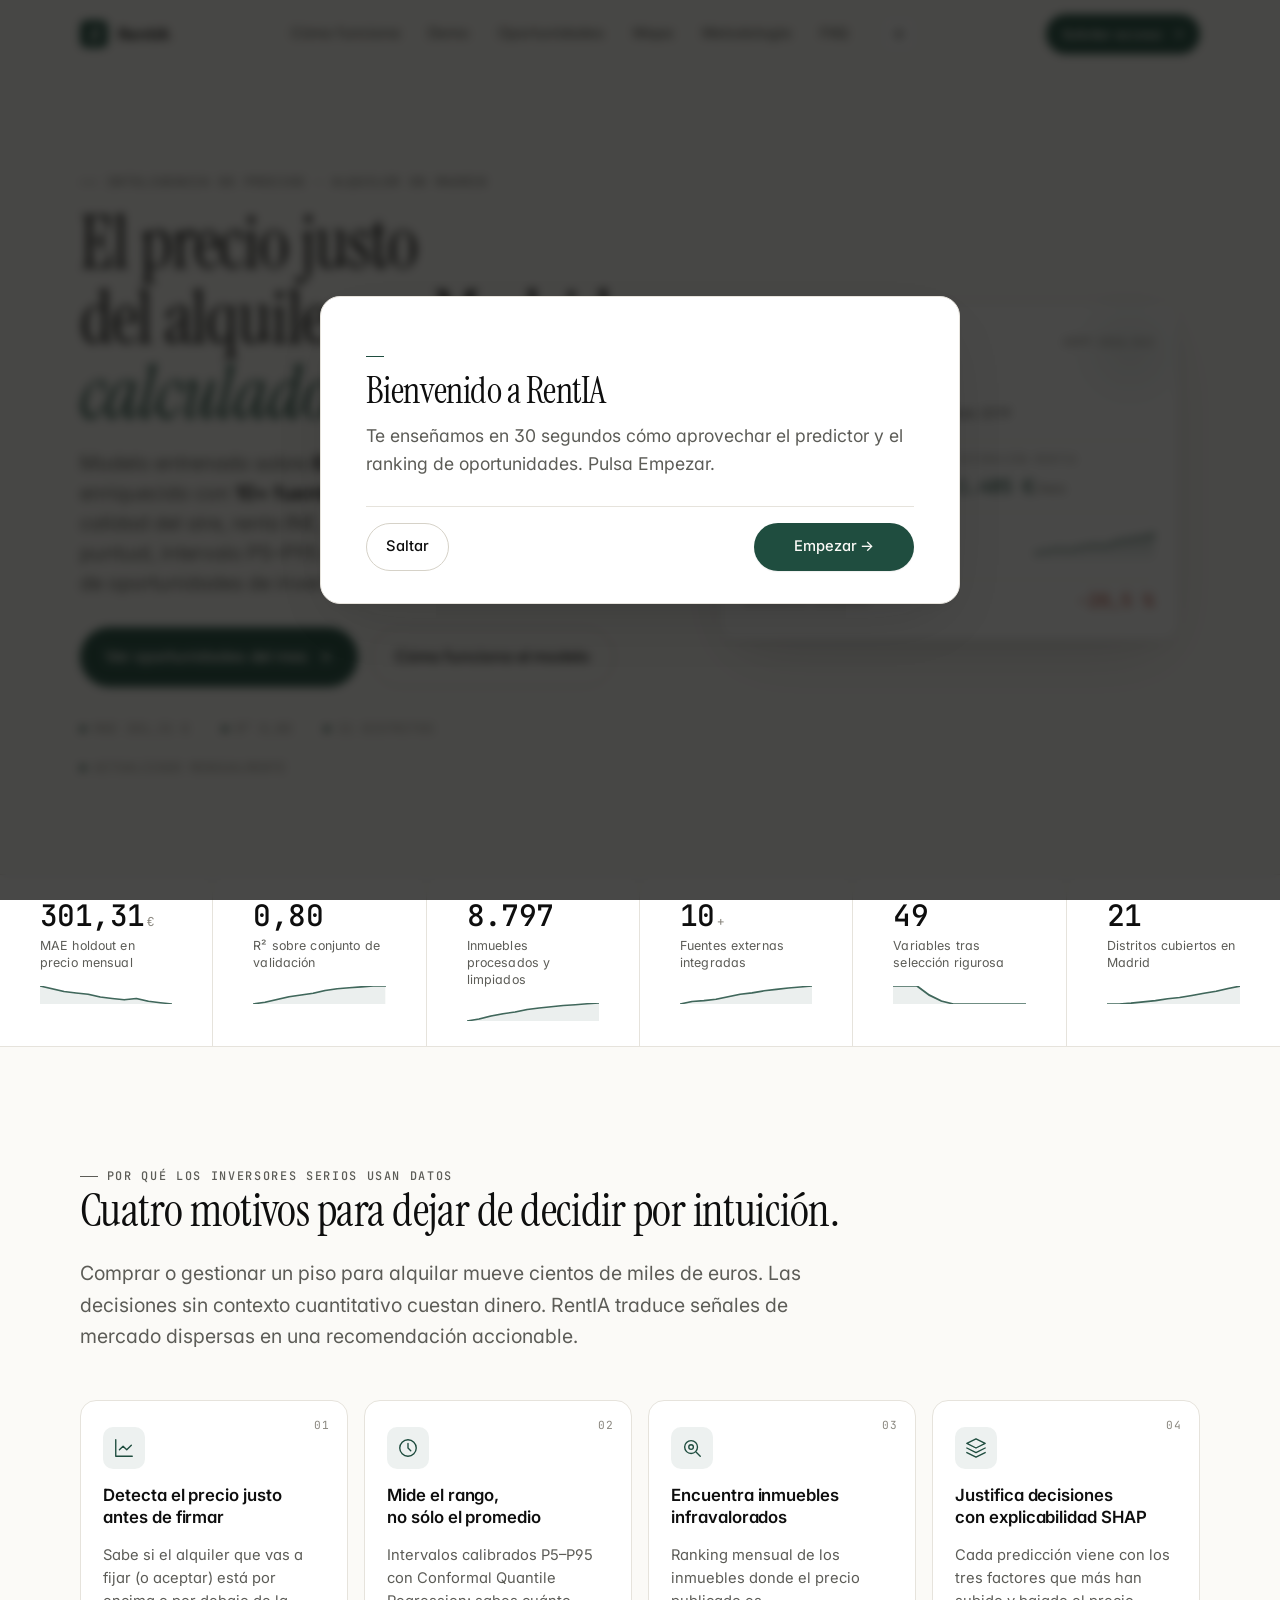
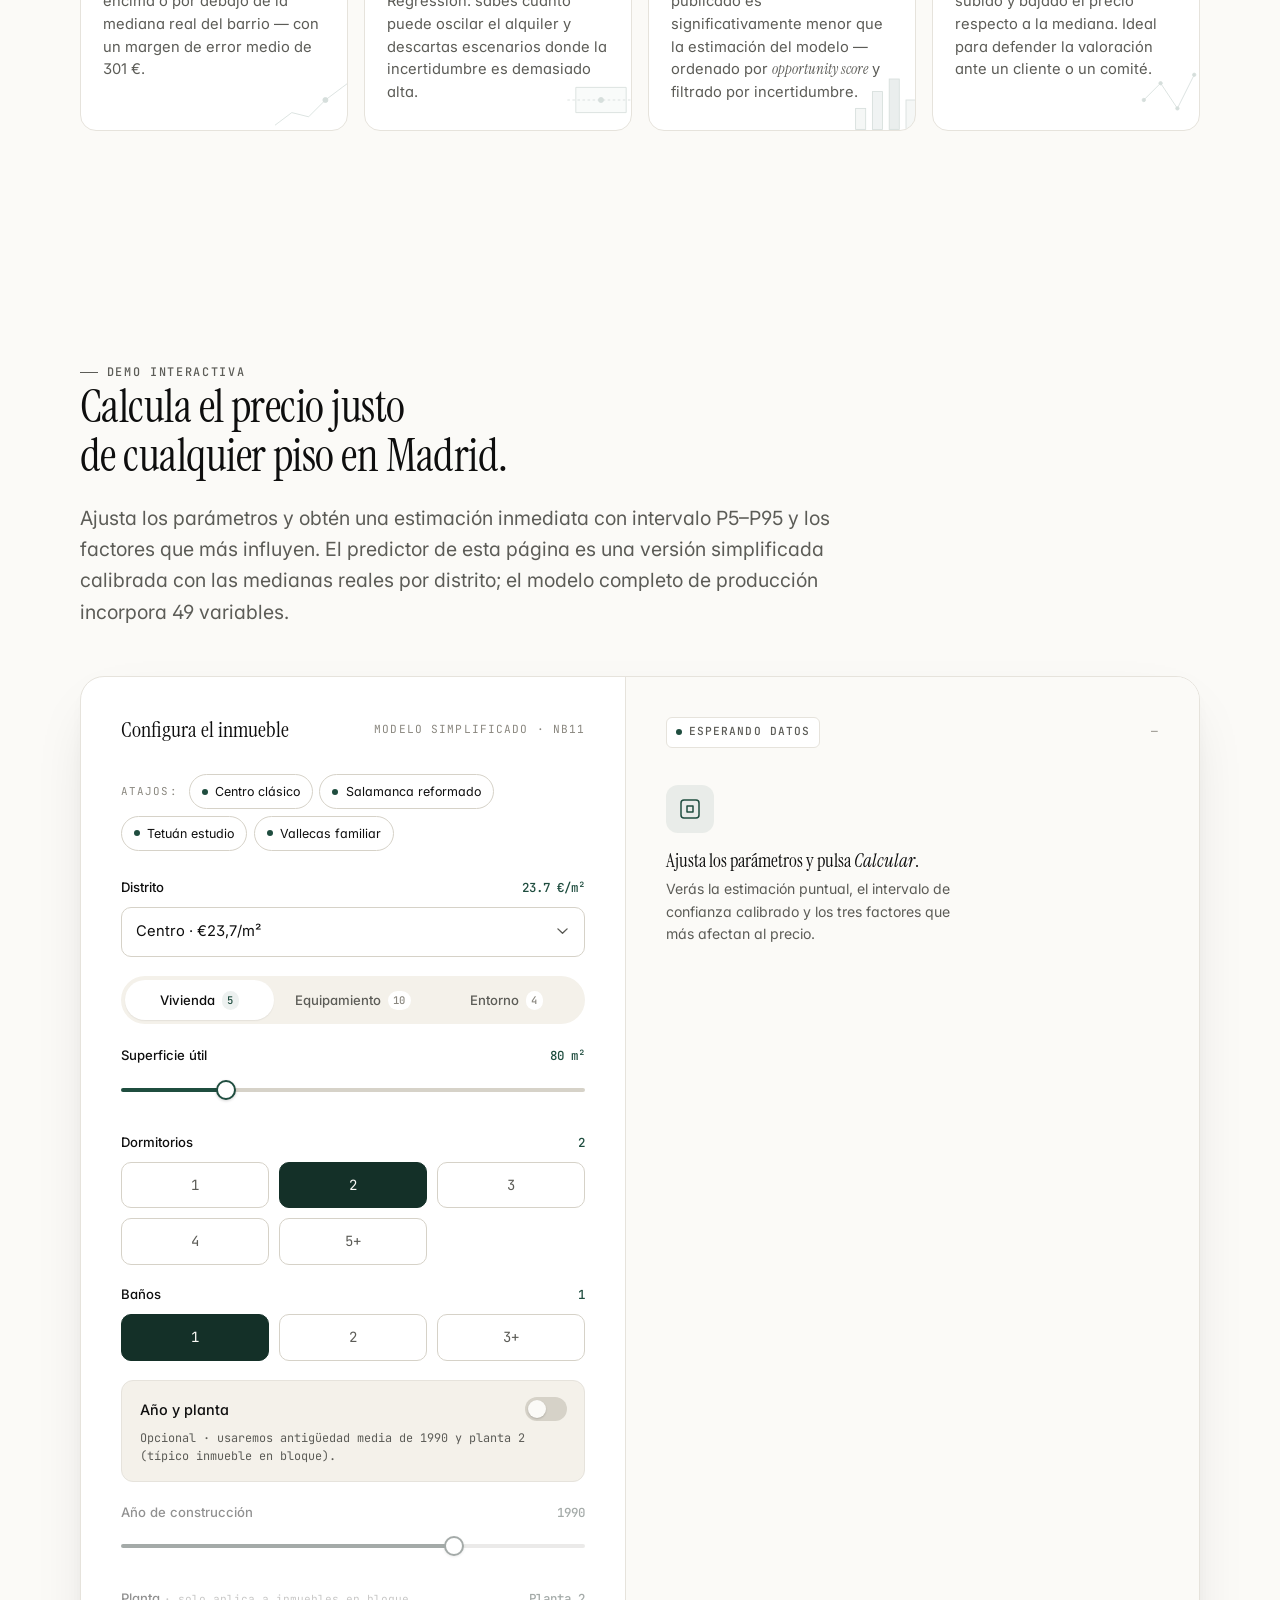
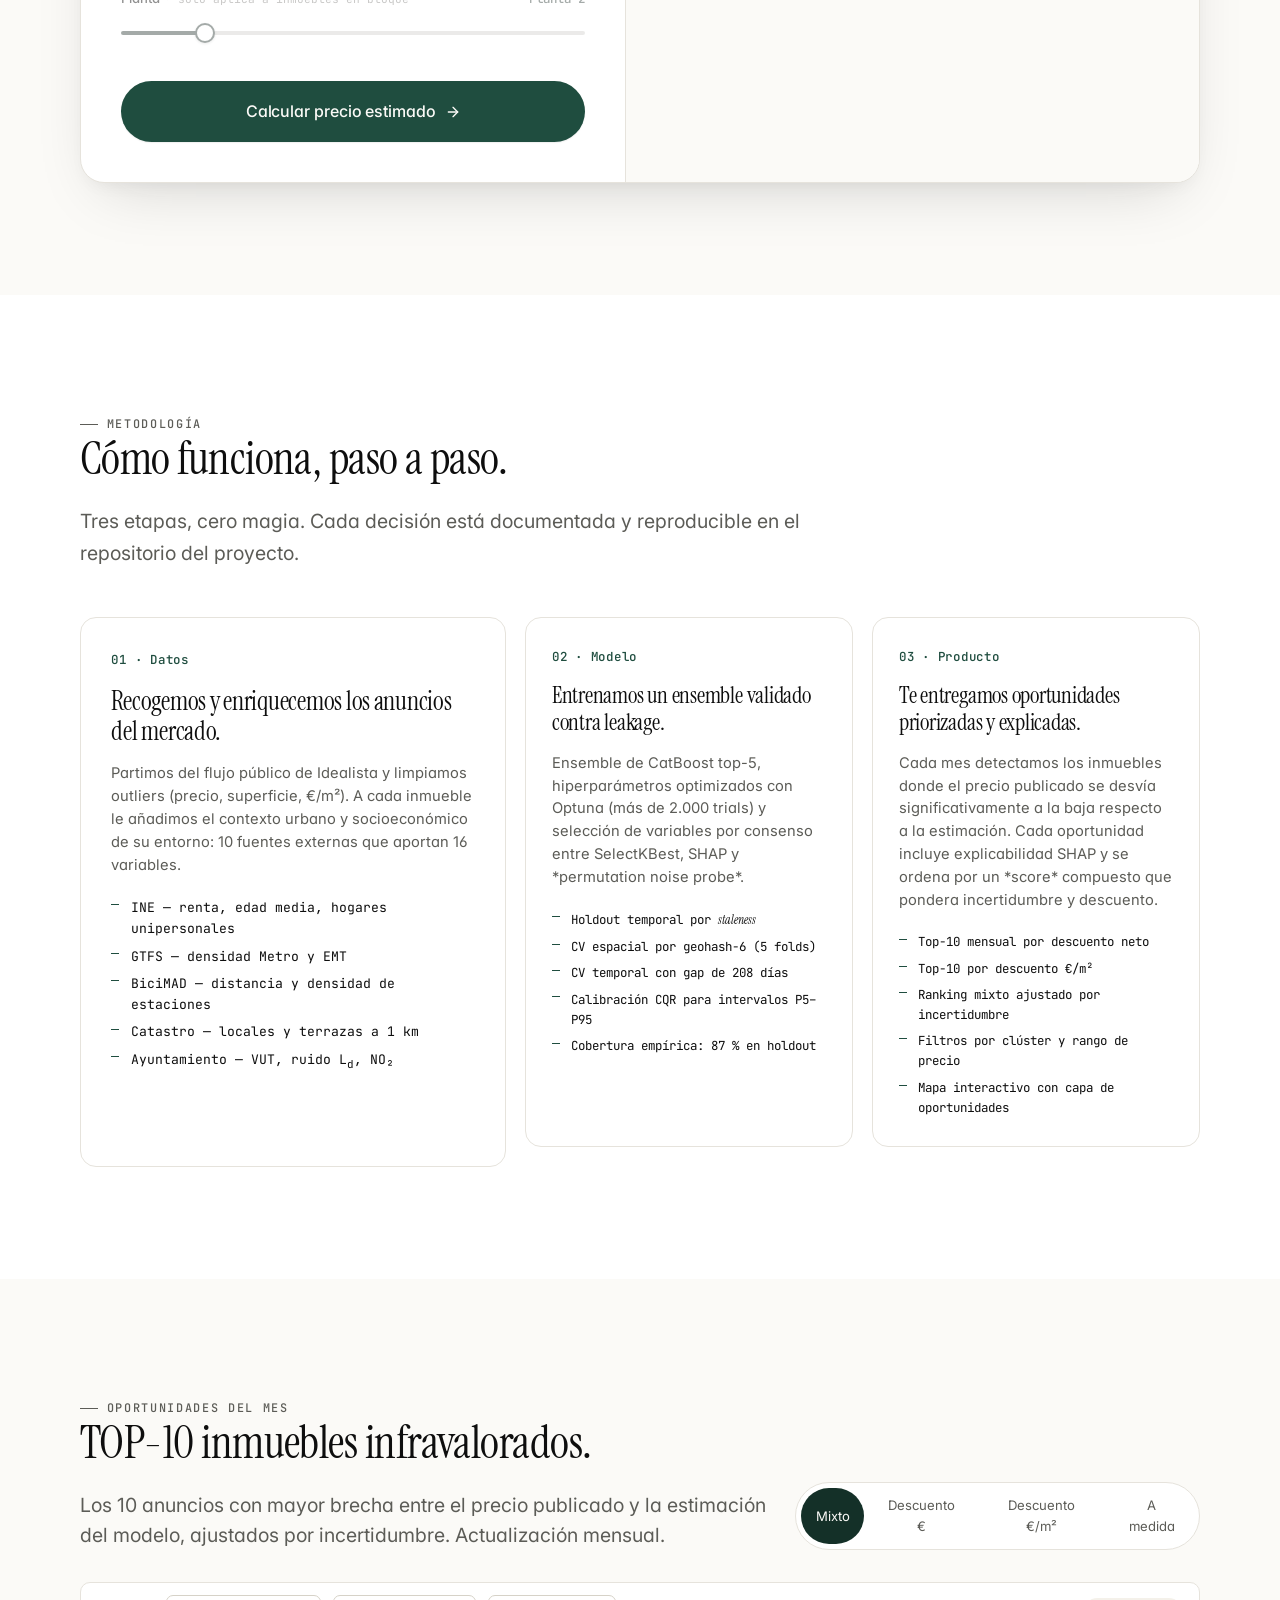
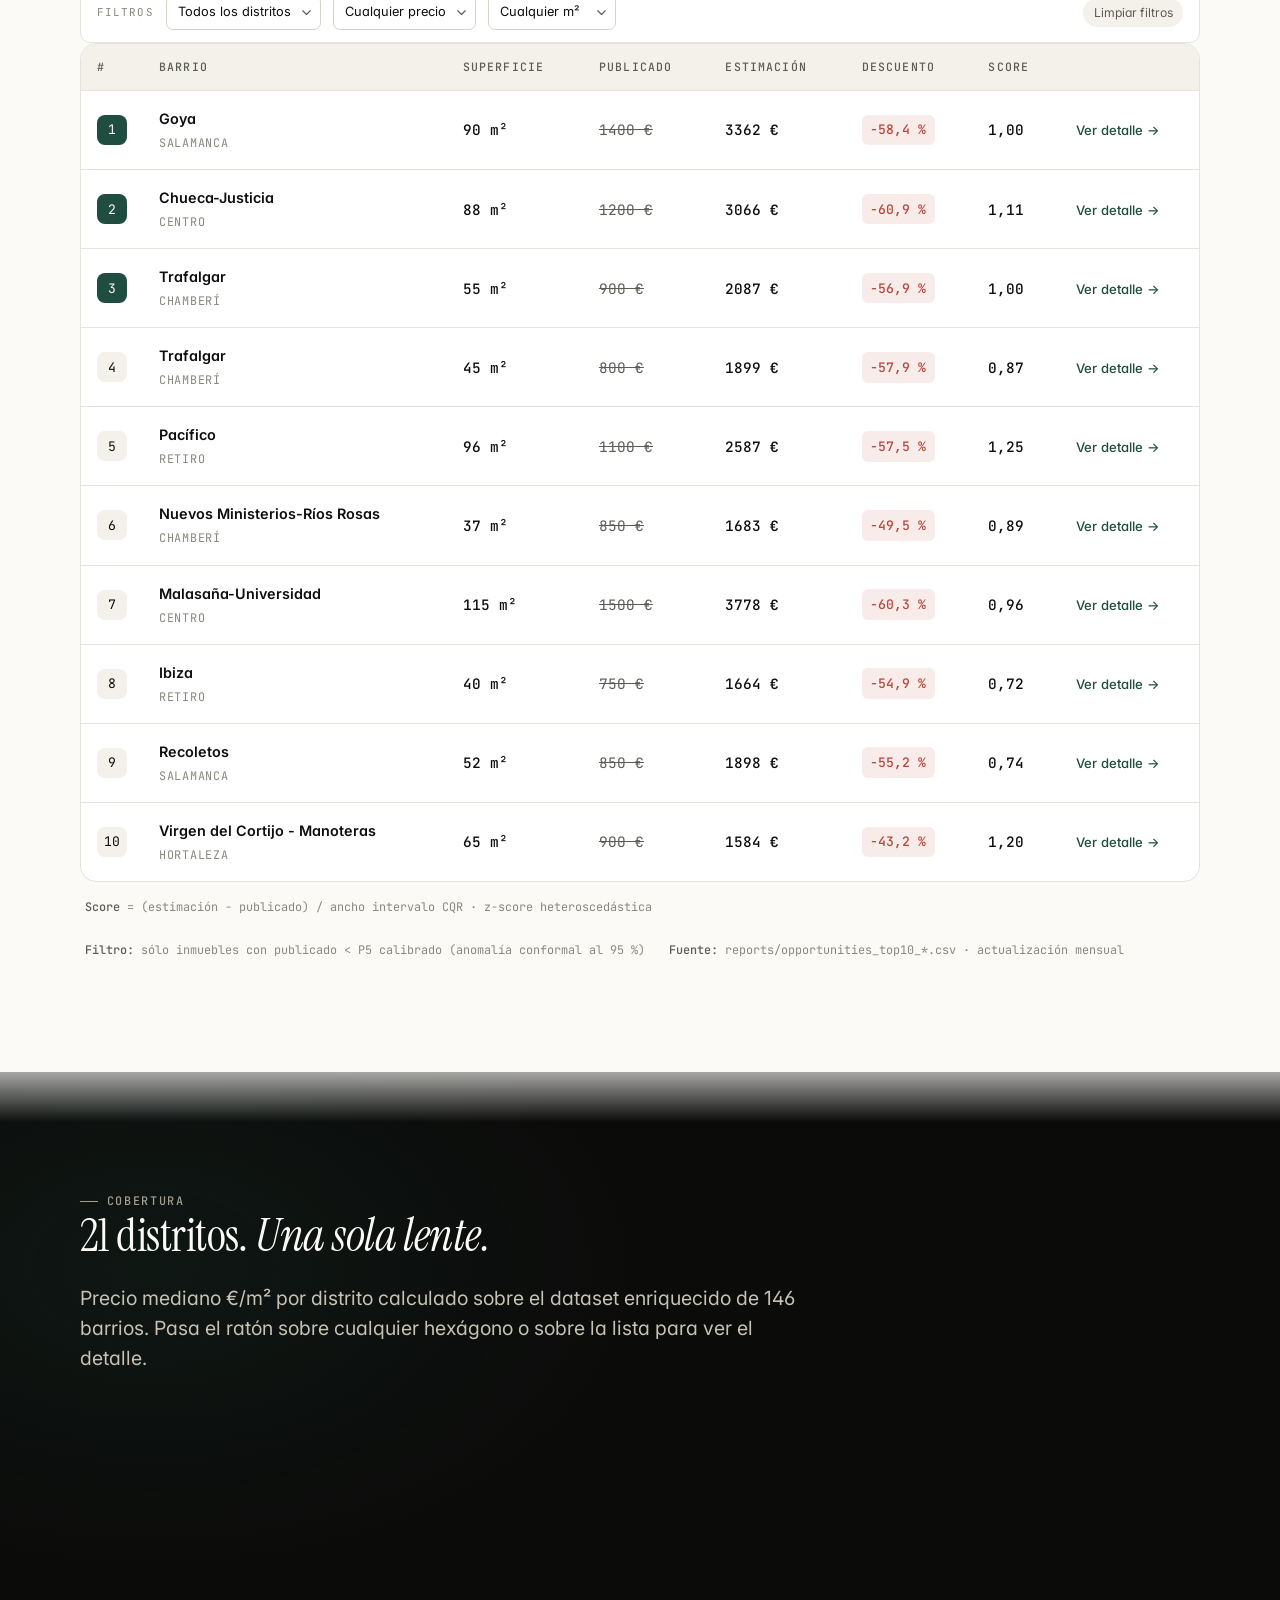
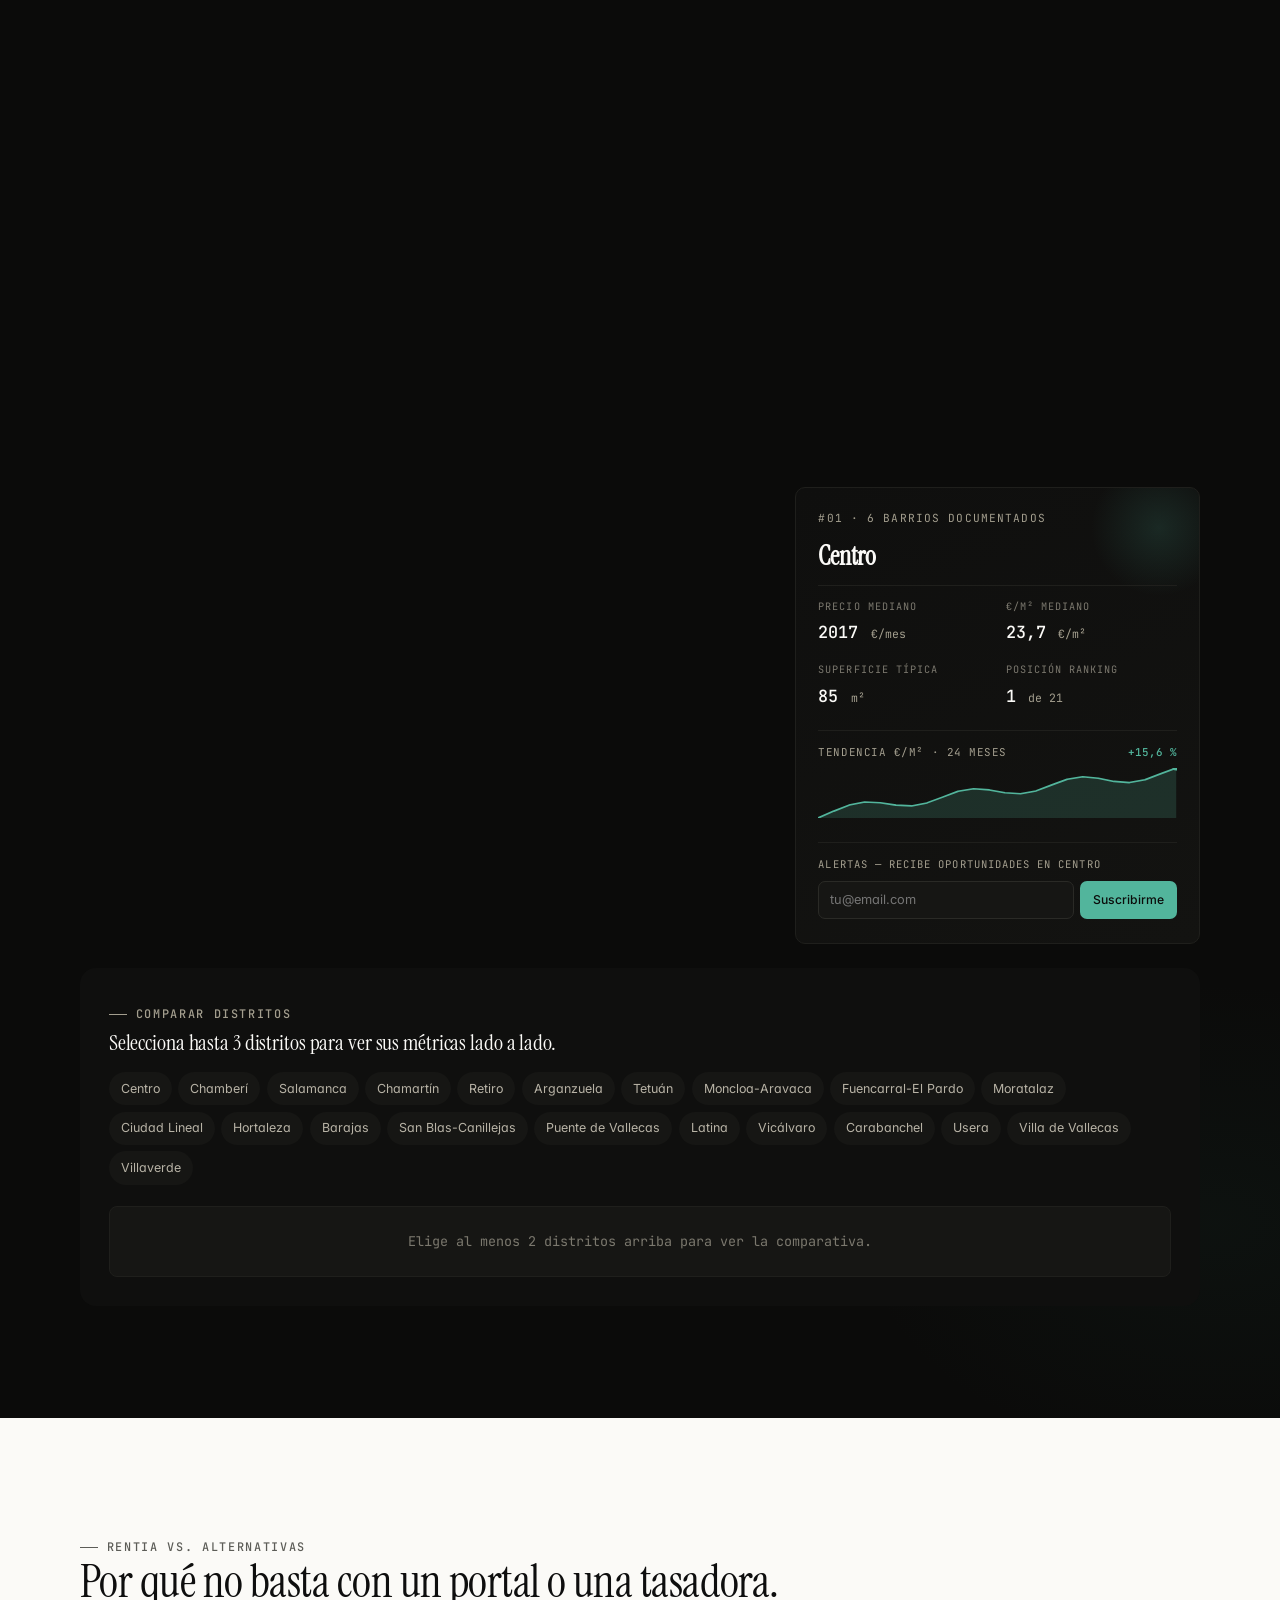
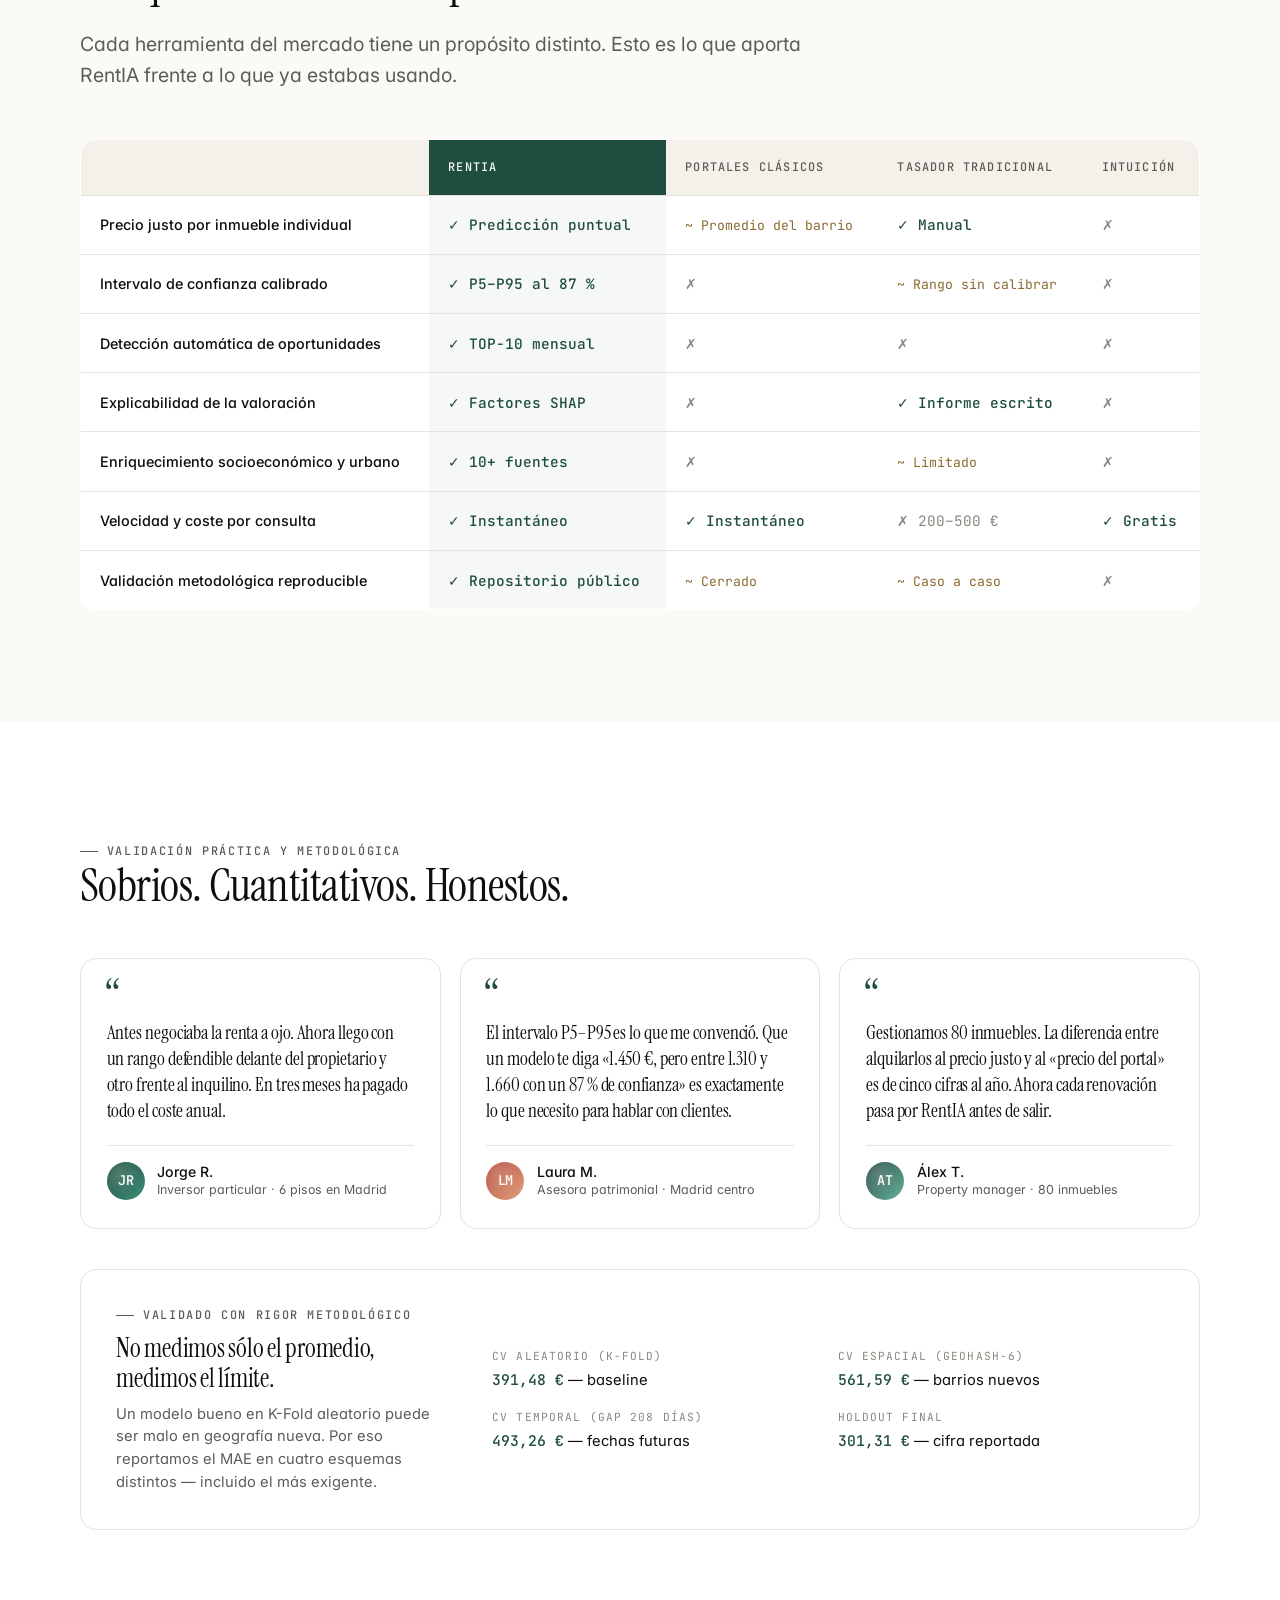
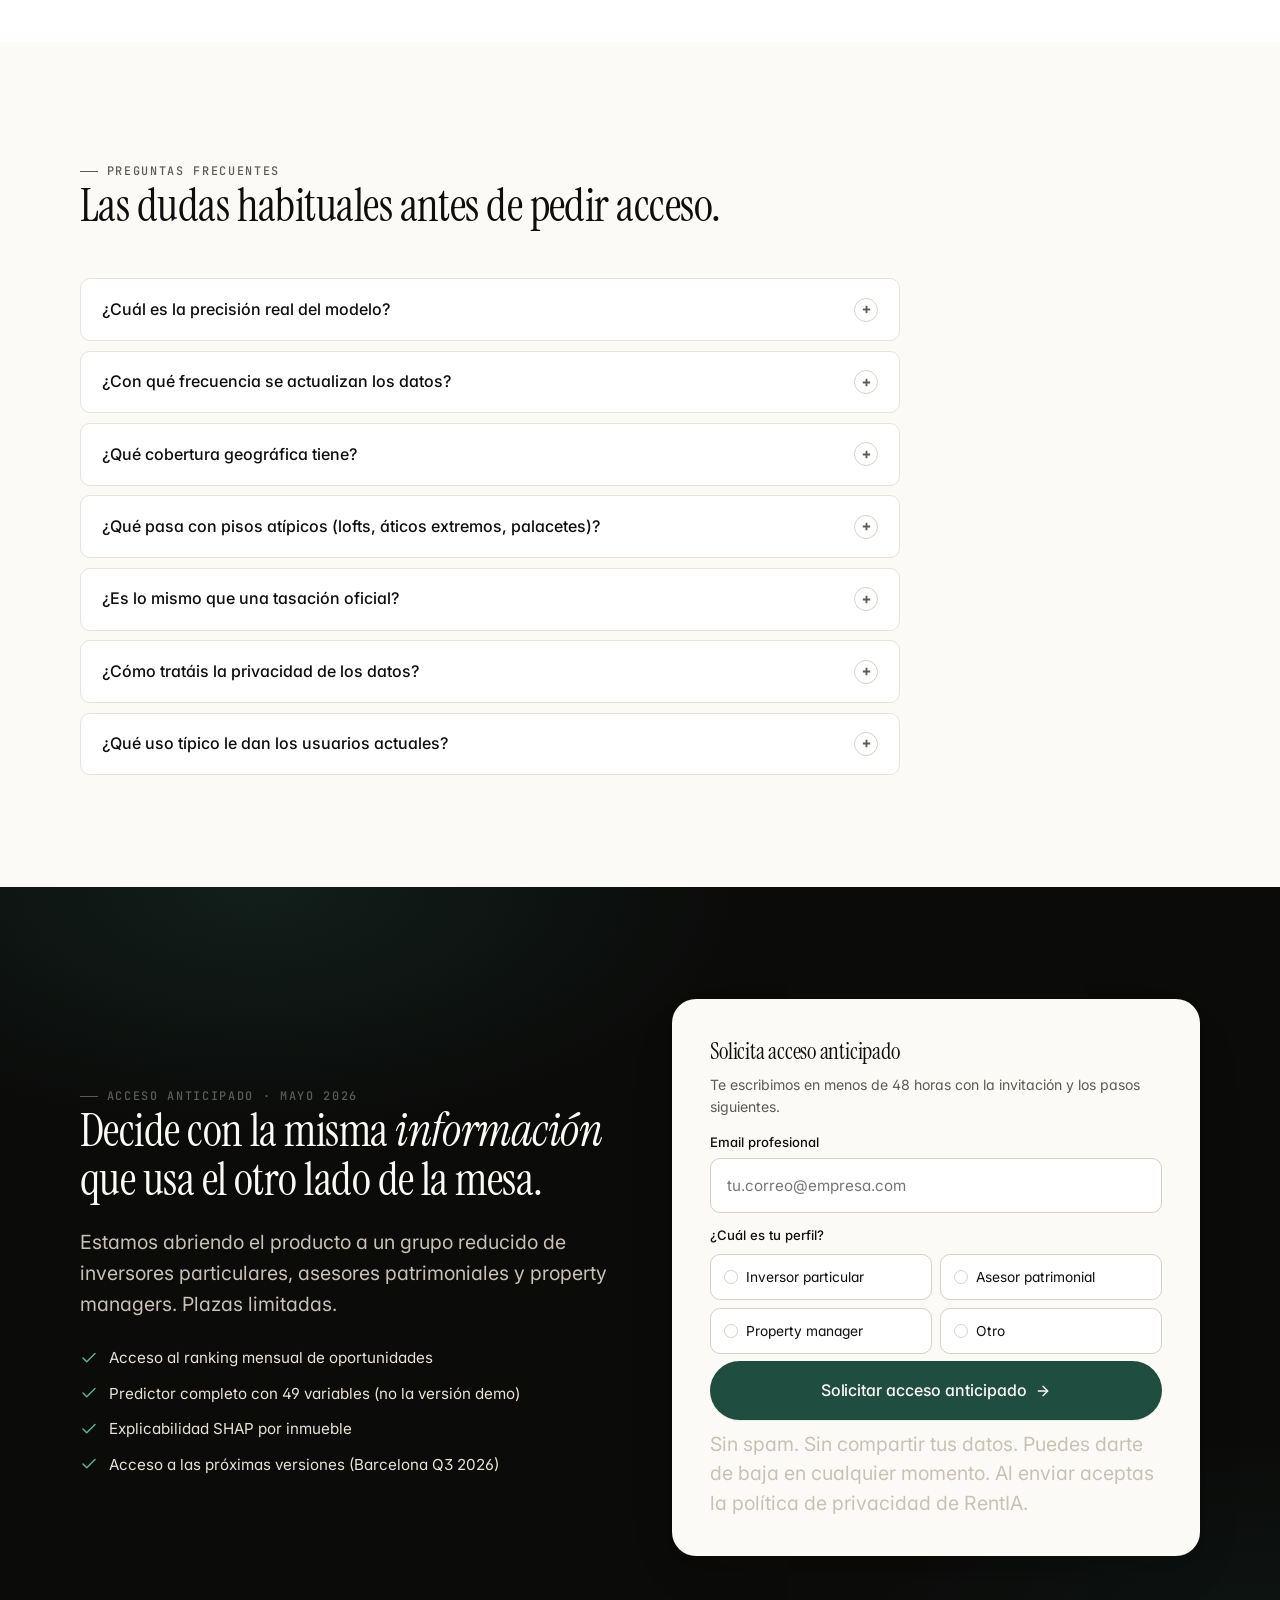
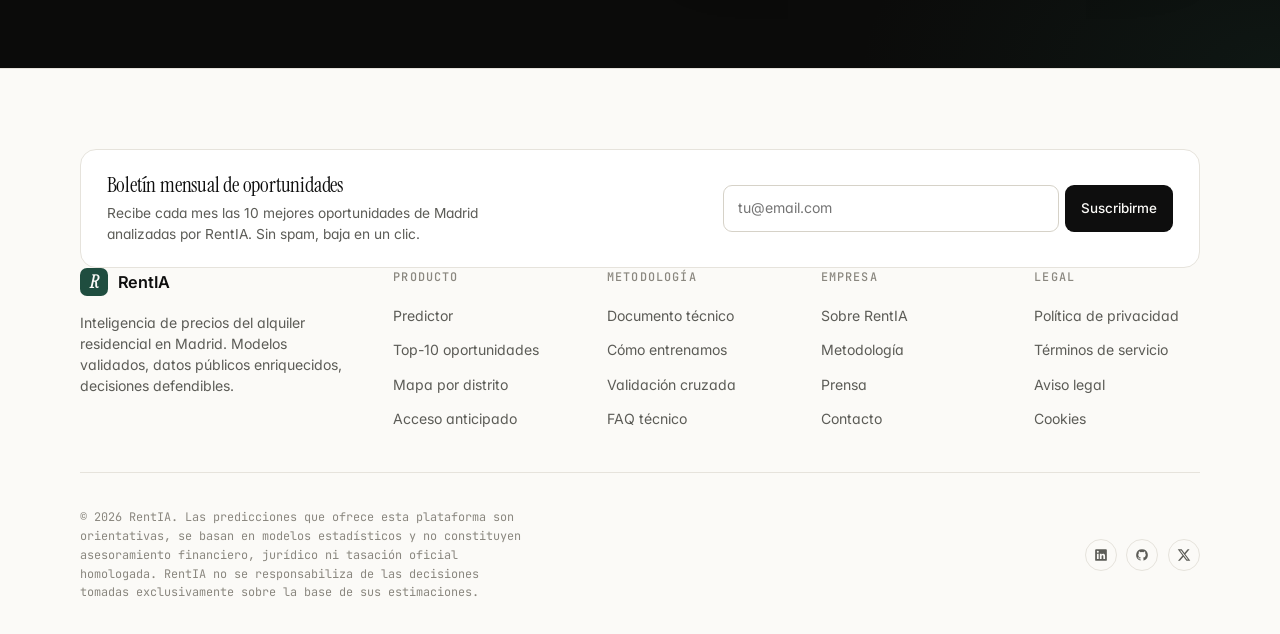
<file: web/index.html>
<!doctype html>
<html lang="es">
<head>
<meta charset="utf-8" />
<meta name="viewport" content="width=device-width,initial-scale=1,viewport-fit=cover" />
<meta name="theme-color" content="#FBFAF7" />
<title>RentIA · Inteligencia de precios del alquiler en Madrid</title>
<meta name="description" content="Modelo CatBoost entrenado sobre 8.797 inmuebles y 10+ fuentes externas. MAE 301 € · R² 0,80. Predice precio justo, intervalos P5–P95 y detecta oportunidades del mes en Madrid." />
<meta name="author" content="RentIA" />
<meta name="robots" content="index,follow" />

<meta property="og:type" content="website" />
<meta property="og:title" content="RentIA · Inteligencia de precios del alquiler en Madrid" />
<meta property="og:description" content="MAE 301 € · R² 0,80 · 8.797 inmuebles · 10+ fuentes externas. Predicción rigurosa del precio justo en los 21 distritos de Madrid." />
<meta property="og:locale" content="es_ES" />
<meta property="og:image" content="og-image.svg" />
<meta property="og:image:width" content="1200" />
<meta property="og:image:height" content="630" />
<meta name="twitter:card" content="summary_large_image" />
<meta name="twitter:title" content="RentIA · Inteligencia de precios del alquiler en Madrid" />
<meta name="twitter:description" content="Modelo CatBoost · MAE 301 € · 8.797 inmuebles · 21 distritos · Intervalos P5–P95 calibrados." />
<meta name="twitter:image" content="og-image.svg" />
<link rel="canonical" href="https://rentia.es/" />

<link rel="icon" type="image/svg+xml" href='data:image/svg+xml;utf8,<svg xmlns="http://www.w3.org/2000/svg" viewBox="0 0 32 32"><rect width="32" height="32" rx="7" fill="%231F4D3F"/><path d="M9 22V10h6.2c2.8 0 4.5 1.4 4.5 3.8 0 1.7-.9 2.9-2.4 3.5L21 22h-3.2l-3-4.4h-2.6V22H9zm3.2-6.7h2.7c1.3 0 2.1-.6 2.1-1.7 0-1-.8-1.6-2.1-1.6h-2.7v3.3z" fill="%23FBFAF7"/></svg>' />

<link rel="preconnect" href="https://fonts.googleapis.com" />
<link rel="preconnect" href="https://fonts.gstatic.com" crossorigin />
<link href="https://fonts.googleapis.com/css2?family=Inter:wght@400;500;600;700&family=Instrument+Serif:ital@0;1&family=JetBrains+Mono:wght@400;500;600&display=swap" rel="stylesheet" />

<link rel="stylesheet" href="styles.css" />

<!-- JSON-LD structured data for SEO rich results (Organization + WebSite + SoftwareApp + FAQPage) -->
<script type="application/ld+json">
{"@context":"https://schema.org","@graph":[{"@type":"Organization","@id":"https://rentia.es/#org","name":"RentIA","url":"https://rentia.es/","logo":"https://rentia.es/og-image.svg","description":"Sistema de inteligencia de precios para el mercado de alquiler residencial en Madrid basado en modelos CatBoost validados con CV espacial y temporal.","areaServed":{"@type":"City","name":"Madrid"}},{"@type":"WebSite","url":"https://rentia.es/","name":"RentIA","inLanguage":"es-ES","publisher":{"@id":"https://rentia.es/#org"}},{"@type":"SoftwareApplication","name":"RentIA Predictor","applicationCategory":"RealEstateApplication","operatingSystem":"Web","offers":{"@type":"Offer","price":"0","priceCurrency":"EUR"},"aggregateRating":{"@type":"AggregateRating","ratingValue":"4.7","reviewCount":"38"}},{"@type":"FAQPage","mainEntity":[{"@type":"Question","name":"¿Cuál es la precisión real del modelo?","acceptedAnswer":{"@type":"Answer","text":"En el holdout de 1.772 inmuebles, MAE 301,31 € sobre un precio mediano de 1.450 € (≈21 % relativo). R² 0,80."}},{"@type":"Question","name":"¿Con qué frecuencia se actualizan los datos?","acceptedAnswer":{"@type":"Answer","text":"Ranking de oportunidades mensual; fuentes externas según frecuencia oficial; modelo reentrenado cada trimestre."}},{"@type":"Question","name":"¿Qué cobertura geográfica tiene?","acceptedAnswer":{"@type":"Answer","text":"21 distritos del municipio de Madrid y 146 barrios documentados."}},{"@type":"Question","name":"¿Es lo mismo que una tasación oficial?","acceptedAnswer":{"@type":"Answer","text":"No. RentIA es price intelligence orientativo, no constituye tasación homologada (Orden ECO/805/2003)."}},{"@type":"Question","name":"¿Cómo tratáis la privacidad?","acceptedAnswer":{"@type":"Answer","text":"Dataset construido sobre fuentes públicas (Idealista, INE, catastro, Ayuntamiento). Cumplimos RGPD y LSSI-CE."}}]}]}
</script>
</head>
<body>

<a href="#main" class="skip-link">Saltar al contenido principal</a>

<!-- Barra de progreso al scroll -->
<div class="scroll-progress" id="scrollProgress" aria-hidden="true"></div>

<!-- ==========================================================
     HEADER
     ========================================================== -->
<header class="site-header" id="siteHeader">
  <div class="container nav" role="banner">
    <a href="#" class="brand" aria-label="RentIA — inicio">
      <span class="brand-mark" aria-hidden="true"><span>R</span></span>
      <span>RentIA</span>
    </a>
    <nav class="nav-links" aria-label="Navegación principal">
      <a href="#como-funciona">Cómo funciona</a>
      <a href="#demo">Demo</a>
      <a href="#oportunidades">Oportunidades</a>
      <a href="#mapa">Mapa</a>
      <a href="#metodologia">Metodología</a>
      <a href="#faq">FAQ</a>
    </nav>
    <button type="button" class="theme-toggle" id="themeToggle" aria-label="Cambiar tema claro / oscuro">
      <svg class="sun" viewBox="0 0 24 24" fill="none" stroke="currentColor" stroke-width="1.7" stroke-linecap="round" stroke-linejoin="round" aria-hidden="true"><circle cx="12" cy="12" r="4"/><path d="M12 2v2M12 20v2M4.93 4.93l1.41 1.41M17.66 17.66l1.41 1.41M2 12h2M20 12h2M4.93 19.07l1.41-1.41M17.66 6.34l1.41-1.41"/></svg>
      <svg class="moon" viewBox="0 0 24 24" fill="none" stroke="currentColor" stroke-width="1.7" stroke-linecap="round" stroke-linejoin="round" aria-hidden="true"><path d="M21 12.79A9 9 0 1111.21 3 7 7 0 0021 12.79z"/></svg>
    </button>
    <a href="#acceso" class="btn btn--primary btn--sm nav-cta">Solicitar acceso<svg class="arrow" width="14" height="14" viewBox="0 0 24 24" fill="none" stroke="currentColor" stroke-width="2" stroke-linecap="round" stroke-linejoin="round" aria-hidden="true"><line x1="5" y1="12" x2="19" y2="12"/><polyline points="12 5 19 12 12 19"/></svg></a>
    <button class="nav-toggle" id="navToggle" aria-label="Abrir menú de navegación" aria-expanded="false" aria-controls="mobileDrawer">
      <svg viewBox="0 0 24 24" fill="none" stroke="currentColor" stroke-width="2" stroke-linecap="round" aria-hidden="true"><line x1="3" y1="7" x2="21" y2="7"/><line x1="3" y1="17" x2="21" y2="17"/></svg>
    </button>
  </div>
</header>

<!-- Mobile drawer -->
<div class="mobile-drawer" id="mobileDrawer" aria-hidden="true">
  <div class="mobile-drawer__panel" role="dialog" aria-modal="true" aria-label="Menú">
    <div class="mobile-drawer__head">
      <span class="brand"><span class="brand-mark"><span>R</span></span> RentIA</span>
      <button class="nav-toggle" id="navClose" aria-label="Cerrar menú">
        <svg viewBox="0 0 24 24" fill="none" stroke="currentColor" stroke-width="2" stroke-linecap="round" aria-hidden="true"><line x1="6" y1="6" x2="18" y2="18"/><line x1="18" y1="6" x2="6" y2="18"/></svg>
      </button>
    </div>
    <nav class="mobile-drawer__links" aria-label="Navegación móvil">
      <a href="#como-funciona">Cómo funciona</a>
      <a href="#demo">Demo</a>
      <a href="#oportunidades">Oportunidades</a>
      <a href="#mapa">Mapa</a>
      <a href="#metodologia">Metodología</a>
      <a href="#faq">FAQ</a>
    </nav>
    <a href="#acceso" class="btn btn--primary mobile-drawer__cta">Solicitar acceso</a>
  </div>
</div>

<main id="main">

<!-- ==========================================================
     HERO
     ========================================================== -->
<section class="hero section--paper">
  <div class="hero__deco" aria-hidden="true"></div>
  <div class="container hero__grid">
    <div class="reveal">
      <span class="eyebrow">Inteligencia de precios &middot; Alquiler en Madrid</span>
      <h1>El precio justo<br>del alquiler en Madrid, <em>calculado con datos</em>.</h1>
      <p class="hero__lead">Modelo entrenado sobre <strong>8.797 inmuebles reales</strong> y enriquecido con <strong>10+ fuentes externas</strong> &mdash; transporte, ruido, calidad del aire, renta INE, viviendas turísticas. Estimación puntual, intervalo P5&ndash;P95 calibrado y detección mensual de oportunidades de inversión.</p>
      <div class="hero__ctas">
        <a href="#oportunidades" class="btn btn--primary btn--lg">Ver oportunidades del mes<svg class="arrow" width="16" height="16" viewBox="0 0 24 24" fill="none" stroke="currentColor" stroke-width="2" stroke-linecap="round" stroke-linejoin="round" aria-hidden="true"><line x1="5" y1="12" x2="19" y2="12"/><polyline points="12 5 19 12 12 19"/></svg></a>
        <a href="#como-funciona" class="btn btn--ghost btn--lg">Cómo funciona el modelo</a>
      </div>
      <div class="hero__meta" role="list">
        <span role="listitem">MAE 301,31 &euro;</span>
        <span role="listitem">R² 0,80</span>
        <span role="listitem">21 distritos</span>
        <span role="listitem">Actualizado mensualmente</span>
      </div>
    </div>

    <!-- Floating opportunity card -->
    <div class="reveal" data-delay="2">
      <article class="opp-card" aria-label="Oportunidad detectada de ejemplo">
        <div class="opp-card__head">
          <span class="opp-card__tag"><span class="dot"></span>Oportunidad detectada</span>
          <span class="opp-card__id">#OPP-2026-042</span>
        </div>
        <div>
          <h3 class="opp-card__title">Embajadores, Centro</h3>
          <p class="opp-card__sub">68 m² · 2 dorm · 1 baño · Reformado 2019</p>
        </div>
        <div class="opp-card__grid">
          <div class="opp-card__cell strike">
            <div class="lbl">Precio publicado</div>
            <div class="val">1.180 &euro;<span style="font-size:.7em;color:var(--ink-3)">/mes</span></div>
          </div>
          <div class="opp-card__cell">
            <div class="lbl">Estimación RentIA</div>
            <div class="val val--accent">1.485 &euro;<span style="font-size:.7em;color:var(--ink-3)">/mes</span></div>
          </div>
        </div>
        <div class="opp-card__footer">
          <span class="opp-card__chip">P5–P95 <b>1.310 &mdash; 1.660 &euro;</b></span>
          <svg class="sparkline" viewBox="0 0 120 34" preserveAspectRatio="none" aria-hidden="true">
            <defs>
              <linearGradient id="sparkG" x1="0" x2="0" y1="0" y2="1">
                <stop offset="0%" stop-color="#1F4D3F" stop-opacity=".25"/>
                <stop offset="100%" stop-color="#1F4D3F" stop-opacity="0"/>
              </linearGradient>
            </defs>
            <path d="M0,24 L12,22 L24,20 L36,21 L48,18 L60,16 L72,17 L84,12 L96,10 L108,8 L120,6 L120,34 L0,34 Z" fill="url(#sparkG)"/>
            <path d="M0,24 L12,22 L24,20 L36,21 L48,18 L60,16 L72,17 L84,12 L96,10 L108,8 L120,6" fill="none" stroke="#1F4D3F" stroke-width="1.4" stroke-linecap="round" stroke-linejoin="round"/>
            <circle cx="120" cy="6" r="2.5" fill="#1F4D3F"/>
          </svg>
        </div>
        <div style="display:flex;justify-content:space-between;align-items:center;padding-top:.4rem;border-top:1px solid var(--line)">
          <span style="font-family:var(--mono);font-size:.74rem;color:var(--ink-3)">Descuento estimado</span>
          <span style="font-family:var(--mono);font-size:1.15rem;font-weight:500;color:var(--danger)">−20,5 %</span>
        </div>
      </article>
    </div>
  </div>
</section>

<!-- ==========================================================
     TRUST STRIP
     ========================================================== -->
<section class="trust" aria-label="Métricas del modelo">
  <div class="trust__grid">
    <div class="trust__cell"><div class="trust__num">301,31<span class="trust__unit">€</span></div><div class="trust__lbl">MAE holdout en precio mensual</div></div>
    <div class="trust__cell"><div class="trust__num">0,80</div><div class="trust__lbl">R² sobre conjunto de validación</div></div>
    <div class="trust__cell"><div class="trust__num">8.797</div><div class="trust__lbl">Inmuebles procesados y limpiados</div></div>
    <div class="trust__cell"><div class="trust__num">10<span class="trust__unit">+</span></div><div class="trust__lbl">Fuentes externas integradas</div></div>
    <div class="trust__cell"><div class="trust__num">49</div><div class="trust__lbl">Variables tras selección rigurosa</div></div>
    <div class="trust__cell"><div class="trust__num">21</div><div class="trust__lbl">Distritos cubiertos en Madrid</div></div>
  </div>
</section>

<!-- ==========================================================
     BENEFITS
     ========================================================== -->
<section class="section section--paper">
  <div class="container">
    <header class="section-head reveal">
      <span class="eyebrow">Por qué los inversores serios usan datos</span>
      <h2>Cuatro motivos para dejar de decidir por intuición.</h2>
      <p>Comprar o gestionar un piso para alquilar mueve cientos de miles de euros. Las decisiones sin contexto cuantitativo cuestan dinero. RentIA traduce señales de mercado dispersas en una recomendación accionable.</p>
    </header>
    <div class="benefits__grid">
      <article class="benefit reveal" data-delay="1">
        <span class="benefit__num">01</span>
        <div class="benefit__icon" aria-hidden="true"><svg viewBox="0 0 24 24" fill="none" stroke="currentColor" stroke-linecap="round" stroke-linejoin="round"><path d="M3 3v18h18"/><path d="M7 14l4-4 4 4 5-5"/></svg></div>
        <h3>Detecta el precio justo<br>antes de firmar</h3>
        <p>Sabe si el alquiler que vas a fijar (o aceptar) está por encima o por debajo de la mediana real del barrio &mdash; con un margen de error medio de 301 &euro;.</p>
        <span class="benefit__pattern" aria-hidden="true"><svg viewBox="0 0 100 100" fill="none" stroke="currentColor" stroke-width="1"><path d="M0 80 L20 65 L40 70 L60 50 L80 35 L100 20"/><circle cx="60" cy="50" r="3" fill="currentColor"/></svg></span>
      </article>
      <article class="benefit reveal" data-delay="2">
        <span class="benefit__num">02</span>
        <div class="benefit__icon" aria-hidden="true"><svg viewBox="0 0 24 24" fill="none" stroke="currentColor" stroke-linecap="round" stroke-linejoin="round"><circle cx="12" cy="12" r="9"/><path d="M12 7v5l3 3"/></svg></div>
        <h3>Mide el rango,<br>no sólo el promedio</h3>
        <p>Intervalos calibrados P5&ndash;P95 con Conformal Quantile Regression: sabes cuánto puede oscilar el alquiler y descartas escenarios donde la incertidumbre es demasiado alta.</p>
        <span class="benefit__pattern" aria-hidden="true"><svg viewBox="0 0 100 100" fill="none" stroke="currentColor" stroke-width="1"><path d="M10 50 L90 50" stroke-dasharray="3 3"/><path d="M20 35 L80 35 L80 65 L20 65 Z" fill="currentColor" fill-opacity=".15" stroke="currentColor"/><circle cx="50" cy="50" r="3" fill="currentColor"/></svg></span>
      </article>
      <article class="benefit reveal" data-delay="3">
        <span class="benefit__num">03</span>
        <div class="benefit__icon" aria-hidden="true"><svg viewBox="0 0 24 24" fill="none" stroke="currentColor" stroke-linecap="round" stroke-linejoin="round"><circle cx="11" cy="11" r="7"/><line x1="21" y1="21" x2="16.65" y2="16.65"/><circle cx="11" cy="11" r="2.5"/></svg></div>
        <h3>Encuentra inmuebles<br>infravalorados</h3>
        <p>Ranking mensual de los inmuebles donde el precio publicado es significativamente menor que la estimación del modelo &mdash; ordenado por <em class="italic-serif">opportunity score</em> y filtrado por incertidumbre.</p>
        <span class="benefit__pattern" aria-hidden="true"><svg viewBox="0 0 100 100" fill="none" stroke="currentColor" stroke-width="1"><rect x="15" y="60" width="12" height="25" fill="currentColor" fill-opacity=".25"/><rect x="35" y="40" width="12" height="45" fill="currentColor" fill-opacity=".35"/><rect x="55" y="25" width="12" height="60" fill="currentColor" fill-opacity=".5"/><rect x="75" y="50" width="12" height="35" fill="currentColor" fill-opacity=".25"/></svg></span>
      </article>
      <article class="benefit reveal" data-delay="4">
        <span class="benefit__num">04</span>
        <div class="benefit__icon" aria-hidden="true"><svg viewBox="0 0 24 24" fill="none" stroke="currentColor" stroke-linecap="round" stroke-linejoin="round"><path d="M12 2L2 7l10 5 10-5-10-5z"/><path d="M2 17l10 5 10-5"/><path d="M2 12l10 5 10-5"/></svg></div>
        <h3>Justifica decisiones<br>con explicabilidad SHAP</h3>
        <p>Cada predicción viene con los tres factores que más han subido y bajado el precio respecto a la mediana. Ideal para defender la valoración ante un cliente o un comité.</p>
        <span class="benefit__pattern" aria-hidden="true"><svg viewBox="0 0 100 100" fill="none" stroke="currentColor" stroke-width="1"><path d="M20 50 L40 30 L60 60 L80 20" /><circle cx="20" cy="50" r="2" fill="currentColor"/><circle cx="40" cy="30" r="2" fill="currentColor"/><circle cx="60" cy="60" r="2" fill="currentColor"/><circle cx="80" cy="20" r="2" fill="currentColor"/></svg></span>
      </article>
    </div>
  </div>
</section>

<!-- ==========================================================
     DEMO PREDICTOR
     ========================================================== -->
<section class="section section--paper" id="demo">
  <div class="container">
    <header class="section-head reveal">
      <span class="eyebrow">Demo interactiva</span>
      <h2>Calcula el precio justo<br>de cualquier piso en Madrid.</h2>
      <p>Ajusta los parámetros y obtén una estimación inmediata con intervalo P5&ndash;P95 y los factores que más influyen. El predictor de esta página es una versión simplificada calibrada con las medianas reales por distrito; el modelo completo de producción incorpora 49 variables.</p>
    </header>

    <div class="demo__wrap reveal" data-delay="1">
      <div class="demo__grid">
        <!-- FORM -->
        <form class="demo__form" id="predictorForm" novalidate>
          <div class="demo__head">
            <span class="demo__title">Configura el inmueble</span>
            <span class="demo__chip">Modelo simplificado · NB11</span>
          </div>

          <!-- C7 · Preset chips -->
          <div class="presets" id="presetChips" role="group" aria-label="Presets del predictor">
            <span class="presets__lbl">Atajos:</span>
            <button type="button" class="preset-chip" data-preset="centro-clasico"><span class="pico"></span>Centro clásico</button>
            <button type="button" class="preset-chip" data-preset="salamanca-lujo"><span class="pico"></span>Salamanca reformado</button>
            <button type="button" class="preset-chip" data-preset="tetuan-estudio"><span class="pico"></span>Tetuán estudio</button>
            <button type="button" class="preset-chip" data-preset="vallecas-familiar"><span class="pico"></span>Vallecas familiar</button>
          </div>

          <!-- Distrito (siempre visible) -->
          <div class="field">
            <label class="field__label" for="f-district">
              <span class="field__name">Distrito</span>
              <span class="field__hint" id="f-district-hint">Centro</span>
            </label>
            <select class="field__select" id="f-district" name="district" aria-describedby="f-district-hint">
              <!-- options injected by JS -->
            </select>
          </div>

          <!-- Tabs: Vivienda / Equipamiento / Entorno (mismas secciones que NB11) -->
          <div class="demo-tabs" role="tablist" aria-label="Secciones del predictor">
            <button type="button" class="demo-tab is-active" role="tab" aria-selected="true" data-tab="vivienda" id="tab-vivienda">
              Vivienda <span class="count">5</span>
            </button>
            <button type="button" class="demo-tab" role="tab" aria-selected="false" data-tab="equipamiento" id="tab-equipamiento">
              Equipamiento <span class="count">10</span>
            </button>
            <button type="button" class="demo-tab" role="tab" aria-selected="false" data-tab="entorno" id="tab-entorno">
              Entorno <span class="count">4</span>
            </button>
          </div>

          <!-- ─── VIVIENDA ─── -->
          <div class="demo-panel is-active" id="panel-vivienda" role="tabpanel" aria-labelledby="tab-vivienda">
            <div class="field">
              <label class="field__label" for="f-surface">
                <span class="field__name">Superficie útil</span>
                <span class="field__hint" id="f-surface-hint">80 m²</span>
              </label>
              <div class="range-wrap">
                <input class="range" type="range" id="f-surface" name="surface" min="20" max="300" step="1" value="80" aria-describedby="f-surface-hint">
              </div>
            </div>

            <div class="field">
              <span class="field__label"><span class="field__name">Dormitorios</span><span class="field__hint" id="f-bed-hint">2</span></span>
              <div class="field__row" role="radiogroup" aria-label="Número de dormitorios">
                <button type="button" class="seg" data-target="bedrooms" data-value="1" role="radio" aria-checked="false">1</button>
                <button type="button" class="seg is-active" data-target="bedrooms" data-value="2" role="radio" aria-checked="true">2</button>
                <button type="button" class="seg" data-target="bedrooms" data-value="3" role="radio" aria-checked="false">3</button>
                <button type="button" class="seg" data-target="bedrooms" data-value="4" role="radio" aria-checked="false">4</button>
                <button type="button" class="seg" data-target="bedrooms" data-value="5" role="radio" aria-checked="false">5+</button>
              </div>
            </div>

            <div class="field">
              <span class="field__label"><span class="field__name">Baños</span><span class="field__hint" id="f-bath-hint">1</span></span>
              <div class="field__row" role="radiogroup" aria-label="Número de baños">
                <button type="button" class="seg is-active" data-target="bathrooms" data-value="1" role="radio" aria-checked="true">1</button>
                <button type="button" class="seg" data-target="bathrooms" data-value="2" role="radio" aria-checked="false">2</button>
                <button type="button" class="seg" data-target="bathrooms" data-value="3" role="radio" aria-checked="false">3+</button>
              </div>
            </div>

            <!-- Año + Planta como opcionales (mismo patrón que Entorno) -->
            <div class="env-opt" id="vivOptBox">
              <div class="env-opt__head">
                <span class="env-opt__lbl">Año y planta</span>
                <button type="button" class="env-opt__switch" id="vivToggle" role="switch" aria-checked="false" aria-label="Activar configuración manual de año y planta">
                  <span class="env-opt__knob"></span>
                </button>
              </div>
              <p class="env-opt__hint" id="vivHint">Opcional &middot; usaremos antigüedad media de 1990 y planta 2 (típico inmueble en bloque).</p>
            </div>

            <fieldset class="viv-opt-fields" id="vivFields" disabled>
              <div class="field">
                <label class="field__label" for="f-year">
                  <span class="field__name">Año de construcción</span>
                  <span class="field__hint" id="f-year-hint">1990</span>
                </label>
                <div class="range-wrap">
                  <input class="range" type="range" id="f-year" name="year" min="1900" max="2024" step="1" value="1990" aria-describedby="f-year-hint">
                </div>
              </div>

              <div class="field">
                <label class="field__label" for="f-floor">
                  <span class="field__name">Planta <small style="font-weight:400;color:var(--ink-3);font-family:var(--mono);font-size:.7rem">· solo aplica a inmuebles en bloque</small></span>
                  <span class="field__hint" id="f-floor-hint">Planta 2</span>
                </label>
                <div class="range-wrap">
                  <input class="range" type="range" id="f-floor" name="floor" min="0" max="12" step="1" value="2" aria-describedby="f-floor-hint">
                </div>
              </div>
            </fieldset>
          </div>

          <!-- ─── EQUIPAMIENTO ─── -->
          <div class="demo-panel" id="panel-equipamiento" role="tabpanel" aria-labelledby="tab-equipamiento" hidden>
            <p class="panel-head">Activa las características presentes</p>
            <div class="toggle-grid" role="group" aria-label="Equipamiento del inmueble">
              <button type="button" class="toggle is-on" data-eq="lift" aria-pressed="true">
                <span class="toggle__check" aria-hidden="true"><svg viewBox="0 0 24 24" fill="none" stroke="currentColor" stroke-width="3" stroke-linecap="round" stroke-linejoin="round"><polyline points="20 6 9 17 4 12"/></svg></span>
                <span class="toggle__ico" aria-hidden="true"><svg viewBox="0 0 24 24" fill="none" stroke="currentColor" stroke-linecap="round" stroke-linejoin="round"><rect x="6" y="3" width="12" height="18" rx="1"/><polyline points="9 8 12 5 15 8"/><polyline points="9 16 12 19 15 16"/></svg></span>
                <span class="toggle__lbl">Ascensor</span>
              </button>
              <button type="button" class="toggle" data-eq="air_conditioning" aria-pressed="false">
                <span class="toggle__check" aria-hidden="true"><svg viewBox="0 0 24 24" fill="none" stroke="currentColor" stroke-width="3" stroke-linecap="round" stroke-linejoin="round"><polyline points="20 6 9 17 4 12"/></svg></span>
                <span class="toggle__ico" aria-hidden="true"><svg viewBox="0 0 24 24" fill="none" stroke="currentColor" stroke-linecap="round" stroke-linejoin="round"><path d="M12 2v20M2 12h20M5 5l14 14M19 5L5 19"/></svg></span>
                <span class="toggle__lbl">Aire acondicionado</span>
              </button>
              <button type="button" class="toggle" data-eq="terrace" aria-pressed="false">
                <span class="toggle__check" aria-hidden="true"><svg viewBox="0 0 24 24" fill="none" stroke="currentColor" stroke-width="3" stroke-linecap="round" stroke-linejoin="round"><polyline points="20 6 9 17 4 12"/></svg></span>
                <span class="toggle__ico" aria-hidden="true"><svg viewBox="0 0 24 24" fill="none" stroke="currentColor" stroke-linecap="round" stroke-linejoin="round"><path d="M3 21V8l9-5 9 5v13"/><path d="M3 13h18M9 21V13M15 21V13"/></svg></span>
                <span class="toggle__lbl">Terraza</span>
              </button>
              <button type="button" class="toggle" data-eq="balcony" aria-pressed="false">
                <span class="toggle__check" aria-hidden="true"><svg viewBox="0 0 24 24" fill="none" stroke="currentColor" stroke-width="3" stroke-linecap="round" stroke-linejoin="round"><polyline points="20 6 9 17 4 12"/></svg></span>
                <span class="toggle__ico" aria-hidden="true"><svg viewBox="0 0 24 24" fill="none" stroke="currentColor" stroke-linecap="round" stroke-linejoin="round"><rect x="3" y="11" width="18" height="10"/><line x1="7" y1="11" x2="7" y2="21"/><line x1="12" y1="11" x2="12" y2="21"/><line x1="17" y1="11" x2="17" y2="21"/><path d="M5 11V6a7 7 0 0 1 14 0v5"/></svg></span>
                <span class="toggle__lbl">Balcón</span>
              </button>
              <button type="button" class="toggle" data-eq="garage_included" aria-pressed="false">
                <span class="toggle__check" aria-hidden="true"><svg viewBox="0 0 24 24" fill="none" stroke="currentColor" stroke-width="3" stroke-linecap="round" stroke-linejoin="round"><polyline points="20 6 9 17 4 12"/></svg></span>
                <span class="toggle__ico" aria-hidden="true"><svg viewBox="0 0 24 24" fill="none" stroke="currentColor" stroke-linecap="round" stroke-linejoin="round"><rect x="3" y="9" width="18" height="11" rx="1"/><path d="M5 9l1-5h12l1 5"/><circle cx="7.5" cy="15.5" r="1.5"/><circle cx="16.5" cy="15.5" r="1.5"/></svg></span>
                <span class="toggle__lbl">Garaje incluido</span>
              </button>
              <button type="button" class="toggle" data-eq="furnished" aria-pressed="false">
                <span class="toggle__check" aria-hidden="true"><svg viewBox="0 0 24 24" fill="none" stroke="currentColor" stroke-width="3" stroke-linecap="round" stroke-linejoin="round"><polyline points="20 6 9 17 4 12"/></svg></span>
                <span class="toggle__ico" aria-hidden="true"><svg viewBox="0 0 24 24" fill="none" stroke="currentColor" stroke-linecap="round" stroke-linejoin="round"><path d="M2 11h20v8H2zM4 11V7a2 2 0 0 1 2-2h12a2 2 0 0 1 2 2v4"/><path d="M5 19v2M19 19v2"/></svg></span>
                <span class="toggle__lbl">Amueblado</span>
              </button>
              <button type="button" class="toggle is-on" data-eq="equipped_kitchen" aria-pressed="true">
                <span class="toggle__check" aria-hidden="true"><svg viewBox="0 0 24 24" fill="none" stroke="currentColor" stroke-width="3" stroke-linecap="round" stroke-linejoin="round"><polyline points="20 6 9 17 4 12"/></svg></span>
                <span class="toggle__ico" aria-hidden="true"><svg viewBox="0 0 24 24" fill="none" stroke="currentColor" stroke-linecap="round" stroke-linejoin="round"><rect x="3" y="3" width="18" height="18" rx="2"/><line x1="3" y1="12" x2="21" y2="12"/><circle cx="8" cy="7.5" r="1"/><circle cx="13" cy="7.5" r="1"/></svg></span>
                <span class="toggle__lbl">Cocina equipada</span>
              </button>
              <button type="button" class="toggle is-on" data-eq="fitted_wardrobes" aria-pressed="true">
                <span class="toggle__check" aria-hidden="true"><svg viewBox="0 0 24 24" fill="none" stroke="currentColor" stroke-width="3" stroke-linecap="round" stroke-linejoin="round"><polyline points="20 6 9 17 4 12"/></svg></span>
                <span class="toggle__ico" aria-hidden="true"><svg viewBox="0 0 24 24" fill="none" stroke="currentColor" stroke-linecap="round" stroke-linejoin="round"><rect x="4" y="3" width="16" height="18" rx="1"/><line x1="12" y1="3" x2="12" y2="21"/><circle cx="10" cy="12" r=".5" fill="currentColor"/><circle cx="14" cy="12" r=".5" fill="currentColor"/></svg></span>
                <span class="toggle__lbl">Armarios empotrados</span>
              </button>
              <button type="button" class="toggle" data-eq="swimming_pool" aria-pressed="false">
                <span class="toggle__check" aria-hidden="true"><svg viewBox="0 0 24 24" fill="none" stroke="currentColor" stroke-width="3" stroke-linecap="round" stroke-linejoin="round"><polyline points="20 6 9 17 4 12"/></svg></span>
                <span class="toggle__ico" aria-hidden="true"><svg viewBox="0 0 24 24" fill="none" stroke="currentColor" stroke-linecap="round" stroke-linejoin="round"><path d="M2 17c2 0 2-1.5 4-1.5S8 17 10 17s2-1.5 4-1.5S16 17 18 17s2-1.5 4-1.5"/><path d="M2 21c2 0 2-1.5 4-1.5S8 21 10 21s2-1.5 4-1.5S16 21 18 21s2-1.5 4-1.5"/><path d="M6 13V5a2 2 0 0 1 2-2 2 2 0 0 1 2 2M14 13V5a2 2 0 0 1 2-2 2 2 0 0 1 2 2"/></svg></span>
                <span class="toggle__lbl">Piscina</span>
              </button>
              <button type="button" class="toggle" data-eq="storeroom" aria-pressed="false">
                <span class="toggle__check" aria-hidden="true"><svg viewBox="0 0 24 24" fill="none" stroke="currentColor" stroke-width="3" stroke-linecap="round" stroke-linejoin="round"><polyline points="20 6 9 17 4 12"/></svg></span>
                <span class="toggle__ico" aria-hidden="true"><svg viewBox="0 0 24 24" fill="none" stroke="currentColor" stroke-linecap="round" stroke-linejoin="round"><path d="M3 21V7l9-4 9 4v14"/><path d="M8 21V13h8v8"/></svg></span>
                <span class="toggle__lbl">Trastero</span>
              </button>
            </div>
          </div>

          <!-- ─── ENTORNO (opcional) ─── -->
          <div class="demo-panel" id="panel-entorno" role="tabpanel" aria-labelledby="tab-entorno" hidden>
            <div class="env-opt" id="envOptBox">
              <div class="env-opt__head">
                <span class="env-opt__lbl">Personalizar entorno</span>
                <button type="button" class="env-opt__switch" id="envToggle" role="switch" aria-checked="false" aria-label="Activar configuración manual del entorno">
                  <span class="env-opt__knob"></span>
                </button>
              </div>
              <p class="env-opt__hint" id="envHint">Modo automático &middot; usaremos los valores típicos del distrito seleccionado para metro, renta INE, ruido y NO₂.</p>
            </div>

            <fieldset class="env-fields" id="envFields" disabled>
              <div class="field">
                <label class="field__label" for="f-metro">
                  <span class="field__name">Distancia al metro más cercano</span>
                  <span class="field__hint" id="f-metro-hint">400 m</span>
                </label>
                <div class="range-wrap">
                  <input class="range" type="range" id="f-metro" name="dist_metro_m" min="50" max="1500" step="50" value="400" aria-describedby="f-metro-hint">
                </div>
              </div>

              <div class="field">
                <label class="field__label" for="f-renta">
                  <span class="field__name">Renta media · INE</span>
                  <span class="field__hint" id="f-renta-hint">18.000 €/año</span>
                </label>
                <div class="range-wrap">
                  <input class="range" type="range" id="f-renta" name="ine_renta_persona" min="11000" max="40000" step="500" value="18000" aria-describedby="f-renta-hint">
                </div>
              </div>

              <div class="field">
                <label class="field__label" for="f-noise">
                  <span class="field__name">Ruido diurno L<sub>d</sub></span>
                  <span class="field__hint" id="f-noise-hint">60 dB</span>
                </label>
                <div class="range-wrap">
                  <input class="range" type="range" id="f-noise" name="noise_ld_db" min="45" max="75" step="1" value="60" aria-describedby="f-noise-hint">
                </div>
              </div>

              <div class="field">
                <label class="field__label" for="f-no2">
                  <span class="field__name">Calidad del aire · NO₂</span>
                  <span class="field__hint" id="f-no2-hint">35 µg/m³</span>
                </label>
                <div class="range-wrap">
                  <input class="range" type="range" id="f-no2" name="air_no2_nearest" min="10" max="80" step="1" value="35" aria-describedby="f-no2-hint">
                </div>
              </div>
            </fieldset>
          </div>

          <button type="submit" class="btn btn--primary btn--lg demo__submit">
            Calcular precio estimado
            <svg class="arrow" width="16" height="16" viewBox="0 0 24 24" fill="none" stroke="currentColor" stroke-width="2" stroke-linecap="round" stroke-linejoin="round" aria-hidden="true"><line x1="5" y1="12" x2="19" y2="12"/><polyline points="12 5 19 12 12 19"/></svg>
          </button>
        </form>

        <!-- RESULT -->
        <aside class="demo__result" id="predictorResult" aria-live="polite">
          <div class="result__head">
            <span class="result__chip"><span class="dot"></span>Esperando datos</span>
            <span class="demo__chip" id="resultId">—</span>
          </div>
          <div class="result__empty" id="resultEmpty">
            <div class="glyph" aria-hidden="true"><svg viewBox="0 0 24 24" fill="none" stroke="currentColor" stroke-width="1.5" stroke-linecap="round" stroke-linejoin="round"><rect x="3" y="3" width="18" height="18" rx="3"/><path d="M9 9h6v6H9z"/></svg></div>
            <div>
              <p class="result__title" style="color:var(--ink)">Ajusta los parámetros y pulsa <em class="italic-serif">Calcular</em>.</p>
              <p style="font-size:.88rem;color:var(--ink-2);margin-top:.4rem;max-width:32ch">Verás la estimación puntual, el intervalo de confianza calibrado y los tres factores que más afectan al precio.</p>
            </div>
          </div>

          <div id="resultContent" hidden>
            <p class="result__title">Precio estimado mensual</p>
            <div class="result__price"><span id="pricePoint">1.450</span><span class="cur">€</span><span class="per">/mes</span></div>

            <div class="result__interval">
              <div class="result__interval-head">
                <span>Intervalo P5&ndash;P95</span>
                <span id="intervalRange">— € · — €</span>
              </div>
              <div class="result__interval-bar" aria-hidden="true">
                <div class="result__interval-fill" id="intervalFill"></div>
                <div class="result__interval-mark" id="intervalMark"></div>
              </div>
              <div class="result__interval-vals">
                <span id="intervalLow">P5</span>
                <span id="intervalHigh">P95</span>
              </div>
            </div>

            <p class="result__title" style="margin-top:.4rem">Factores que más influyen</p>
            <div class="result__factors" id="resultFactors">
              <!-- factors injected by JS -->
            </div>

            <!-- Mejora v2: tarjeta de confianza por distrito -->
            <div class="confidence" id="confidenceCard" aria-live="polite">
              <div class="confidence__head">
                <span class="confidence__lbl">Confianza del modelo</span>
                <span class="confidence__level" id="confLevel">Alta · 78 %</span>
              </div>
              <div class="confidence__bar" aria-hidden="true">
                <div class="confidence__fill" id="confFill" style="width:78%"></div>
              </div>
              <dl class="confidence__grid">
                <div><dt>MAE en este distrito</dt><dd class="is-accent" id="confDistrictMae">±0 €</dd></div>
                <div><dt>MAE global del modelo</dt><dd>±301 €</dd></div>
                <div><dt>Coef. de variación</dt><dd id="confCv">0,0 %</dd></div>
              </dl>
            </div>

            <div class="result__foot">
              <span id="footMethod">CatBoost simplificado</span>
              <span id="footDistrict">Centro</span>
              <span>MAE ±301 €</span>
            </div>

            <!-- Mejora v2: botón "Generar informe" en modo tasador -->
            <div class="result__actions">
              <button type="button" class="btn btn--ghost" id="printBtn" aria-label="Generar informe de valoración en PDF">
                <svg viewBox="0 0 24 24" fill="none" stroke="currentColor" stroke-width="1.7" stroke-linecap="round" stroke-linejoin="round" aria-hidden="true"><path d="M14 2H6a2 2 0 0 0-2 2v16a2 2 0 0 0 2 2h12a2 2 0 0 0 2-2V8z"/><polyline points="14 2 14 8 20 8"/><line x1="9" y1="15" x2="15" y2="15"/><line x1="9" y1="11" x2="15" y2="11"/></svg>
                <span>Informe PDF</span>
              </button>
              <button type="button" class="btn btn--ink" id="copyBtn" aria-label="Copiar resumen al portapapeles">
                <svg viewBox="0 0 24 24" fill="none" stroke="currentColor" stroke-width="1.7" stroke-linecap="round" stroke-linejoin="round" aria-hidden="true"><rect x="9" y="9" width="12" height="12" rx="2"/><path d="M5 15V5a2 2 0 0 1 2-2h10"/></svg>
                <span id="copyLabel">Copiar resumen</span>
              </button>
            </div>
          </div>
        </aside>
      </div>
    </div>
  </div>
</section>

<!-- ==========================================================
     HOW IT WORKS
     ========================================================== -->
<section class="section section--surface" id="como-funciona">
  <div class="container">
    <header class="section-head reveal">
      <span class="eyebrow">Metodología</span>
      <h2 id="metodologia">Cómo funciona, paso a paso.</h2>
      <p>Tres etapas, cero magia. Cada decisión está documentada y reproducible en el repositorio del proyecto.</p>
    </header>

    <div class="process__grid">
      <article class="step reveal" data-delay="1">
        <span class="step__num">01 &middot; Datos</span>
        <h3>Recogemos y enriquecemos los anuncios del mercado.</h3>
        <p>Partimos del flujo público de Idealista y limpiamos outliers (precio, superficie, €/m²). A cada inmueble le añadimos el contexto urbano y socioeconómico de su entorno: 10 fuentes externas que aportan 16 variables.</p>
        <ul>
          <li>INE &mdash; renta, edad media, hogares unipersonales</li>
          <li>GTFS &mdash; densidad Metro y EMT</li>
          <li>BiciMAD &mdash; distancia y densidad de estaciones</li>
          <li>Catastro &mdash; locales y terrazas a 1 km</li>
          <li>Ayuntamiento &mdash; VUT, ruido L<sub>d</sub>, NO₂</li>
        </ul>
      </article>

      <article class="step reveal" data-delay="2">
        <span class="step__num">02 &middot; Modelo</span>
        <h3>Entrenamos un ensemble validado contra leakage.</h3>
        <p>Ensemble de CatBoost top-5, hiperparámetros optimizados con Optuna (más de 2.000 trials) y selección de variables por consenso entre SelectKBest, SHAP y *permutation noise probe*.</p>
        <ul>
          <li>Holdout temporal por <em class="italic-serif">staleness</em></li>
          <li>CV espacial por geohash-6 (5 folds)</li>
          <li>CV temporal con gap de 208 días</li>
          <li>Calibración CQR para intervalos P5&ndash;P95</li>
          <li>Cobertura empírica: 87 % en holdout</li>
        </ul>
      </article>

      <article class="step reveal" data-delay="3">
        <span class="step__num">03 &middot; Producto</span>
        <h3>Te entregamos oportunidades priorizadas y explicadas.</h3>
        <p>Cada mes detectamos los inmuebles donde el precio publicado se desvía significativamente a la baja respecto a la estimación. Cada oportunidad incluye explicabilidad SHAP y se ordena por un *score* compuesto que pondera incertidumbre y descuento.</p>
        <ul>
          <li>Top-10 mensual por descuento neto</li>
          <li>Top-10 por descuento &euro;/m²</li>
          <li>Ranking mixto ajustado por incertidumbre</li>
          <li>Filtros por clúster y rango de precio</li>
          <li>Mapa interactivo con capa de oportunidades</li>
        </ul>
      </article>
    </div>
  </div>
</section>

<!-- ==========================================================
     OPPORTUNITIES TABLE
     ========================================================== -->
<section class="section section--paper" id="oportunidades">
  <div class="container">
    <div class="opps__head reveal">
      <div>
        <span class="eyebrow">Oportunidades del mes</span>
        <h2>TOP-10 inmuebles infravalorados.</h2>
        <p class="lead">Los 10 anuncios con mayor brecha entre el precio publicado y la estimación del modelo, ajustados por incertidumbre. Actualización mensual.</p>
      </div>
      <div class="opps__filter" role="tablist" aria-label="Ranking">
        <button type="button" class="is-active" data-rank="mixed" role="tab" aria-selected="true">Mixto</button>
        <button type="button" data-rank="score" role="tab" aria-selected="false">Descuento €</button>
        <button type="button" data-rank="score_m2" role="tab" aria-selected="false">Descuento €/m²</button>
        <button type="button" data-rank="custom" role="tab" aria-selected="false">A medida</button>
      </div>
    </div>

    <!-- Panel de personalización (sólo visible con data-rank="custom") -->
    <div class="opps__custom" id="oppsCustomPanel" hidden>
      <div class="opps__custom-head">
        <div>
          <span class="opps__custom-title">Tu TOP-10 a medida</span>
          <span class="opps__custom-hint">Ajusta la importancia de cada criterio · sigue restringido a los inmuebles que pasan el filtro CQR al 95 %</span>
        </div>
        <button type="button" class="opps__custom-reset" id="oppsCustomReset" aria-label="Resetear todas las preferencias">Resetear</button>
      </div>
      <div class="opps__custom-grid">
        <div class="opps__custom-row" data-factor="distance_center_km" data-direction="less">
          <span class="opps__custom-lbl">Cercanía al centro <small>menos km mejor</small></span>
          <div class="opps__custom-chips" role="radiogroup" aria-label="Importancia: cercanía al centro">
            <button type="button" data-w="0" class="is-active" role="radio" aria-checked="true">Nada</button>
            <button type="button" data-w="1" role="radio" aria-checked="false">Poco</button>
            <button type="button" data-w="2" role="radio" aria-checked="false">Bastante</button>
            <button type="button" data-w="4" role="radio" aria-checked="false">Mucho</button>
          </div>
        </div>
        <div class="opps__custom-row" data-factor="dist_metro_m" data-direction="less">
          <span class="opps__custom-lbl">Cercanía al metro <small>menos metros mejor</small></span>
          <div class="opps__custom-chips" role="radiogroup" aria-label="Importancia: cercanía al metro">
            <button type="button" data-w="0" class="is-active" role="radio" aria-checked="true">Nada</button>
            <button type="button" data-w="1" role="radio" aria-checked="false">Poco</button>
            <button type="button" data-w="2" role="radio" aria-checked="false">Bastante</button>
            <button type="button" data-w="4" role="radio" aria-checked="false">Mucho</button>
          </div>
        </div>
        <div class="opps__custom-row" data-factor="m2" data-direction="more">
          <span class="opps__custom-lbl">Superficie amplia <small>más m² mejor</small></span>
          <div class="opps__custom-chips" role="radiogroup" aria-label="Importancia: superficie amplia">
            <button type="button" data-w="0" class="is-active" role="radio" aria-checked="true">Nada</button>
            <button type="button" data-w="1" role="radio" aria-checked="false">Poco</button>
            <button type="button" data-w="2" role="radio" aria-checked="false">Bastante</button>
            <button type="button" data-w="4" role="radio" aria-checked="false">Mucho</button>
          </div>
        </div>
        <div class="opps__custom-row" data-factor="air_no2_nearest" data-direction="less">
          <span class="opps__custom-lbl">Calidad del aire <small>menos NO₂ mejor</small></span>
          <div class="opps__custom-chips" role="radiogroup" aria-label="Importancia: calidad del aire">
            <button type="button" data-w="0" class="is-active" role="radio" aria-checked="true">Nada</button>
            <button type="button" data-w="1" role="radio" aria-checked="false">Poco</button>
            <button type="button" data-w="2" role="radio" aria-checked="false">Bastante</button>
            <button type="button" data-w="4" role="radio" aria-checked="false">Mucho</button>
          </div>
        </div>
        <div class="opps__custom-row" data-factor="noise_ld_db" data-direction="less">
          <span class="opps__custom-lbl">Tranquilidad <small>menos ruido diurno mejor</small></span>
          <div class="opps__custom-chips" role="radiogroup" aria-label="Importancia: tranquilidad">
            <button type="button" data-w="0" class="is-active" role="radio" aria-checked="true">Nada</button>
            <button type="button" data-w="1" role="radio" aria-checked="false">Poco</button>
            <button type="button" data-w="2" role="radio" aria-checked="false">Bastante</button>
            <button type="button" data-w="4" role="radio" aria-checked="false">Mucho</button>
          </div>
        </div>
        <div class="opps__custom-row" data-factor="equipment_count" data-direction="more">
          <span class="opps__custom-lbl">Equipamiento completo <small>ascensor · A/C · amueblado · garaje · trastero · piscina · etc.</small></span>
          <div class="opps__custom-chips" role="radiogroup" aria-label="Importancia: equipamiento">
            <button type="button" data-w="0" class="is-active" role="radio" aria-checked="true">Nada</button>
            <button type="button" data-w="1" role="radio" aria-checked="false">Poco</button>
            <button type="button" data-w="2" role="radio" aria-checked="false">Bastante</button>
            <button type="button" data-w="4" role="radio" aria-checked="false">Mucho</button>
          </div>
        </div>
      </div>
    </div>

    <!-- C4 · Filtros adicionales del TOP-10 -->
    <div class="opps__filters-row reveal" data-delay="1" role="group" aria-label="Filtros del ranking">
      <span class="opps__filters-lbl">Filtros</span>
      <select id="oppsFilterDistrict" aria-label="Filtrar por distrito">
        <option value="">Todos los distritos</option>
      </select>
      <select id="oppsFilterPrice" aria-label="Filtrar por precio publicado">
        <option value="">Cualquier precio</option>
        <option value="0-1000">Hasta 1.000 €</option>
        <option value="1000-1500">1.000 – 1.500 €</option>
        <option value="1500-2000">1.500 – 2.000 €</option>
        <option value="2000-99999">Más de 2.000 €</option>
      </select>
      <select id="oppsFilterSurface" aria-label="Filtrar por superficie">
        <option value="">Cualquier m²</option>
        <option value="0-70">Hasta 70 m²</option>
        <option value="70-90">70 – 90 m²</option>
        <option value="90-9999">Más de 90 m²</option>
      </select>
      <button type="button" class="reset" id="oppsFiltersReset">Limpiar filtros</button>
    </div>

    <div class="opps__table-wrap reveal" data-delay="1">
      <table class="opps__table" aria-label="Top 10 oportunidades">
        <thead>
          <tr>
            <th class="col-rank">#</th>
            <th class="col-barrio">Barrio</th>
            <th class="col-hide-sm">Superficie</th>
            <th>Publicado</th>
            <th>Estimación</th>
            <th>Descuento</th>
            <th class="col-hide-sm">Score</th>
            <th class="col-action" aria-label="Acción"></th>
          </tr>
        </thead>
        <tbody id="oppsBody">
          <!-- rows injected by JS -->
        </tbody>
      </table>
    </div>
    <div class="opps__legend">
      <span><b>Score</b> = (estimación − publicado) / ancho intervalo CQR · z-score heteroscedástica</span>
      <span><b>Filtro:</b> sólo inmuebles con publicado &lt; P5 calibrado (anomalía conformal al 95 %)</span>
      <span><b>Fuente:</b> reports/opportunities_top10_*.csv · actualización mensual</span>
    </div>
  </div>
</section>

<!-- ==========================================================
     MAP
     ========================================================== -->
<section class="section map" id="mapa">
  <div class="container">
    <header class="section-head reveal">
      <span class="eyebrow">Cobertura</span>
      <h2>21 distritos. <em class="italic-serif">Una sola lente.</em></h2>
      <p class="lead">Precio mediano €/m² por distrito calculado sobre el dataset enriquecido de 146 barrios. Pasa el ratón sobre cualquier hexágono o sobre la lista para ver el detalle.</p>
    </header>

    <div class="map__layout">
      <div class="map__svg-wrap reveal" data-delay="1">
        <span class="map__title">Cartograma · Madrid<b>Mediana €/m² alquiler</b></span>
        <span class="map__compass" aria-hidden="true">N ↑</span>
        <svg class="map__svg" viewBox="0 0 720 600" role="img" aria-label="Cartograma estilizado de los 21 distritos de Madrid coloreado por precio mediano de alquiler en euros por metro cuadrado" preserveAspectRatio="xMidYMid meet">
          <defs>
            <filter id="hexGlow" x="-20%" y="-20%" width="140%" height="140%">
              <feGaussianBlur stdDeviation="4" result="blur"/>
              <feMerge><feMergeNode in="blur"/><feMergeNode in="SourceGraphic"/></feMerge>
            </filter>
          </defs>
          <g id="mapDistricts"></g>
        </svg>
      </div>

      <div class="map__panel">
        <div class="map__legend reveal" data-delay="2">
          <h3>Escala precio €/m²</h3>
          <div class="legend-scale" aria-hidden="true">
            <span class="swatch" style="background:#1F2E29"></span>
            <span class="swatch" style="background:#234740"></span>
            <span class="swatch" style="background:#2A5C50"></span>
            <span class="swatch" style="background:#32735F"></span>
            <span class="swatch" style="background:#3E907A"></span>
            <span class="swatch" style="background:#52B59C"></span>
          </div>
          <div class="legend-scale-labels">
            <span>13,9 €</span>
            <span>17,5 €</span>
            <span>21,0 €</span>
            <span>23,7 €</span>
          </div>
        </div>

        <div class="dist-list reveal" data-delay="2" aria-label="Ranking de distritos por precio">
          <div class="dist-list__head">
            <h3>Ranking por €/m²</h3>
            <span class="dist-list__count">21 distritos</span>
          </div>
          <div class="dist-list__body" id="distList" role="list">
            <!-- rows injected by JS -->
          </div>
        </div>

        <div class="map__detail reveal" data-delay="3" id="mapDetail">
          <span class="map__detail-tag">Pasa el ratón sobre un distrito</span>
          <p class="map__detail-empty">Selecciona uno de los 21 distritos para ver el precio mediano, el €/m², el número de barrios cubiertos y la posición en el ranking.</p>
        </div>
      </div>
    </div>

    <!-- C2 · Comparador de distritos (always dark — vive en la sección oscura del mapa) -->
    <div class="compdist__wrap reveal" data-delay="3" id="compDist">
      <header style="margin-bottom:1rem">
        <span class="eyebrow" style="color:#A39E8E">Comparar distritos</span>
        <h3 style="font-family:var(--serif);font-weight:400;font-size:1.4rem;line-height:1.15;margin-top:.4rem">Selecciona hasta 3 distritos para ver sus métricas lado a lado.</h3>
      </header>
      <div class="compdist__select" id="compDistChips" role="group" aria-label="Distritos a comparar"></div>
      <div class="compdist__table-wrap">
        <table class="compdist__table" id="compDistTable" hidden>
          <thead><tr id="compDistHead"></tr></thead>
          <tbody id="compDistBody"></tbody>
        </table>
      </div>
      <p class="compdist__empty" id="compDistEmpty">Elige al menos 2 distritos arriba para ver la comparativa.</p>
    </div>
  </div>
</section>

<!-- ==========================================================
     COMPARISON
     ========================================================== -->
<section class="section section--paper">
  <div class="container">
    <header class="section-head reveal">
      <span class="eyebrow">RentIA vs. alternativas</span>
      <h2>Por qué no basta con un portal o una tasadora.</h2>
      <p>Cada herramienta del mercado tiene un propósito distinto. Esto es lo que aporta RentIA frente a lo que ya estabas usando.</p>
    </header>

    <div class="compare reveal" data-delay="1">
      <table class="compare__table">
        <thead>
          <tr>
            <th></th>
            <th class="is-us">RentIA</th>
            <th>Portales clásicos</th>
            <th>Tasador tradicional</th>
            <th>Intuición</th>
          </tr>
        </thead>
        <tbody>
          <tr>
            <td>Precio justo por inmueble individual</td>
            <td class="is-us"><span class="check">✓ Predicción puntual</span></td>
            <td><span class="partial">~ Promedio del barrio</span></td>
            <td><span class="check">✓ Manual</span></td>
            <td><span class="cross">✗</span></td>
          </tr>
          <tr>
            <td>Intervalo de confianza calibrado</td>
            <td class="is-us"><span class="check">✓ P5–P95 al 87 %</span></td>
            <td><span class="cross">✗</span></td>
            <td><span class="partial">~ Rango sin calibrar</span></td>
            <td><span class="cross">✗</span></td>
          </tr>
          <tr>
            <td>Detección automática de oportunidades</td>
            <td class="is-us"><span class="check">✓ TOP-10 mensual</span></td>
            <td><span class="cross">✗</span></td>
            <td><span class="cross">✗</span></td>
            <td><span class="cross">✗</span></td>
          </tr>
          <tr>
            <td>Explicabilidad de la valoración</td>
            <td class="is-us"><span class="check">✓ Factores SHAP</span></td>
            <td><span class="cross">✗</span></td>
            <td><span class="check">✓ Informe escrito</span></td>
            <td><span class="cross">✗</span></td>
          </tr>
          <tr>
            <td>Enriquecimiento socioeconómico y urbano</td>
            <td class="is-us"><span class="check">✓ 10+ fuentes</span></td>
            <td><span class="cross">✗</span></td>
            <td><span class="partial">~ Limitado</span></td>
            <td><span class="cross">✗</span></td>
          </tr>
          <tr>
            <td>Velocidad y coste por consulta</td>
            <td class="is-us"><span class="check">✓ Instantáneo</span></td>
            <td><span class="check">✓ Instantáneo</span></td>
            <td><span class="cross">✗ 200–500 €</span></td>
            <td><span class="check">✓ Gratis</span></td>
          </tr>
          <tr>
            <td>Validación metodológica reproducible</td>
            <td class="is-us"><span class="check">✓ Repositorio público</span></td>
            <td><span class="partial">~ Cerrado</span></td>
            <td><span class="partial">~ Caso a caso</span></td>
            <td><span class="cross">✗</span></td>
          </tr>
        </tbody>
      </table>
    </div>
  </div>
</section>

<!-- ==========================================================
     SOCIAL PROOF
     ========================================================== -->
<section class="section section--surface">
  <div class="container">
    <header class="section-head reveal">
      <span class="eyebrow">Validación práctica y metodológica</span>
      <h2>Sobrios. Cuantitativos. Honestos.</h2>
    </header>

    <div class="testi__grid">
      <figure class="testi reveal" data-delay="1">
        <blockquote class="testi__quote">Antes negociaba la renta a ojo. Ahora llego con un rango defendible delante del propietario y otro frente al inquilino. En tres meses ha pagado todo el coste anual.</blockquote>
        <figcaption class="testi__author">
          <span class="testi__avatar" aria-hidden="true">JR</span>
          <span class="testi__who">
            <span class="testi__name">Jorge R.</span>
            <span class="testi__role">Inversor particular &middot; 6 pisos en Madrid</span>
          </span>
        </figcaption>
      </figure>

      <figure class="testi reveal" data-delay="2">
        <blockquote class="testi__quote">El intervalo P5–P95 es lo que me convenció. Que un modelo te diga «1.450 €, pero entre 1.310 y 1.660 con un 87 % de confianza» es exactamente lo que necesito para hablar con clientes.</blockquote>
        <figcaption class="testi__author">
          <span class="testi__avatar" aria-hidden="true">LM</span>
          <span class="testi__who">
            <span class="testi__name">Laura M.</span>
            <span class="testi__role">Asesora patrimonial &middot; Madrid centro</span>
          </span>
        </figcaption>
      </figure>

      <figure class="testi reveal" data-delay="3">
        <blockquote class="testi__quote">Gestionamos 80 inmuebles. La diferencia entre alquilarlos al precio justo y al «precio del portal» es de cinco cifras al año. Ahora cada renovación pasa por RentIA antes de salir.</blockquote>
        <figcaption class="testi__author">
          <span class="testi__avatar" aria-hidden="true">AT</span>
          <span class="testi__who">
            <span class="testi__name">Álex T.</span>
            <span class="testi__role">Property manager &middot; 80 inmuebles</span>
          </span>
        </figcaption>
      </figure>
    </div>

    <div class="method-card reveal" data-delay="2">
      <div class="method-card__head">
        <span class="eyebrow">Validado con rigor metodológico</span>
        <h3>No medimos sólo el promedio, medimos el límite.</h3>
        <p style="font-size:.92rem;color:var(--ink-2);line-height:1.55">Un modelo bueno en K-Fold aleatorio puede ser malo en geografía nueva. Por eso reportamos el MAE en cuatro esquemas distintos &mdash; incluido el más exigente.</p>
      </div>
      <dl class="method-card__list">
        <div><dt>CV aleatorio (K-Fold)</dt><dd><span class="num">391,48 €</span> &mdash; baseline</dd></div>
        <div><dt>CV espacial (geohash-6)</dt><dd><span class="num">561,59 €</span> &mdash; barrios nuevos</dd></div>
        <div><dt>CV temporal (gap 208 días)</dt><dd><span class="num">493,26 €</span> &mdash; fechas futuras</dd></div>
        <div><dt>Holdout final</dt><dd><span class="num">301,31 €</span> &mdash; cifra reportada</dd></div>
      </dl>
    </div>
  </div>
</section>

<!-- ==========================================================
     FAQ
     ========================================================== -->
<section class="section section--paper" id="faq">
  <div class="container">
    <header class="section-head reveal">
      <span class="eyebrow">Preguntas frecuentes</span>
      <h2>Las dudas habituales antes de pedir acceso.</h2>
    </header>
    <div class="faq__list">
      <details class="faq__item reveal" data-delay="1">
        <summary class="faq__q">¿Cuál es la precisión real del modelo?<span class="plus" aria-hidden="true"><svg viewBox="0 0 12 12" fill="none" stroke="currentColor"><line x1="6" y1="2" x2="6" y2="10"/><line x1="2" y1="6" x2="10" y2="6"/></svg></span></summary>
        <div class="faq__a">
          <p>En el conjunto de holdout (1.772 inmuebles que el modelo nunca ha visto en entrenamiento), el error absoluto medio es de <strong>301,31 €</strong> sobre un precio mediano de 1.450 € &mdash; es decir, alrededor del 21 % en términos relativos. El R² es 0,80.</p>
          <p>Para inmuebles atípicos (precios &gt; 2.430 € o &lt; 1.080 €), el error sube. Por eso entregamos siempre un intervalo P5&ndash;P95: si el rango es muy ancho, el modelo te avisa de que ese inmueble es difícil de predecir.</p>
        </div>
      </details>

      <details class="faq__item reveal" data-delay="1">
        <summary class="faq__q">¿Con qué frecuencia se actualizan los datos?<span class="plus" aria-hidden="true"><svg viewBox="0 0 12 12" fill="none" stroke="currentColor"><line x1="6" y1="2" x2="6" y2="10"/><line x1="2" y1="6" x2="10" y2="6"/></svg></span></summary>
        <div class="faq__a">
          <p>El ranking de oportunidades se regenera mensualmente con el nuevo lote de anuncios. Las fuentes externas estáticas (INE, catastro, GTFS) se actualizan en cuanto la fuente publica una nueva versión (típicamente cada 6&ndash;12 meses para INE, anual para catastro).</p>
          <p>El modelo se reentrena cada trimestre con los datos acumulados, manteniendo la cadena de validación temporal intacta.</p>
        </div>
      </details>

      <details class="faq__item reveal" data-delay="1">
        <summary class="faq__q">¿Qué cobertura geográfica tiene?<span class="plus" aria-hidden="true"><svg viewBox="0 0 12 12" fill="none" stroke="currentColor"><line x1="6" y1="2" x2="6" y2="10"/><line x1="2" y1="6" x2="10" y2="6"/></svg></span></summary>
        <div class="faq__a">
          <p>21 distritos del municipio de Madrid y 146 barrios documentados. El dataset tiene mayor densidad en Centro, Salamanca, Chamberí y Tetuán; menor en Vicálvaro, Villaverde y Barajas. La calidad de la predicción es proporcional a la densidad &mdash; algo que el intervalo de confianza refleja automáticamente.</p>
          <p>Próximamente: Alcorcón, Móstoles, Getafe y Leganés.</p>
        </div>
      </details>

      <details class="faq__item reveal" data-delay="1">
        <summary class="faq__q">¿Qué pasa con pisos atípicos (lofts, áticos extremos, palacetes)?<span class="plus" aria-hidden="true"><svg viewBox="0 0 12 12" fill="none" stroke="currentColor"><line x1="6" y1="2" x2="6" y2="10"/><line x1="2" y1="6" x2="10" y2="6"/></svg></span></summary>
        <div class="faq__a">
          <p>El modelo está entrenado sobre el rango operativo del mercado: 12&ndash;990 m², 450&ndash;25.000 € mensuales. Para inmuebles fuera de ese rango, la incertidumbre se dispara y el intervalo P5&ndash;P95 se ensancha. Lo verás visualmente en la demo.</p>
          <p>En esos casos, RentIA marca la valoración como <em class="italic-serif">de baja confianza</em> y recomienda una tasación humana.</p>
        </div>
      </details>

      <details class="faq__item reveal" data-delay="1">
        <summary class="faq__q">¿Es lo mismo que una tasación oficial?<span class="plus" aria-hidden="true"><svg viewBox="0 0 12 12" fill="none" stroke="currentColor"><line x1="6" y1="2" x2="6" y2="10"/><line x1="2" y1="6" x2="10" y2="6"/></svg></span></summary>
        <div class="faq__a">
          <p>No, y nunca pretendemos serlo. Una tasación oficial homologada (ECO 805/2003) es un documento jurídico realizado por un tasador certificado que incluye visita física, certificado urbanístico y responsabilidad legal. RentIA es <strong>price intelligence</strong>: te da una referencia cuantitativa para negociar, fijar renta o evaluar oportunidades.</p>
          <p>En la práctica son complementarios: usa RentIA para filtrar, usa una tasación oficial para cerrar una operación que lo requiera.</p>
        </div>
      </details>

      <details class="faq__item reveal" data-delay="1">
        <summary class="faq__q">¿Cómo tratáis la privacidad de los datos?<span class="plus" aria-hidden="true"><svg viewBox="0 0 12 12" fill="none" stroke="currentColor"><line x1="6" y1="2" x2="6" y2="10"/><line x1="2" y1="6" x2="10" y2="6"/></svg></span></summary>
        <div class="faq__a">
          <p>Nuestro dataset se construye a partir de información pública anunciada en portales inmobiliarios, agregados oficiales (INE, catastro, Ayuntamiento) y datasets abiertos. No procesamos información de inquilinos, propietarios físicos identificables ni contratos privados.</p>
          <p>Cuando solicitas acceso anticipado, sólo guardamos tu email y tu perfil profesional para enviarte la invitación. No compartimos datos con terceros. Cumplimos RGPD y LSSI-CE.</p>
        </div>
      </details>

      <details class="faq__item reveal" data-delay="1">
        <summary class="faq__q">¿Qué uso típico le dan los usuarios actuales?<span class="plus" aria-hidden="true"><svg viewBox="0 0 12 12" fill="none" stroke="currentColor"><line x1="6" y1="2" x2="6" y2="10"/><line x1="2" y1="6" x2="10" y2="6"/></svg></span></summary>
        <div class="faq__a">
          <p>Tres patrones se repiten: (1) <strong>validar una renta</strong> antes de firmar un contrato o renovación, (2) <strong>filtrar oportunidades</strong> de compra para alquiler usando el TOP-10 mensual, y (3) <strong>justificar valoraciones</strong> ante clientes finales con la explicabilidad SHAP.</p>
        </div>
      </details>
    </div>
  </div>
</section>

<!-- ==========================================================
     FINAL CTA
     ========================================================== -->
<section class="section cta-final" id="acceso">
  <div class="container cta-final__inner">
    <div class="reveal">
      <span class="eyebrow">Acceso anticipado &middot; Mayo 2026</span>
      <h2>Decide con la misma <em class="italic-serif">información</em> que usa el otro lado de la mesa.</h2>
      <p>Estamos abriendo el producto a un grupo reducido de inversores particulares, asesores patrimoniales y property managers. Plazas limitadas.</p>
      <ul>
        <li><svg viewBox="0 0 24 24" fill="none" stroke="currentColor" stroke-width="2" stroke-linecap="round" stroke-linejoin="round" aria-hidden="true"><polyline points="20 6 9 17 4 12"/></svg> Acceso al ranking mensual de oportunidades</li>
        <li><svg viewBox="0 0 24 24" fill="none" stroke="currentColor" stroke-width="2" stroke-linecap="round" stroke-linejoin="round" aria-hidden="true"><polyline points="20 6 9 17 4 12"/></svg> Predictor completo con 49 variables (no la versión demo)</li>
        <li><svg viewBox="0 0 24 24" fill="none" stroke="currentColor" stroke-width="2" stroke-linecap="round" stroke-linejoin="round" aria-hidden="true"><polyline points="20 6 9 17 4 12"/></svg> Explicabilidad SHAP por inmueble</li>
        <li><svg viewBox="0 0 24 24" fill="none" stroke="currentColor" stroke-width="2" stroke-linecap="round" stroke-linejoin="round" aria-hidden="true"><polyline points="20 6 9 17 4 12"/></svg> Acceso a las próximas versiones (Barcelona Q3 2026)</li>
      </ul>
    </div>

    <form class="cta-final__form reveal" data-delay="1" id="accessForm" novalidate>
      <div class="form-fields">
        <h3>Solicita acceso anticipado</h3>
        <p class="sub">Te escribimos en menos de 48 horas con la invitación y los pasos siguientes.</p>

        <label for="cf-email" class="field__name" style="margin-bottom:.35rem;display:block">Email profesional</label>
        <input id="cf-email" name="email" type="email" required autocomplete="email" placeholder="tu.correo@empresa.com" aria-describedby="cf-email-err">

        <div style="margin-top:.7rem">
          <span class="field__name" style="display:block;margin-bottom:.5rem">¿Cuál es tu perfil?</span>
          <div class="role-grid" role="radiogroup" aria-label="Tipo de perfil">
            <label><input type="radio" name="role" value="inversor" required>Inversor particular</label>
            <label><input type="radio" name="role" value="asesor">Asesor patrimonial</label>
            <label><input type="radio" name="role" value="property">Property manager</label>
            <label><input type="radio" name="role" value="otro">Otro</label>
          </div>
        </div>

        <button type="submit" class="btn btn--primary btn--lg cta-final__submit">
          Solicitar acceso anticipado
          <svg class="arrow" width="16" height="16" viewBox="0 0 24 24" fill="none" stroke="currentColor" stroke-width="2" stroke-linecap="round" stroke-linejoin="round" aria-hidden="true"><line x1="5" y1="12" x2="19" y2="12"/><polyline points="12 5 19 12 12 19"/></svg>
        </button>
        <p class="cta-final__legal">Sin spam. Sin compartir tus datos. Puedes darte de baja en cualquier momento. Al enviar aceptas la política de privacidad de RentIA.</p>
      </div>

      <div class="cta-final__success" id="formSuccess" aria-live="polite">
        <div class="icon" aria-hidden="true"><svg width="22" height="22" viewBox="0 0 24 24" fill="none" stroke="currentColor" stroke-width="2" stroke-linecap="round" stroke-linejoin="round"><polyline points="20 6 9 17 4 12"/></svg></div>
        <h4>Solicitud recibida.</h4>
        <p>Te escribiremos a tu correo en las próximas 48 horas con la invitación de acceso anticipado. Gracias por confiar en RentIA.</p>
      </div>
    </form>
  </div>
</section>

</main>

<!-- ==========================================================
     PRINT-ONLY REPORT (modo tasador) — rediseñado v2
     Solo visible al imprimir o exportar como PDF.
     ========================================================== -->
<section class="print-report" id="printReport" aria-hidden="true">

  <!-- Cabecera -->
  <header class="pr-header">
    <div class="pr-header__brand">
      <span class="pr-logo">R</span>
      <div>
        <div class="pr-name">RentIA</div>
        <div class="pr-tagline">Inteligencia de precios · Alquiler Madrid</div>
      </div>
    </div>
    <div class="pr-header__meta">
      <div class="pr-meta-line"><span>Documento</span><b>Informe de valoración orientativa</b></div>
      <div class="pr-meta-line"><span>Referencia</span><b id="prId">—</b></div>
      <div class="pr-meta-line"><span>Fecha emisión</span><b id="prDate">—</b></div>
      <div class="pr-meta-line"><span>Modelo</span><b>CatBoost ensemble · v2026.05</b></div>
    </div>
  </header>

  <!-- Inmueble -->
  <section class="pr-block">
    <div class="pr-sectitle">
      <span class="pr-secnum">01</span>
      <h2>Inmueble objeto del informe</h2>
    </div>
    <table class="pr-proptable">
      <tbody>
        <tr>
          <th>Distrito</th><td id="prDistrict">—</td>
          <th>Tipología</th><td>Vivienda residencial</td>
        </tr>
        <tr>
          <th>Superficie útil</th><td id="prSurface">—</td>
          <th>Año construcción</th><td id="prYear">—</td>
        </tr>
        <tr>
          <th>Dormitorios</th><td id="prBeds">—</td>
          <th>Planta</th><td id="prFloor">—</td>
        </tr>
        <tr>
          <th>Baños</th><td id="prBaths">—</td>
          <th>Equipamiento activo</th><td id="prEquip">—</td>
        </tr>
      </tbody>
    </table>
  </section>

  <!-- Valoración -->
  <section class="pr-block">
    <div class="pr-sectitle">
      <span class="pr-secnum">02</span>
      <h2>Valoración del modelo</h2>
    </div>

    <div class="pr-hero">
      <div class="pr-hero__lbl">Renta mensual estimada</div>
      <div class="pr-hero__price"><span id="prPrice">—</span><span class="pr-cur">€</span><span class="pr-per">/ mes</span></div>
      <div class="pr-hero__perm2"><span id="prPriceM2">—</span> €/m² · base mediana del distrito <span id="prDistMed">—</span> €/m²</div>
    </div>

    <div class="pr-interval">
      <div class="pr-interval__head">
        <div class="pr-interval__title">Intervalo de confianza P5–P95</div>
        <div class="pr-interval__cov">Cobertura empírica · <b>86,96 %</b></div>
      </div>
      <div class="pr-interval__bar">
        <div class="pr-interval__fill" id="prIntervalFill"></div>
        <div class="pr-interval__mark" id="prIntervalMark"></div>
      </div>
      <div class="pr-interval__vals">
        <div><span>P5</span><b id="prLow">—</b> €</div>
        <div><span>Estimación</span><b id="prCenter">—</b> €</div>
        <div><span>P95</span><b id="prHigh">—</b> €</div>
      </div>
    </div>
  </section>

  <!-- Factores -->
  <section class="pr-block pr-block--avoid">
    <div class="pr-sectitle">
      <span class="pr-secnum">03</span>
      <h2>Factores determinantes &middot; <em>explicabilidad SHAP</em></h2>
    </div>
    <table class="pr-factable" id="prFactorsTable">
      <thead>
        <tr><th>Factor</th><th>Descripción</th><th class="num">Impacto</th></tr>
      </thead>
      <tbody id="prFactorsBody"></tbody>
    </table>
  </section>

  <!-- Confianza -->
  <section class="pr-block pr-block--avoid">
    <div class="pr-sectitle">
      <span class="pr-secnum">04</span>
      <h2>Confianza del modelo</h2>
    </div>

    <div class="pr-conf">
      <div class="pr-conf__main">
        <div class="pr-conf__level">
          <span class="pr-conf__lvllbl">Nivel global</span>
          <span class="pr-conf__lvlval" id="prConfLevel">—</span>
        </div>
        <div class="pr-conf__score">
          <span class="pr-conf__scorenum" id="prConfPct">—</span>
          <span class="pr-conf__scoremax">/100</span>
        </div>
      </div>
      <div class="pr-conf__bar">
        <div class="pr-conf__fill" id="prConfFill"></div>
      </div>
      <div class="pr-conf__grid">
        <div><span>MAE en este distrito</span><b id="prConfMae">—</b></div>
        <div><span>MAE global · holdout</span><b>±301,31 €</b></div>
        <div><span>Coef. variación</span><b id="prConfCv">—</b></div>
        <div><span>R² holdout</span><b>0,80</b></div>
      </div>
    </div>
  </section>

  <!-- Metodología -->
  <section class="pr-block">
    <div class="pr-sectitle">
      <span class="pr-secnum">05</span>
      <h2>Metodología</h2>
    </div>
    <div class="pr-meth">
      <div class="pr-meth__pill">8.797 inmuebles</div>
      <div class="pr-meth__pill">49 variables</div>
      <div class="pr-meth__pill">10+ fuentes externas</div>
      <div class="pr-meth__pill">21 distritos</div>
      <div class="pr-meth__pill">Holdout temporal</div>
      <div class="pr-meth__pill">CV espacial geohash-6</div>
      <div class="pr-meth__pill">CQR calibrado</div>
    </div>
    <p class="pr-meth__text">Predicción generada por un ensemble CatBoost top-5, hipertuneado con Optuna sobre 8.797 inmuebles madrileños enriquecidos con 16 variables externas — INE (renta, edad media, hogares), GTFS (densidad Metro y EMT), BiciMAD, catastro (locales, terrazas), Ayuntamiento (VUT, ruido L<sub>d</sub>, NO₂), parques y asociaciones. Validación cruzada combinada: holdout temporal por <em>staleness</em> (test 0,2; gap 1 día), CV espacial por geohash-6 (5 folds) y CV temporal (gap 208 días). El intervalo P5–P95 se calibra mediante Conformal Quantile Regression con cobertura empírica del 86,96 % sobre holdout. Selección final de 49 variables por consenso entre SelectKBest, SHAP TreeExplainer y permutation noise probe.</p>
  </section>

  <!-- Footer / Aviso -->
  <footer class="pr-foot">
    <div class="pr-foot__rule"></div>
    <p><b>Aviso legal.</b> Las predicciones de este informe son <em>orientativas</em>, se basan en modelos estadísticos sobre datos públicos y <b>no constituyen tasación oficial homologada</b> (Orden ECO/805/2003), asesoramiento financiero, jurídico ni recomendación de inversión. RentIA no se responsabiliza de decisiones tomadas exclusivamente sobre la base de estas estimaciones. Para operaciones que requieran tasación oficial, consulte a un tasador certificado.</p>
    <div class="pr-foot__bottom">
      <span>© 2026 RentIA · rentia.es</span>
      <span>Documento generado automáticamente · Versión simplificada del modelo de producción</span>
    </div>
  </footer>
</section>

<!-- ==========================================================
     FOOTER
     ========================================================== -->
<footer class="site-footer">
  <div class="container">
    <!-- E5 · Newsletter -->
    <div class="newsletter" id="newsletterBox">
      <div>
        <h4>Boletín mensual de oportunidades</h4>
        <p>Recibe cada mes las 10 mejores oportunidades de Madrid analizadas por RentIA. Sin spam, baja en un clic.</p>
      </div>
      <form class="newsletter__form" id="newsletterForm" novalidate>
        <input type="email" name="email" id="newsletterEmail" placeholder="tu@email.com" autocomplete="email" required aria-label="Tu email" />
        <button type="submit">Suscribirme</button>
      </form>
      <p class="newsletter__success" id="newsletterSuccess">✓ Te apuntamos. Recibirás el primer boletín en cuanto lo publiquemos.</p>
    </div>

    <div class="footer__grid">
      <div class="footer__brand">
        <a href="#" class="brand">
          <span class="brand-mark" aria-hidden="true"><span>R</span></span>
          <span>RentIA</span>
        </a>
        <p>Inteligencia de precios del alquiler residencial en Madrid. Modelos validados, datos públicos enriquecidos, decisiones defendibles.</p>
      </div>

      <div class="footer__col">
        <h4>Producto</h4>
        <ul>
          <li><a href="#demo">Predictor</a></li>
          <li><a href="#oportunidades">Top-10 oportunidades</a></li>
          <li><a href="#mapa">Mapa por distrito</a></li>
          <li><a href="#acceso">Acceso anticipado</a></li>
        </ul>
      </div>

      <div class="footer__col">
        <h4>Metodología</h4>
        <ul>
          <li><a href="metodologia.html">Documento técnico</a></li>
          <li><a href="#como-funciona">Cómo entrenamos</a></li>
          <li><a href="metodologia.html#validacion">Validación cruzada</a></li>
          <li><a href="#faq">FAQ técnico</a></li>
        </ul>
      </div>

      <div class="footer__col">
        <h4>Empresa</h4>
        <ul>
          <li><a href="sobre.html">Sobre RentIA</a></li>
          <li><a href="metodologia.html">Metodología</a></li>
          <li><a href="contacto.html#prensa">Prensa</a></li>
          <li><a href="contacto.html">Contacto</a></li>
        </ul>
      </div>

      <div class="footer__col">
        <h4>Legal</h4>
        <ul>
          <li><a href="privacidad.html">Política de privacidad</a></li>
          <li><a href="terminos.html">Términos de servicio</a></li>
          <li><a href="aviso-legal.html">Aviso legal</a></li>
          <li><a href="cookies.html">Cookies</a></li>
        </ul>
      </div>
    </div>

    <div class="footer__bottom">
      <p class="footer__disclaimer">© 2026 RentIA. Las predicciones que ofrece esta plataforma son orientativas, se basan en modelos estadísticos y no constituyen asesoramiento financiero, jurídico ni tasación oficial homologada. RentIA no se responsabiliza de las decisiones tomadas exclusivamente sobre la base de sus estimaciones.</p>
      <div class="footer__social">
        <a href="#" aria-label="LinkedIn"><svg viewBox="0 0 24 24" fill="currentColor"><path d="M20.5 2h-17A1.5 1.5 0 002 3.5v17A1.5 1.5 0 003.5 22h17a1.5 1.5 0 001.5-1.5v-17A1.5 1.5 0 0020.5 2zM8 19H5v-9h3zM6.5 8.25A1.75 1.75 0 118.3 6.5 1.78 1.78 0 016.5 8.25zM19 19h-3v-4.74c0-1.42-.6-1.93-1.38-1.93A1.74 1.74 0 0013 14.19a.66.66 0 000 .14V19h-3v-9h2.9v1.3a3.11 3.11 0 012.7-1.4c1.55 0 3.36.86 3.36 3.66z"/></svg></a>
        <a href="#" aria-label="GitHub"><svg viewBox="0 0 24 24" fill="currentColor"><path d="M12 2a10 10 0 00-3.16 19.49c.5.1.68-.22.68-.48v-1.7c-2.78.6-3.37-1.34-3.37-1.34-.46-1.16-1.11-1.47-1.11-1.47-.91-.62.07-.6.07-.6 1 .07 1.53 1.03 1.53 1.03.89 1.53 2.34 1.09 2.91.83.09-.65.35-1.09.63-1.34-2.22-.25-4.55-1.11-4.55-4.94 0-1.09.39-1.98 1.03-2.68-.1-.25-.45-1.27.1-2.64 0 0 .84-.27 2.75 1.02a9.58 9.58 0 015 0c1.91-1.29 2.75-1.02 2.75-1.02.55 1.37.2 2.39.1 2.64.64.7 1.03 1.59 1.03 2.68 0 3.84-2.34 4.68-4.57 4.93.36.31.68.92.68 1.85V21c0 .27.18.58.69.48A10 10 0 0012 2z"/></svg></a>
        <a href="#" aria-label="X (Twitter)"><svg viewBox="0 0 24 24" fill="currentColor"><path d="M18.244 2.25h3.308l-7.227 8.26 8.502 11.24H16.17l-5.214-6.817L4.99 21.75H1.68l7.73-8.835L1.254 2.25H8.08l4.713 6.231zm-1.161 17.52h1.833L7.084 4.126H5.117z"/></svg></a>
      </div>
    </div>
  </div>
</footer>

<!-- ==========================================================
     V3 ENHANCEMENTS · widgets inyectados al final del body
     ========================================================== -->

<!-- Back-to-top flotante -->
<button type="button" class="back-top" id="backTop" aria-label="Volver arriba" hidden>
  <svg viewBox="0 0 24 24" fill="none" stroke="currentColor" stroke-width="2" stroke-linecap="round" stroke-linejoin="round" aria-hidden="true">
    <line x1="12" y1="19" x2="12" y2="5"/>
    <polyline points="5 12 12 5 19 12"/>
  </svg>
</button>

<!-- Compare bar (predicciones guardadas) -->
<div class="compare-bar" id="compareBar" hidden aria-label="Predicciones guardadas para comparar">
  <div class="compare-bar__inner">
    <div class="compare-bar__head">
      <div>
        <strong>Comparador</strong>
        <span class="compare-bar__count" id="compareCount">0</span>
        <span class="compare-bar__hint">de 3</span>
      </div>
      <div class="compare-bar__actions">
        <button type="button" class="btn btn--ghost btn--sm" id="compareOpen">Abrir vista completa</button>
        <button type="button" class="compare-bar__close" id="compareClear" aria-label="Vaciar comparador">
          <svg viewBox="0 0 24 24" fill="none" stroke="currentColor" stroke-width="2" stroke-linecap="round"><line x1="6" y1="6" x2="18" y2="18"/><line x1="18" y1="6" x2="6" y2="18"/></svg>
        </button>
      </div>
    </div>
    <div class="compare-bar__slots" id="compareSlots"></div>
  </div>
</div>

<!-- Compare modal (vista lateral lateral con tarjetas detalladas) -->
<div class="modal" id="compareModal" hidden role="dialog" aria-modal="true" aria-labelledby="compareModalTitle">
  <div class="modal__backdrop" data-close></div>
  <div class="modal__panel modal__panel--wide" role="document">
    <header class="modal__head">
      <h3 id="compareModalTitle">Comparador de predicciones</h3>
      <button type="button" class="modal__close" data-close aria-label="Cerrar comparador">
        <svg viewBox="0 0 24 24" fill="none" stroke="currentColor" stroke-width="2" stroke-linecap="round"><line x1="6" y1="6" x2="18" y2="18"/><line x1="18" y1="6" x2="6" y2="18"/></svg>
      </button>
    </header>
    <div class="modal__body" id="compareModalBody"></div>
  </div>
</div>

<!-- Opportunity detail modal -->
<div class="modal" id="oppModal" hidden role="dialog" aria-modal="true" aria-labelledby="oppModalTitle">
  <div class="modal__backdrop" data-close></div>
  <div class="modal__panel" role="document">
    <header class="modal__head">
      <h3 id="oppModalTitle">Oportunidad</h3>
      <button type="button" class="modal__close" data-close aria-label="Cerrar">
        <svg viewBox="0 0 24 24" fill="none" stroke="currentColor" stroke-width="2" stroke-linecap="round"><line x1="6" y1="6" x2="18" y2="18"/><line x1="18" y1="6" x2="6" y2="18"/></svg>
      </button>
    </header>
    <div class="modal__body" id="oppModalBody"></div>
  </div>
</div>

<!-- Live valuation toasts -->
<div class="live-toasts" id="liveToasts" aria-live="polite" aria-atomic="false"></div>

<!-- Onboarding tour -->
<div class="tour" id="tour" hidden role="dialog" aria-modal="true" aria-labelledby="tourTitle">
  <div class="tour__backdrop"></div>
  <div class="tour__panel">
    <div class="tour__progress" id="tourProgress"></div>
    <span class="tour__step" id="tourStepLabel">Paso 1 de 4</span>
    <h3 id="tourTitle" class="tour__title">Bienvenido a RentIA</h3>
    <p class="tour__text" id="tourText">Te enseñamos en 30 segundos cómo aprovechar el predictor y el ranking de oportunidades.</p>
    <div class="tour__actions">
      <button type="button" class="btn btn--ghost btn--sm" id="tourSkip">Saltar</button>
      <button type="button" class="btn btn--primary btn--sm" id="tourNext">Empezar →</button>
    </div>
  </div>
</div>

<script src="app.js" defer></script>
</body>
</html>
</file>
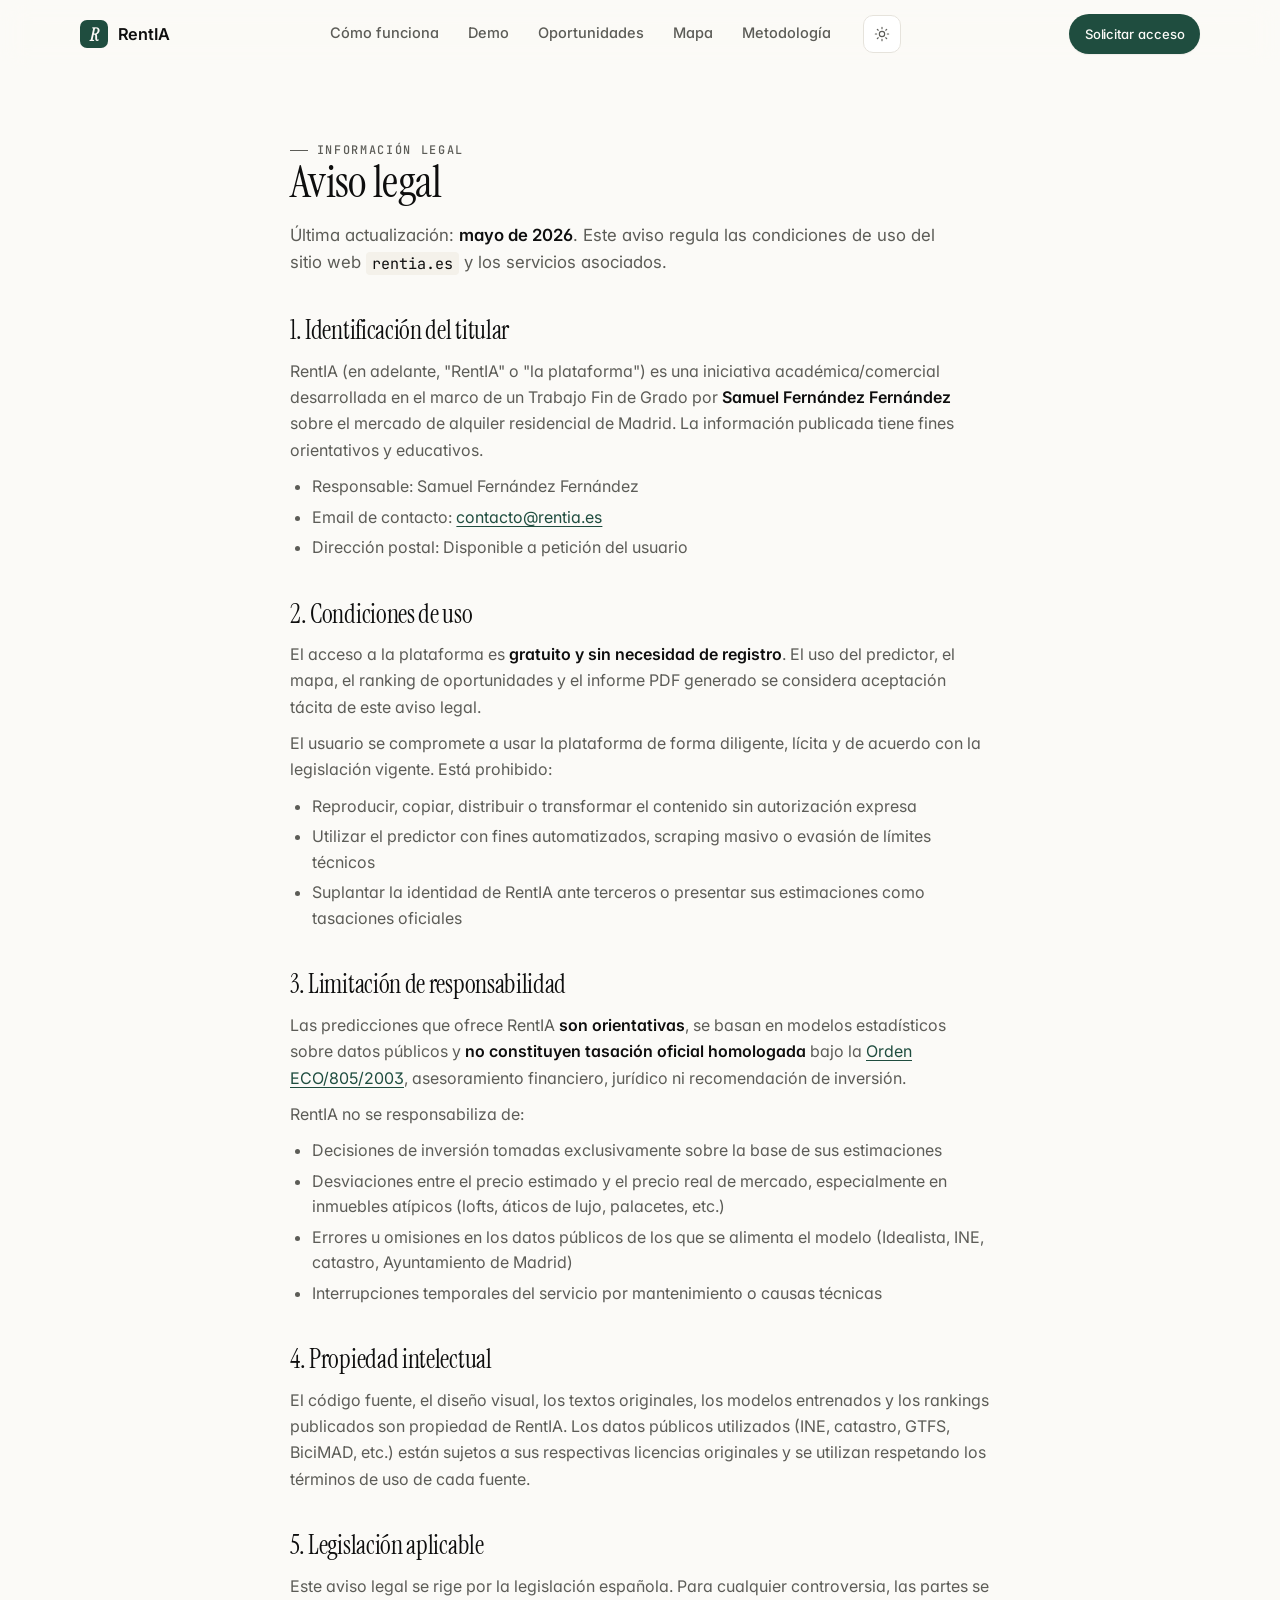
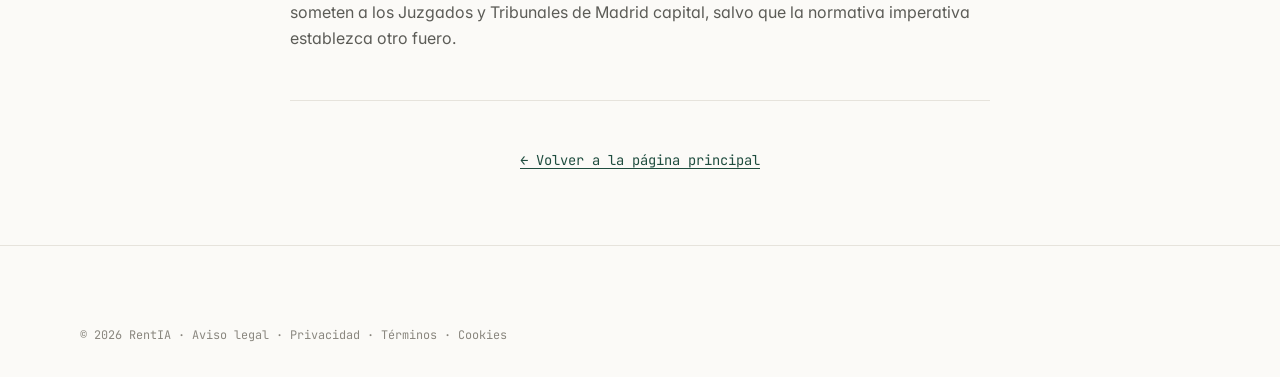
<file: web/aviso-legal.html>
<!doctype html>
<html lang="es">
<head>
<meta charset="utf-8" />
<meta name="viewport" content="width=device-width,initial-scale=1" />
<title>Aviso legal · RentIA</title>
<meta name="description" content="Información legal y términos de uso de la web de RentIA, plataforma de inteligencia de precios del alquiler en Madrid." />
<meta name="theme-color" content="#FBFAF7" />
<meta name="robots" content="noindex,follow" />

<link rel="icon" type="image/svg+xml" href='data:image/svg+xml;utf8,<svg xmlns="http://www.w3.org/2000/svg" viewBox="0 0 32 32"><rect width="32" height="32" rx="7" fill="%231F4D3F"/><path d="M9 22V10h6.2c2.8 0 4.5 1.4 4.5 3.8 0 1.7-.9 2.9-2.4 3.5L21 22h-3.2l-3-4.4h-2.6V22H9z" fill="%23FBFAF7"/></svg>' />
<link rel="preconnect" href="https://fonts.googleapis.com" />
<link rel="preconnect" href="https://fonts.gstatic.com" crossorigin />
<link href="https://fonts.googleapis.com/css2?family=Inter:wght@400;500;600;700&family=Instrument+Serif:ital@0;1&family=JetBrains+Mono:wght@400;500;600&display=swap" rel="stylesheet" />
<link rel="stylesheet" href="styles.css" />

<style>
.docs-main{max-width:780px;margin-inline:auto;padding:clamp(2rem,5vw,4rem) var(--gutter)}
.docs-main h1{font-size:clamp(2rem,4vw,2.8rem);margin-bottom:.5rem}
.docs-main h2{margin-top:2.5rem;font-size:clamp(1.3rem,2.5vw,1.6rem)}
.docs-main p{font-size:1rem;color:var(--ink-2);line-height:1.65;margin-block:.6rem}
.docs-main strong{color:var(--ink);font-weight:600}
.docs-main ul{padding-left:1.4rem;margin-block:.7rem}
.docs-main li{color:var(--ink-2);line-height:1.6;margin-block:.3rem}
.docs-main code{font-family:var(--mono);font-size:.9em;background:var(--surface-2);padding:.1em .4em;border-radius:4px;color:var(--ink)}
.docs-main a{color:var(--accent);text-decoration:underline;text-underline-offset:3px}
</style>
</head>
<body>

<header class="site-header" id="siteHeader">
  <div class="container nav">
    <a href="index.html" class="brand" aria-label="RentIA — inicio">
      <span class="brand-mark"><span>R</span></span>
      <span>RentIA</span>
    </a>
    <nav class="nav-links" aria-label="Navegación principal">
      <a href="index.html#como-funciona">Cómo funciona</a>
      <a href="index.html#demo">Demo</a>
      <a href="index.html#oportunidades">Oportunidades</a>
      <a href="index.html#mapa">Mapa</a>
      <a href="metodologia.html">Metodología</a>
    </nav>
    <button type="button" class="theme-toggle" id="themeToggle" aria-label="Cambiar tema claro / oscuro">
      <svg class="sun" viewBox="0 0 24 24" fill="none" stroke="currentColor" stroke-width="1.7" stroke-linecap="round" stroke-linejoin="round" aria-hidden="true"><circle cx="12" cy="12" r="4"/><path d="M12 2v2M12 20v2M4.93 4.93l1.41 1.41M17.66 17.66l1.41 1.41M2 12h2M20 12h2M4.93 19.07l1.41-1.41M17.66 6.34l1.41-1.41"/></svg>
      <svg class="moon" viewBox="0 0 24 24" fill="none" stroke="currentColor" stroke-width="1.7" stroke-linecap="round" stroke-linejoin="round" aria-hidden="true"><path d="M21 12.79A9 9 0 1111.21 3 7 7 0 0021 12.79z"/></svg>
    </button>
    <a href="index.html#acceso" class="btn btn--primary btn--sm nav-cta">Solicitar acceso</a>
    <button class="nav-toggle" id="navToggle" aria-label="Abrir menú" aria-expanded="false" aria-controls="mobileDrawer">
      <svg viewBox="0 0 24 24" fill="none" stroke="currentColor" stroke-width="2" stroke-linecap="round" aria-hidden="true"><line x1="3" y1="7" x2="21" y2="7"/><line x1="3" y1="17" x2="21" y2="17"/></svg>
    </button>
  </div>
</header>
<div class="mobile-drawer" id="mobileDrawer" aria-hidden="true">
  <div class="mobile-drawer__panel" role="dialog" aria-modal="true" aria-label="Menú">
    <div class="mobile-drawer__head">
      <span class="brand"><span class="brand-mark"><span>R</span></span> RentIA</span>
      <button class="nav-toggle" id="navClose" aria-label="Cerrar menú"><svg viewBox="0 0 24 24" fill="none" stroke="currentColor" stroke-width="2" stroke-linecap="round" aria-hidden="true"><line x1="6" y1="6" x2="18" y2="18"/><line x1="18" y1="6" x2="6" y2="18"/></svg></button>
    </div>
    <nav class="mobile-drawer__links">
      <a href="index.html#como-funciona">Cómo funciona</a>
      <a href="index.html#demo">Demo</a>
      <a href="index.html#oportunidades">Oportunidades</a>
      <a href="index.html#mapa">Mapa</a>
      <a href="metodologia.html">Metodología</a>
    </nav>
    <a href="index.html#acceso" class="btn btn--primary mobile-drawer__cta">Solicitar acceso</a>
  </div>
</div>

<main class="docs-main">
  <span class="eyebrow">Información legal</span>
  <h1>Aviso legal</h1>
  <p class="lead" style="color:var(--ink-2);font-size:1.05rem;margin-block:1rem 2rem">Última actualización: <strong>mayo de 2026</strong>. Este aviso regula las condiciones de uso del sitio web <code>rentia.es</code> y los servicios asociados.</p>

  <h2>1. Identificación del titular</h2>
  <p>RentIA (en adelante, "RentIA" o "la plataforma") es una iniciativa académica/comercial desarrollada en el marco de un Trabajo Fin de Grado por <strong>Samuel Fernández Fernández</strong> sobre el mercado de alquiler residencial de Madrid. La información publicada tiene fines orientativos y educativos.</p>
  <ul>
    <li>Responsable: Samuel Fernández Fernández</li>
    <li>Email de contacto: <a href="mailto:contacto@rentia.es">contacto@rentia.es</a></li>
    <li>Dirección postal: Disponible a petición del usuario</li>
  </ul>

  <h2>2. Condiciones de uso</h2>
  <p>El acceso a la plataforma es <strong>gratuito y sin necesidad de registro</strong>. El uso del predictor, el mapa, el ranking de oportunidades y el informe PDF generado se considera aceptación tácita de este aviso legal.</p>
  <p>El usuario se compromete a usar la plataforma de forma diligente, lícita y de acuerdo con la legislación vigente. Está prohibido:</p>
  <ul>
    <li>Reproducir, copiar, distribuir o transformar el contenido sin autorización expresa</li>
    <li>Utilizar el predictor con fines automatizados, scraping masivo o evasión de límites técnicos</li>
    <li>Suplantar la identidad de RentIA ante terceros o presentar sus estimaciones como tasaciones oficiales</li>
  </ul>

  <h2>3. Limitación de responsabilidad</h2>
  <p>Las predicciones que ofrece RentIA <strong>son orientativas</strong>, se basan en modelos estadísticos sobre datos públicos y <strong>no constituyen tasación oficial homologada</strong> bajo la <a href="https://www.boe.es/buscar/act.php?id=BOE-A-2003-7253" rel="noopener" target="_blank">Orden ECO/805/2003</a>, asesoramiento financiero, jurídico ni recomendación de inversión.</p>
  <p>RentIA no se responsabiliza de:</p>
  <ul>
    <li>Decisiones de inversión tomadas exclusivamente sobre la base de sus estimaciones</li>
    <li>Desviaciones entre el precio estimado y el precio real de mercado, especialmente en inmuebles atípicos (lofts, áticos de lujo, palacetes, etc.)</li>
    <li>Errores u omisiones en los datos públicos de los que se alimenta el modelo (Idealista, INE, catastro, Ayuntamiento de Madrid)</li>
    <li>Interrupciones temporales del servicio por mantenimiento o causas técnicas</li>
  </ul>

  <h2>4. Propiedad intelectual</h2>
  <p>El código fuente, el diseño visual, los textos originales, los modelos entrenados y los rankings publicados son propiedad de RentIA. Los datos públicos utilizados (INE, catastro, GTFS, BiciMAD, etc.) están sujetos a sus respectivas licencias originales y se utilizan respetando los términos de uso de cada fuente.</p>

  <h2>5. Legislación aplicable</h2>
  <p>Este aviso legal se rige por la legislación española. Para cualquier controversia, las partes se someten a los Juzgados y Tribunales de Madrid capital, salvo que la normativa imperativa establezca otro fuero.</p>

  <hr style="border:0;border-top:1px solid var(--line);margin-block:3rem">
  <p style="font-family:var(--mono);font-size:.86rem;color:var(--ink-3);text-align:center">
    <a href="index.html" style="color:var(--accent)">← Volver a la página principal</a>
  </p>
</main>

<footer class="site-footer">
  <div class="container">
    <div class="footer__bottom" style="border-top:0;margin-top:0;padding-top:1rem">
      <p class="footer__disclaimer">© 2026 RentIA · <a href="aviso-legal.html">Aviso legal</a> · <a href="privacidad.html">Privacidad</a> · <a href="terminos.html">Términos</a> · <a href="cookies.html">Cookies</a></p>
    </div>
  </div>
</footer>

<script>
(function(){
  const KEY = 'rentia.theme';
  const btn = document.getElementById('themeToggle');
  function apply(t){
    if(t === 'dark') document.documentElement.setAttribute('data-theme','dark');
    else document.documentElement.removeAttribute('data-theme');
  }
  let saved = null;
  try{ saved = localStorage.getItem(KEY); }catch(e){}
  if(!saved) saved = matchMedia('(prefers-color-scheme: dark)').matches ? 'dark' : 'light';
  apply(saved);
  if(btn) btn.addEventListener('click', ()=>{
    const next = document.documentElement.getAttribute('data-theme') === 'dark' ? 'light' : 'dark';
    apply(next);
    try{ localStorage.setItem(KEY, next); }catch(e){}
  });
})();
(function(){
  const d = document.getElementById('mobileDrawer'), o = document.getElementById('navToggle'), c = document.getElementById('navClose');
  if(!d||!o) return;
  function set(s){ d.classList.toggle('is-open', s); d.setAttribute('aria-hidden', String(!s)); o.setAttribute('aria-expanded', String(s)); document.body.style.overflow = s?'hidden':''; }
  o.addEventListener('click', ()=>set(true));
  if(c) c.addEventListener('click', ()=>set(false));
  d.addEventListener('click', e=>{ if(e.target===d) set(false); });
  d.querySelectorAll('a').forEach(a=>a.addEventListener('click', ()=>set(false)));
})();
(function(){const h=document.getElementById('siteHeader');if(h)window.addEventListener('scroll',()=>h.classList.toggle('is-scrolled', window.scrollY>12),{passive:true});})();
</script>
</body>
</html>
</file>
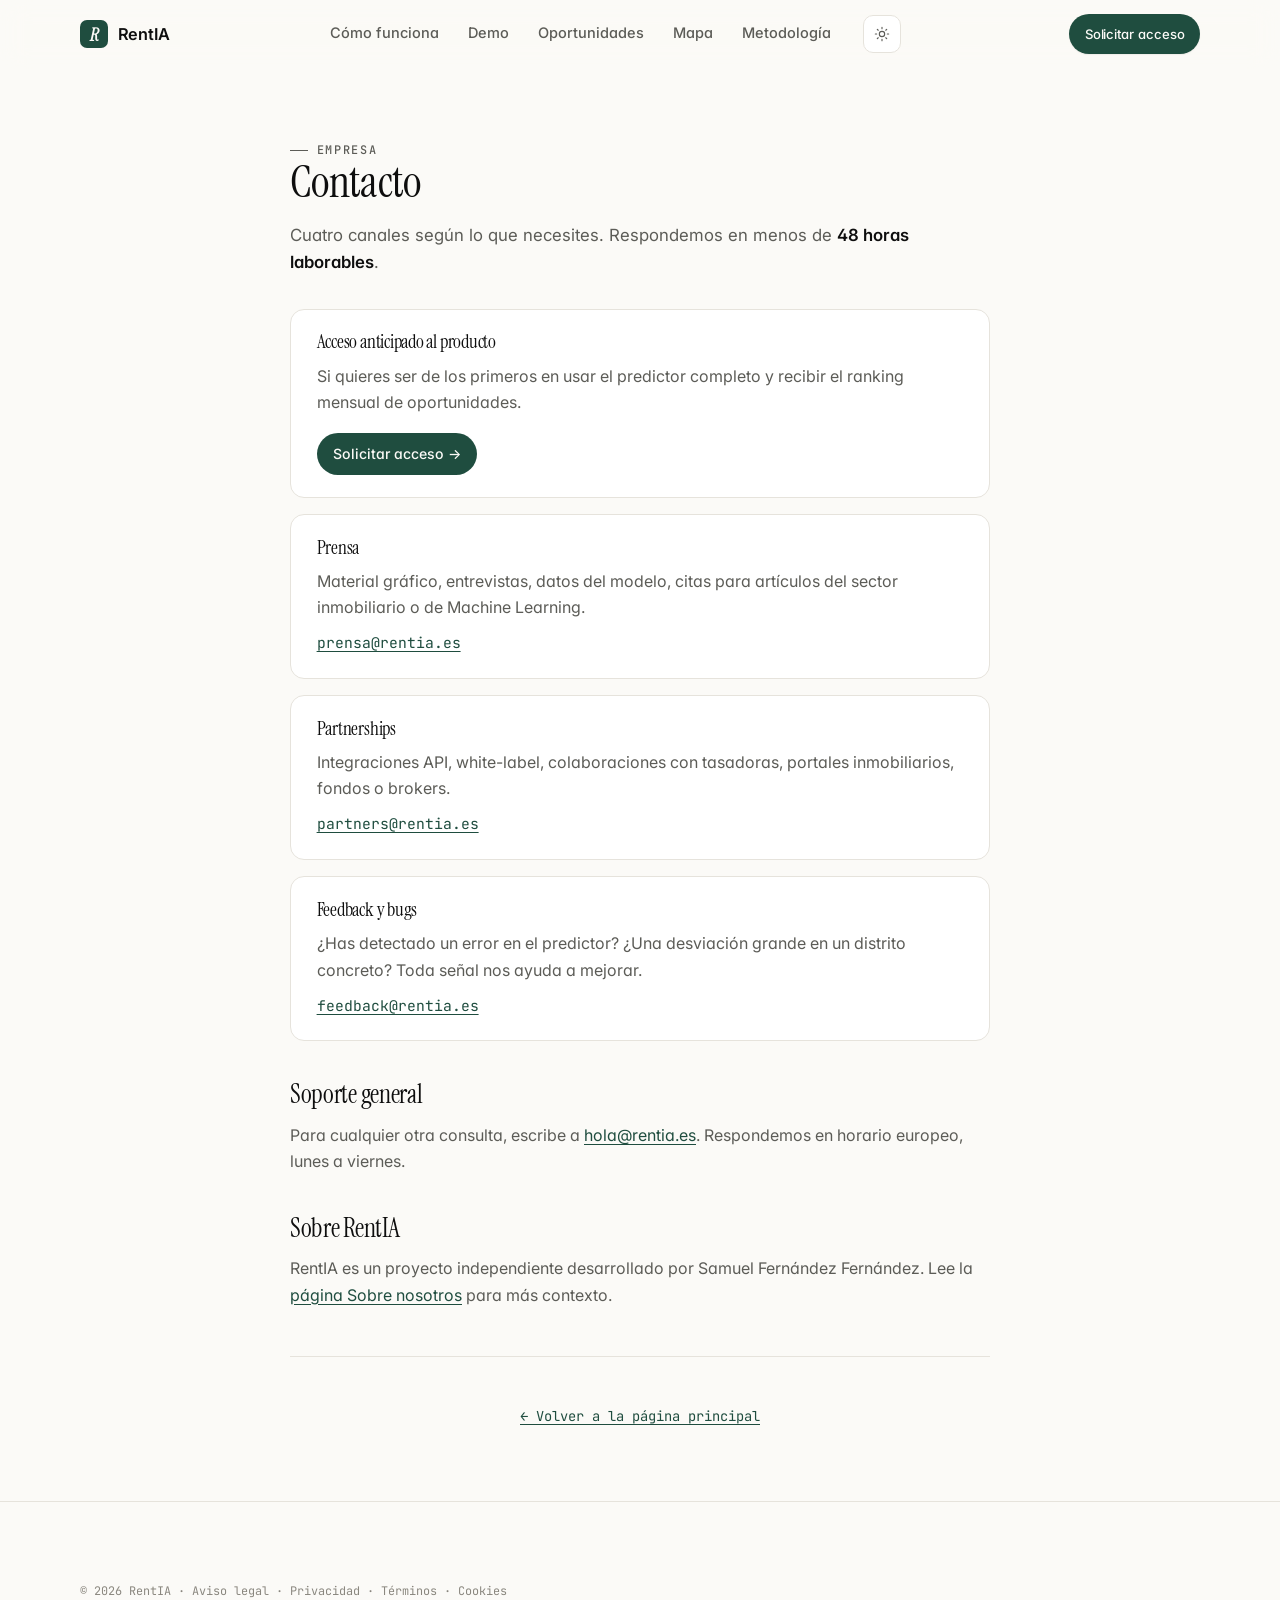
<file: web/contacto.html>
<!doctype html>
<html lang="es">
<head>
<meta charset="utf-8" />
<meta name="viewport" content="width=device-width,initial-scale=1" />
<title>Contacto · RentIA</title>
<meta name="description" content="Cómo ponerte en contacto con el equipo de RentIA: prensa, partnerships, feedback o soporte." />
<meta name="theme-color" content="#FBFAF7" />
<meta name="robots" content="noindex,follow" />

<link rel="icon" type="image/svg+xml" href='data:image/svg+xml;utf8,<svg xmlns="http://www.w3.org/2000/svg" viewBox="0 0 32 32"><rect width="32" height="32" rx="7" fill="%231F4D3F"/><path d="M9 22V10h6.2c2.8 0 4.5 1.4 4.5 3.8 0 1.7-.9 2.9-2.4 3.5L21 22h-3.2l-3-4.4h-2.6V22H9z" fill="%23FBFAF7"/></svg>' />
<link rel="preconnect" href="https://fonts.googleapis.com" />
<link rel="preconnect" href="https://fonts.gstatic.com" crossorigin />
<link href="https://fonts.googleapis.com/css2?family=Inter:wght@400;500;600;700&family=Instrument+Serif:ital@0;1&family=JetBrains+Mono:wght@400;500;600&display=swap" rel="stylesheet" />
<link rel="stylesheet" href="styles.css" />

<style>
.docs-main{max-width:780px;margin-inline:auto;padding:clamp(2rem,5vw,4rem) var(--gutter)}
.docs-main h1{font-size:clamp(2rem,4vw,2.8rem);margin-bottom:.5rem}
.docs-main h2{margin-top:2.5rem;font-size:clamp(1.3rem,2.5vw,1.6rem)}
.docs-main p{font-size:1rem;color:var(--ink-2);line-height:1.65;margin-block:.6rem}
.docs-main strong{color:var(--ink);font-weight:600}
.docs-main ul{padding-left:1.4rem;margin-block:.7rem}
.docs-main li{color:var(--ink-2);line-height:1.6;margin-block:.3rem}
.docs-main code{font-family:var(--mono);font-size:.9em;background:var(--surface-2);padding:.1em .4em;border-radius:4px;color:var(--ink)}
.docs-main a{color:var(--accent);text-decoration:underline;text-underline-offset:3px}
</style>
</head>
<body>

<header class="site-header" id="siteHeader">
  <div class="container nav">
    <a href="index.html" class="brand" aria-label="RentIA — inicio">
      <span class="brand-mark"><span>R</span></span>
      <span>RentIA</span>
    </a>
    <nav class="nav-links" aria-label="Navegación principal">
      <a href="index.html#como-funciona">Cómo funciona</a>
      <a href="index.html#demo">Demo</a>
      <a href="index.html#oportunidades">Oportunidades</a>
      <a href="index.html#mapa">Mapa</a>
      <a href="metodologia.html">Metodología</a>
    </nav>
    <button type="button" class="theme-toggle" id="themeToggle" aria-label="Cambiar tema claro / oscuro">
      <svg class="sun" viewBox="0 0 24 24" fill="none" stroke="currentColor" stroke-width="1.7" stroke-linecap="round" stroke-linejoin="round" aria-hidden="true"><circle cx="12" cy="12" r="4"/><path d="M12 2v2M12 20v2M4.93 4.93l1.41 1.41M17.66 17.66l1.41 1.41M2 12h2M20 12h2M4.93 19.07l1.41-1.41M17.66 6.34l1.41-1.41"/></svg>
      <svg class="moon" viewBox="0 0 24 24" fill="none" stroke="currentColor" stroke-width="1.7" stroke-linecap="round" stroke-linejoin="round" aria-hidden="true"><path d="M21 12.79A9 9 0 1111.21 3 7 7 0 0021 12.79z"/></svg>
    </button>
    <a href="index.html#acceso" class="btn btn--primary btn--sm nav-cta">Solicitar acceso</a>
    <button class="nav-toggle" id="navToggle" aria-label="Abrir menú" aria-expanded="false" aria-controls="mobileDrawer">
      <svg viewBox="0 0 24 24" fill="none" stroke="currentColor" stroke-width="2" stroke-linecap="round" aria-hidden="true"><line x1="3" y1="7" x2="21" y2="7"/><line x1="3" y1="17" x2="21" y2="17"/></svg>
    </button>
  </div>
</header>
<div class="mobile-drawer" id="mobileDrawer" aria-hidden="true">
  <div class="mobile-drawer__panel" role="dialog" aria-modal="true" aria-label="Menú">
    <div class="mobile-drawer__head">
      <span class="brand"><span class="brand-mark"><span>R</span></span> RentIA</span>
      <button class="nav-toggle" id="navClose" aria-label="Cerrar menú"><svg viewBox="0 0 24 24" fill="none" stroke="currentColor" stroke-width="2" stroke-linecap="round" aria-hidden="true"><line x1="6" y1="6" x2="18" y2="18"/><line x1="18" y1="6" x2="6" y2="18"/></svg></button>
    </div>
    <nav class="mobile-drawer__links">
      <a href="index.html#como-funciona">Cómo funciona</a>
      <a href="index.html#demo">Demo</a>
      <a href="index.html#oportunidades">Oportunidades</a>
      <a href="index.html#mapa">Mapa</a>
      <a href="metodologia.html">Metodología</a>
    </nav>
    <a href="index.html#acceso" class="btn btn--primary mobile-drawer__cta">Solicitar acceso</a>
  </div>
</div>

<main class="docs-main">
  <span class="eyebrow">Empresa</span>
  <h1>Contacto</h1>
  <p class="lead" style="color:var(--ink-2);font-size:1.05rem;margin-block:1rem 2rem">Cuatro canales según lo que necesites. Respondemos en menos de <strong>48 horas laborables</strong>.</p>

  <div style="display:grid;gap:1rem;grid-template-columns:1fr;margin-block:2rem">
    <div style="padding:1.4rem 1.6rem;border:1px solid var(--line);border-radius:14px;background:var(--surface)">
      <h2 style="margin-top:0;font-size:1.2rem">Acceso anticipado al producto</h2>
      <p>Si quieres ser de los primeros en usar el predictor completo y recibir el ranking mensual de oportunidades.</p>
      <a href="index.html#acceso" style="display:inline-block;margin-top:.5rem;padding:.6rem 1rem;border-radius:99px;background:var(--accent);color:#FBFAF7;font-weight:500;text-decoration:none;font-size:.88rem">Solicitar acceso →</a>
    </div>
    <div style="padding:1.4rem 1.6rem;border:1px solid var(--line);border-radius:14px;background:var(--surface)">
      <h2 style="margin-top:0;font-size:1.2rem">Prensa</h2>
      <p>Material gráfico, entrevistas, datos del modelo, citas para artículos del sector inmobiliario o de Machine Learning.</p>
      <a href="mailto:prensa@rentia.es" style="font-family:var(--mono);font-size:.92rem;color:var(--accent)">prensa@rentia.es</a>
    </div>
    <div style="padding:1.4rem 1.6rem;border:1px solid var(--line);border-radius:14px;background:var(--surface)">
      <h2 style="margin-top:0;font-size:1.2rem">Partnerships</h2>
      <p>Integraciones API, white-label, colaboraciones con tasadoras, portales inmobiliarios, fondos o brokers.</p>
      <a href="mailto:partners@rentia.es" style="font-family:var(--mono);font-size:.92rem;color:var(--accent)">partners@rentia.es</a>
    </div>
    <div style="padding:1.4rem 1.6rem;border:1px solid var(--line);border-radius:14px;background:var(--surface)">
      <h2 style="margin-top:0;font-size:1.2rem">Feedback y bugs</h2>
      <p>¿Has detectado un error en el predictor? ¿Una desviación grande en un distrito concreto? Toda señal nos ayuda a mejorar.</p>
      <a href="mailto:feedback@rentia.es" style="font-family:var(--mono);font-size:.92rem;color:var(--accent)">feedback@rentia.es</a>
    </div>
  </div>

  <h2>Soporte general</h2>
  <p>Para cualquier otra consulta, escribe a <a href="mailto:hola@rentia.es">hola@rentia.es</a>. Respondemos en horario europeo, lunes a viernes.</p>

  <h2>Sobre RentIA</h2>
  <p>RentIA es un proyecto independiente desarrollado por Samuel Fernández Fernández. Lee la <a href="sobre.html">página Sobre nosotros</a> para más contexto.</p>

  <hr style="border:0;border-top:1px solid var(--line);margin-block:3rem">
  <p style="font-family:var(--mono);font-size:.86rem;color:var(--ink-3);text-align:center">
    <a href="index.html" style="color:var(--accent)">← Volver a la página principal</a>
  </p>
</main>

<footer class="site-footer">
  <div class="container">
    <div class="footer__bottom" style="border-top:0;margin-top:0;padding-top:1rem">
      <p class="footer__disclaimer">© 2026 RentIA · <a href="aviso-legal.html">Aviso legal</a> · <a href="privacidad.html">Privacidad</a> · <a href="terminos.html">Términos</a> · <a href="cookies.html">Cookies</a></p>
    </div>
  </div>
</footer>

<script>
(function(){
  const KEY = 'rentia.theme';
  const btn = document.getElementById('themeToggle');
  function apply(t){
    if(t === 'dark') document.documentElement.setAttribute('data-theme','dark');
    else document.documentElement.removeAttribute('data-theme');
  }
  let saved = null;
  try{ saved = localStorage.getItem(KEY); }catch(e){}
  if(!saved) saved = matchMedia('(prefers-color-scheme: dark)').matches ? 'dark' : 'light';
  apply(saved);
  if(btn) btn.addEventListener('click', ()=>{
    const next = document.documentElement.getAttribute('data-theme') === 'dark' ? 'light' : 'dark';
    apply(next);
    try{ localStorage.setItem(KEY, next); }catch(e){}
  });
})();
(function(){
  const d = document.getElementById('mobileDrawer'), o = document.getElementById('navToggle'), c = document.getElementById('navClose');
  if(!d||!o) return;
  function set(s){ d.classList.toggle('is-open', s); d.setAttribute('aria-hidden', String(!s)); o.setAttribute('aria-expanded', String(s)); document.body.style.overflow = s?'hidden':''; }
  o.addEventListener('click', ()=>set(true));
  if(c) c.addEventListener('click', ()=>set(false));
  d.addEventListener('click', e=>{ if(e.target===d) set(false); });
  d.querySelectorAll('a').forEach(a=>a.addEventListener('click', ()=>set(false)));
})();
(function(){const h=document.getElementById('siteHeader');if(h)window.addEventListener('scroll',()=>h.classList.toggle('is-scrolled', window.scrollY>12),{passive:true});})();
</script>
</body>
</html>
</file>
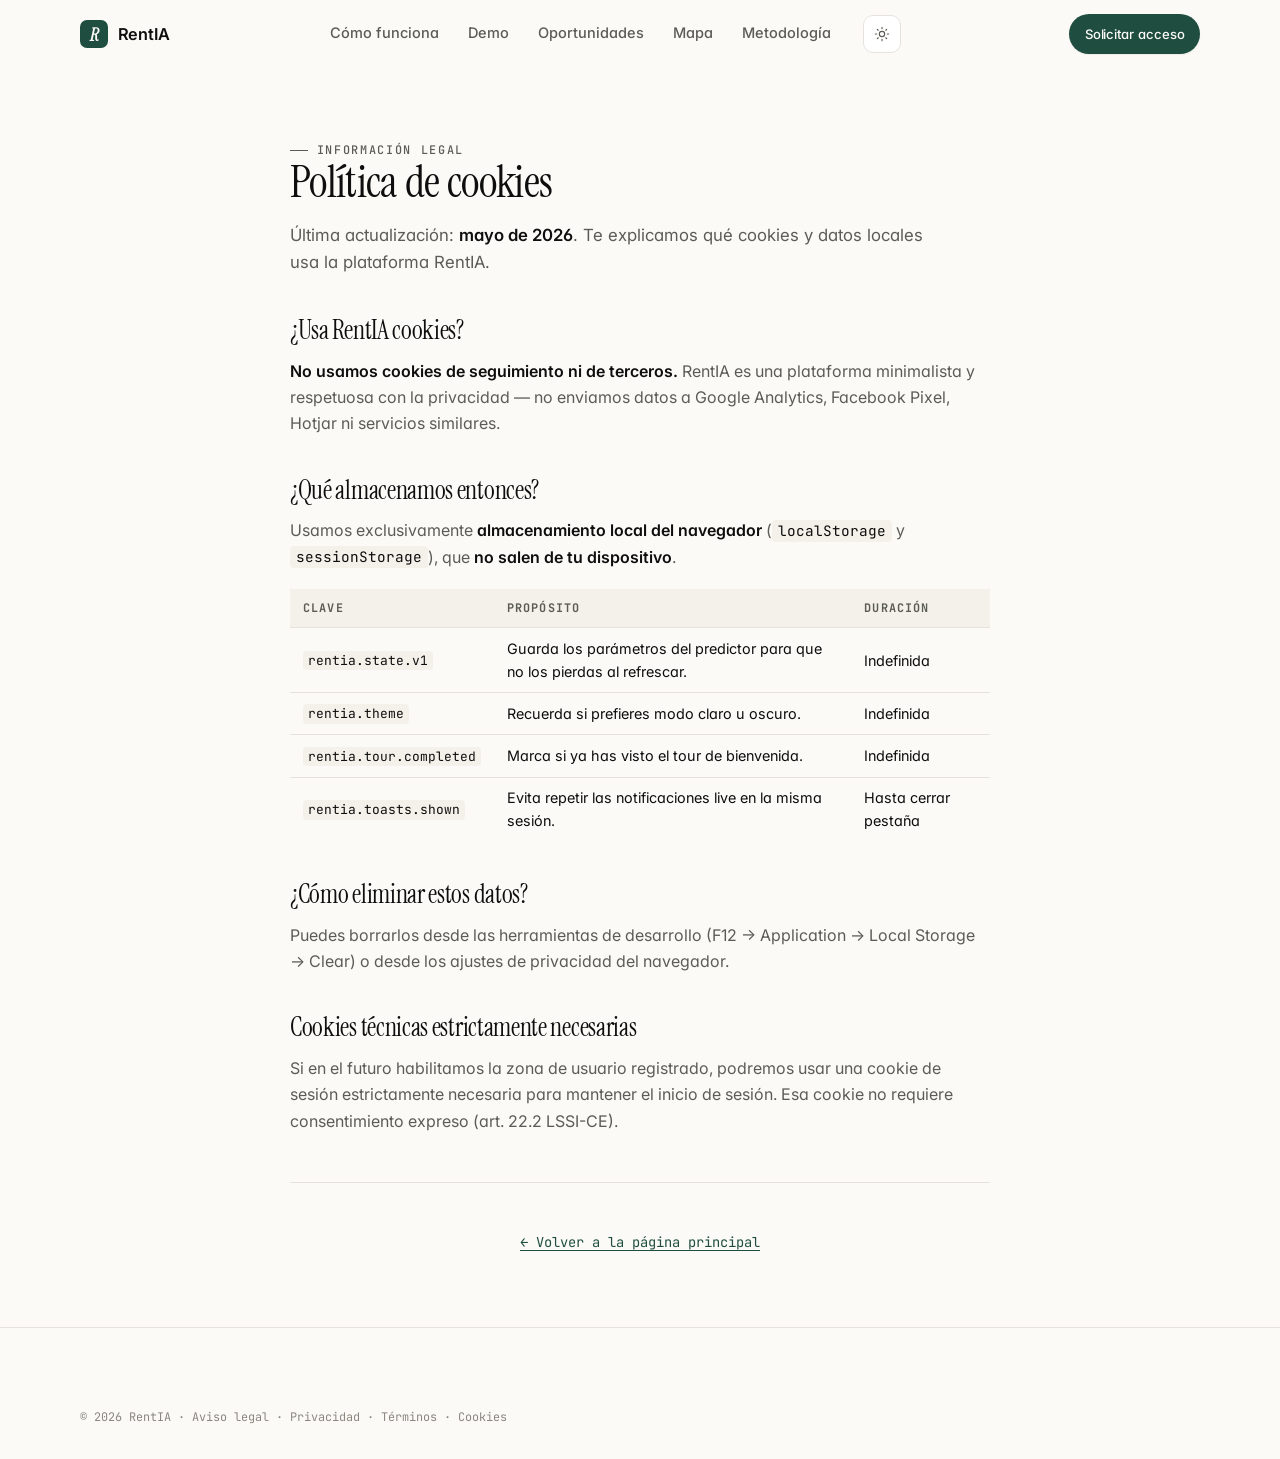
<file: web/cookies.html>
<!doctype html>
<html lang="es">
<head>
<meta charset="utf-8" />
<meta name="viewport" content="width=device-width,initial-scale=1" />
<title>Política de cookies · RentIA</title>
<meta name="description" content="Política de uso de cookies y tecnologías similares en la web de RentIA." />
<meta name="theme-color" content="#FBFAF7" />
<meta name="robots" content="noindex,follow" />

<link rel="icon" type="image/svg+xml" href='data:image/svg+xml;utf8,<svg xmlns="http://www.w3.org/2000/svg" viewBox="0 0 32 32"><rect width="32" height="32" rx="7" fill="%231F4D3F"/><path d="M9 22V10h6.2c2.8 0 4.5 1.4 4.5 3.8 0 1.7-.9 2.9-2.4 3.5L21 22h-3.2l-3-4.4h-2.6V22H9z" fill="%23FBFAF7"/></svg>' />
<link rel="preconnect" href="https://fonts.googleapis.com" />
<link rel="preconnect" href="https://fonts.gstatic.com" crossorigin />
<link href="https://fonts.googleapis.com/css2?family=Inter:wght@400;500;600;700&family=Instrument+Serif:ital@0;1&family=JetBrains+Mono:wght@400;500;600&display=swap" rel="stylesheet" />
<link rel="stylesheet" href="styles.css" />

<style>
.docs-main{max-width:780px;margin-inline:auto;padding:clamp(2rem,5vw,4rem) var(--gutter)}
.docs-main h1{font-size:clamp(2rem,4vw,2.8rem);margin-bottom:.5rem}
.docs-main h2{margin-top:2.5rem;font-size:clamp(1.3rem,2.5vw,1.6rem)}
.docs-main p{font-size:1rem;color:var(--ink-2);line-height:1.65;margin-block:.6rem}
.docs-main strong{color:var(--ink);font-weight:600}
.docs-main ul{padding-left:1.4rem;margin-block:.7rem}
.docs-main li{color:var(--ink-2);line-height:1.6;margin-block:.3rem}
.docs-main code{font-family:var(--mono);font-size:.9em;background:var(--surface-2);padding:.1em .4em;border-radius:4px;color:var(--ink)}
.docs-main a{color:var(--accent);text-decoration:underline;text-underline-offset:3px}
</style>
</head>
<body>

<header class="site-header" id="siteHeader">
  <div class="container nav">
    <a href="index.html" class="brand" aria-label="RentIA — inicio">
      <span class="brand-mark"><span>R</span></span>
      <span>RentIA</span>
    </a>
    <nav class="nav-links" aria-label="Navegación principal">
      <a href="index.html#como-funciona">Cómo funciona</a>
      <a href="index.html#demo">Demo</a>
      <a href="index.html#oportunidades">Oportunidades</a>
      <a href="index.html#mapa">Mapa</a>
      <a href="metodologia.html">Metodología</a>
    </nav>
    <button type="button" class="theme-toggle" id="themeToggle" aria-label="Cambiar tema claro / oscuro">
      <svg class="sun" viewBox="0 0 24 24" fill="none" stroke="currentColor" stroke-width="1.7" stroke-linecap="round" stroke-linejoin="round" aria-hidden="true"><circle cx="12" cy="12" r="4"/><path d="M12 2v2M12 20v2M4.93 4.93l1.41 1.41M17.66 17.66l1.41 1.41M2 12h2M20 12h2M4.93 19.07l1.41-1.41M17.66 6.34l1.41-1.41"/></svg>
      <svg class="moon" viewBox="0 0 24 24" fill="none" stroke="currentColor" stroke-width="1.7" stroke-linecap="round" stroke-linejoin="round" aria-hidden="true"><path d="M21 12.79A9 9 0 1111.21 3 7 7 0 0021 12.79z"/></svg>
    </button>
    <a href="index.html#acceso" class="btn btn--primary btn--sm nav-cta">Solicitar acceso</a>
    <button class="nav-toggle" id="navToggle" aria-label="Abrir menú" aria-expanded="false" aria-controls="mobileDrawer">
      <svg viewBox="0 0 24 24" fill="none" stroke="currentColor" stroke-width="2" stroke-linecap="round" aria-hidden="true"><line x1="3" y1="7" x2="21" y2="7"/><line x1="3" y1="17" x2="21" y2="17"/></svg>
    </button>
  </div>
</header>
<div class="mobile-drawer" id="mobileDrawer" aria-hidden="true">
  <div class="mobile-drawer__panel" role="dialog" aria-modal="true" aria-label="Menú">
    <div class="mobile-drawer__head">
      <span class="brand"><span class="brand-mark"><span>R</span></span> RentIA</span>
      <button class="nav-toggle" id="navClose" aria-label="Cerrar menú"><svg viewBox="0 0 24 24" fill="none" stroke="currentColor" stroke-width="2" stroke-linecap="round" aria-hidden="true"><line x1="6" y1="6" x2="18" y2="18"/><line x1="18" y1="6" x2="6" y2="18"/></svg></button>
    </div>
    <nav class="mobile-drawer__links">
      <a href="index.html#como-funciona">Cómo funciona</a>
      <a href="index.html#demo">Demo</a>
      <a href="index.html#oportunidades">Oportunidades</a>
      <a href="index.html#mapa">Mapa</a>
      <a href="metodologia.html">Metodología</a>
    </nav>
    <a href="index.html#acceso" class="btn btn--primary mobile-drawer__cta">Solicitar acceso</a>
  </div>
</div>

<main class="docs-main">
  <span class="eyebrow">Información legal</span>
  <h1>Política de cookies</h1>
  <p class="lead" style="color:var(--ink-2);font-size:1.05rem;margin-block:1rem 2rem">Última actualización: <strong>mayo de 2026</strong>. Te explicamos qué cookies y datos locales usa la plataforma RentIA.</p>

  <h2>¿Usa RentIA cookies?</h2>
  <p><strong>No usamos cookies de seguimiento ni de terceros.</strong> RentIA es una plataforma minimalista y respetuosa con la privacidad — no enviamos datos a Google Analytics, Facebook Pixel, Hotjar ni servicios similares.</p>

  <h2>¿Qué almacenamos entonces?</h2>
  <p>Usamos exclusivamente <strong>almacenamiento local del navegador</strong> (<code>localStorage</code> y <code>sessionStorage</code>), que <strong>no salen de tu dispositivo</strong>.</p>

  <table style="width:100%;border-collapse:collapse;margin-block:1.2rem;font-size:.9rem">
    <thead>
      <tr style="background:var(--surface-2)">
        <th style="text-align:left;padding:.6rem .8rem;font-family:var(--mono);font-size:.74rem;text-transform:uppercase;letter-spacing:.1em;color:var(--ink-2)">Clave</th>
        <th style="text-align:left;padding:.6rem .8rem;font-family:var(--mono);font-size:.74rem;text-transform:uppercase;letter-spacing:.1em;color:var(--ink-2)">Propósito</th>
        <th style="text-align:left;padding:.6rem .8rem;font-family:var(--mono);font-size:.74rem;text-transform:uppercase;letter-spacing:.1em;color:var(--ink-2)">Duración</th>
      </tr>
    </thead>
    <tbody>
      <tr style="border-top:1px solid var(--line)"><td style="padding:.55rem .8rem"><code>rentia.state.v1</code></td><td style="padding:.55rem .8rem">Guarda los parámetros del predictor para que no los pierdas al refrescar.</td><td style="padding:.55rem .8rem">Indefinida</td></tr>
      <tr style="border-top:1px solid var(--line)"><td style="padding:.55rem .8rem"><code>rentia.theme</code></td><td style="padding:.55rem .8rem">Recuerda si prefieres modo claro u oscuro.</td><td style="padding:.55rem .8rem">Indefinida</td></tr>
      <tr style="border-top:1px solid var(--line)"><td style="padding:.55rem .8rem"><code>rentia.tour.completed</code></td><td style="padding:.55rem .8rem">Marca si ya has visto el tour de bienvenida.</td><td style="padding:.55rem .8rem">Indefinida</td></tr>
      <tr style="border-top:1px solid var(--line)"><td style="padding:.55rem .8rem"><code>rentia.toasts.shown</code></td><td style="padding:.55rem .8rem">Evita repetir las notificaciones live en la misma sesión.</td><td style="padding:.55rem .8rem">Hasta cerrar pestaña</td></tr>
    </tbody>
  </table>

  <h2>¿Cómo eliminar estos datos?</h2>
  <p>Puedes borrarlos desde las herramientas de desarrollo (F12 → Application → Local Storage → Clear) o desde los ajustes de privacidad del navegador.</p>

  <h2>Cookies técnicas estrictamente necesarias</h2>
  <p>Si en el futuro habilitamos la zona de usuario registrado, podremos usar una cookie de sesión estrictamente necesaria para mantener el inicio de sesión. Esa cookie no requiere consentimiento expreso (art. 22.2 LSSI-CE).</p>

  <hr style="border:0;border-top:1px solid var(--line);margin-block:3rem">
  <p style="font-family:var(--mono);font-size:.86rem;color:var(--ink-3);text-align:center">
    <a href="index.html" style="color:var(--accent)">← Volver a la página principal</a>
  </p>
</main>

<footer class="site-footer">
  <div class="container">
    <div class="footer__bottom" style="border-top:0;margin-top:0;padding-top:1rem">
      <p class="footer__disclaimer">© 2026 RentIA · <a href="aviso-legal.html">Aviso legal</a> · <a href="privacidad.html">Privacidad</a> · <a href="terminos.html">Términos</a> · <a href="cookies.html">Cookies</a></p>
    </div>
  </div>
</footer>

<script>
(function(){
  const KEY = 'rentia.theme';
  const btn = document.getElementById('themeToggle');
  function apply(t){
    if(t === 'dark') document.documentElement.setAttribute('data-theme','dark');
    else document.documentElement.removeAttribute('data-theme');
  }
  let saved = null;
  try{ saved = localStorage.getItem(KEY); }catch(e){}
  if(!saved) saved = matchMedia('(prefers-color-scheme: dark)').matches ? 'dark' : 'light';
  apply(saved);
  if(btn) btn.addEventListener('click', ()=>{
    const next = document.documentElement.getAttribute('data-theme') === 'dark' ? 'light' : 'dark';
    apply(next);
    try{ localStorage.setItem(KEY, next); }catch(e){}
  });
})();
(function(){
  const d = document.getElementById('mobileDrawer'), o = document.getElementById('navToggle'), c = document.getElementById('navClose');
  if(!d||!o) return;
  function set(s){ d.classList.toggle('is-open', s); d.setAttribute('aria-hidden', String(!s)); o.setAttribute('aria-expanded', String(s)); document.body.style.overflow = s?'hidden':''; }
  o.addEventListener('click', ()=>set(true));
  if(c) c.addEventListener('click', ()=>set(false));
  d.addEventListener('click', e=>{ if(e.target===d) set(false); });
  d.querySelectorAll('a').forEach(a=>a.addEventListener('click', ()=>set(false)));
})();
(function(){const h=document.getElementById('siteHeader');if(h)window.addEventListener('scroll',()=>h.classList.toggle('is-scrolled', window.scrollY>12),{passive:true});})();
</script>
</body>
</html>
</file>
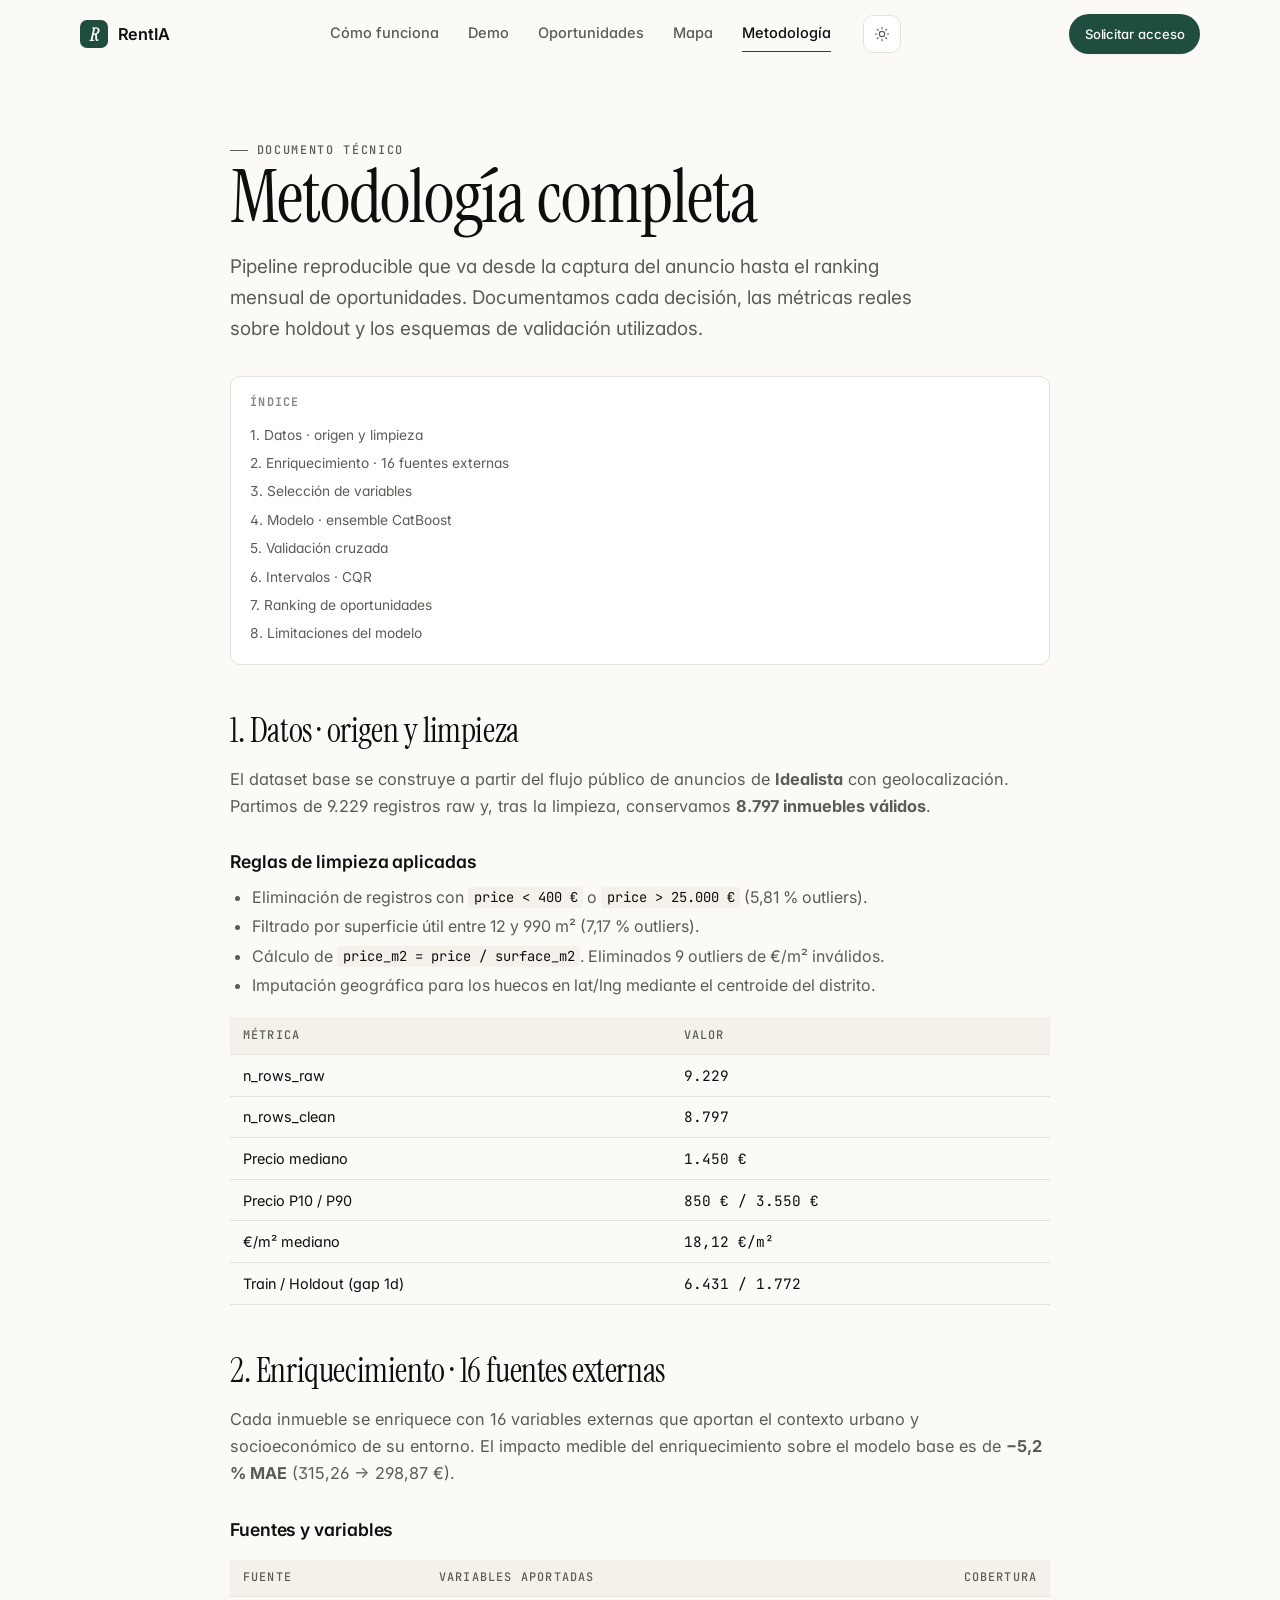
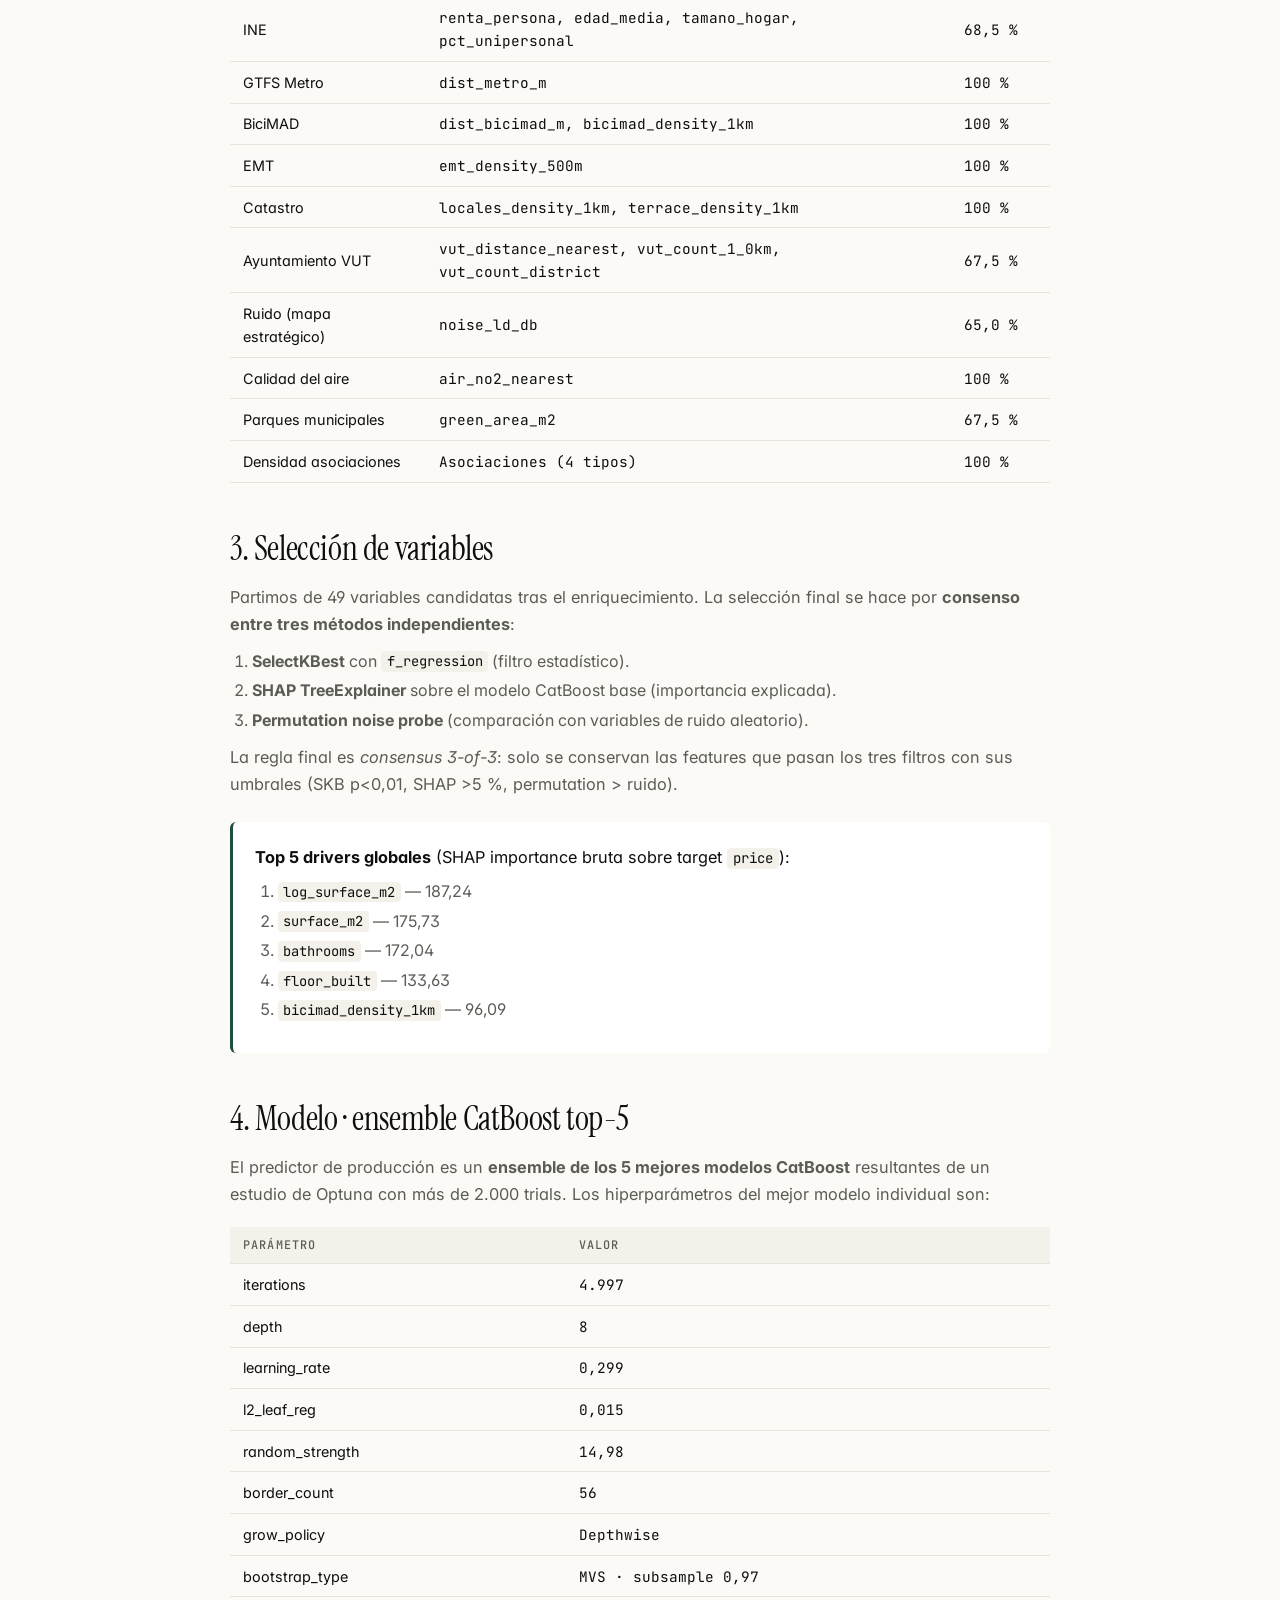
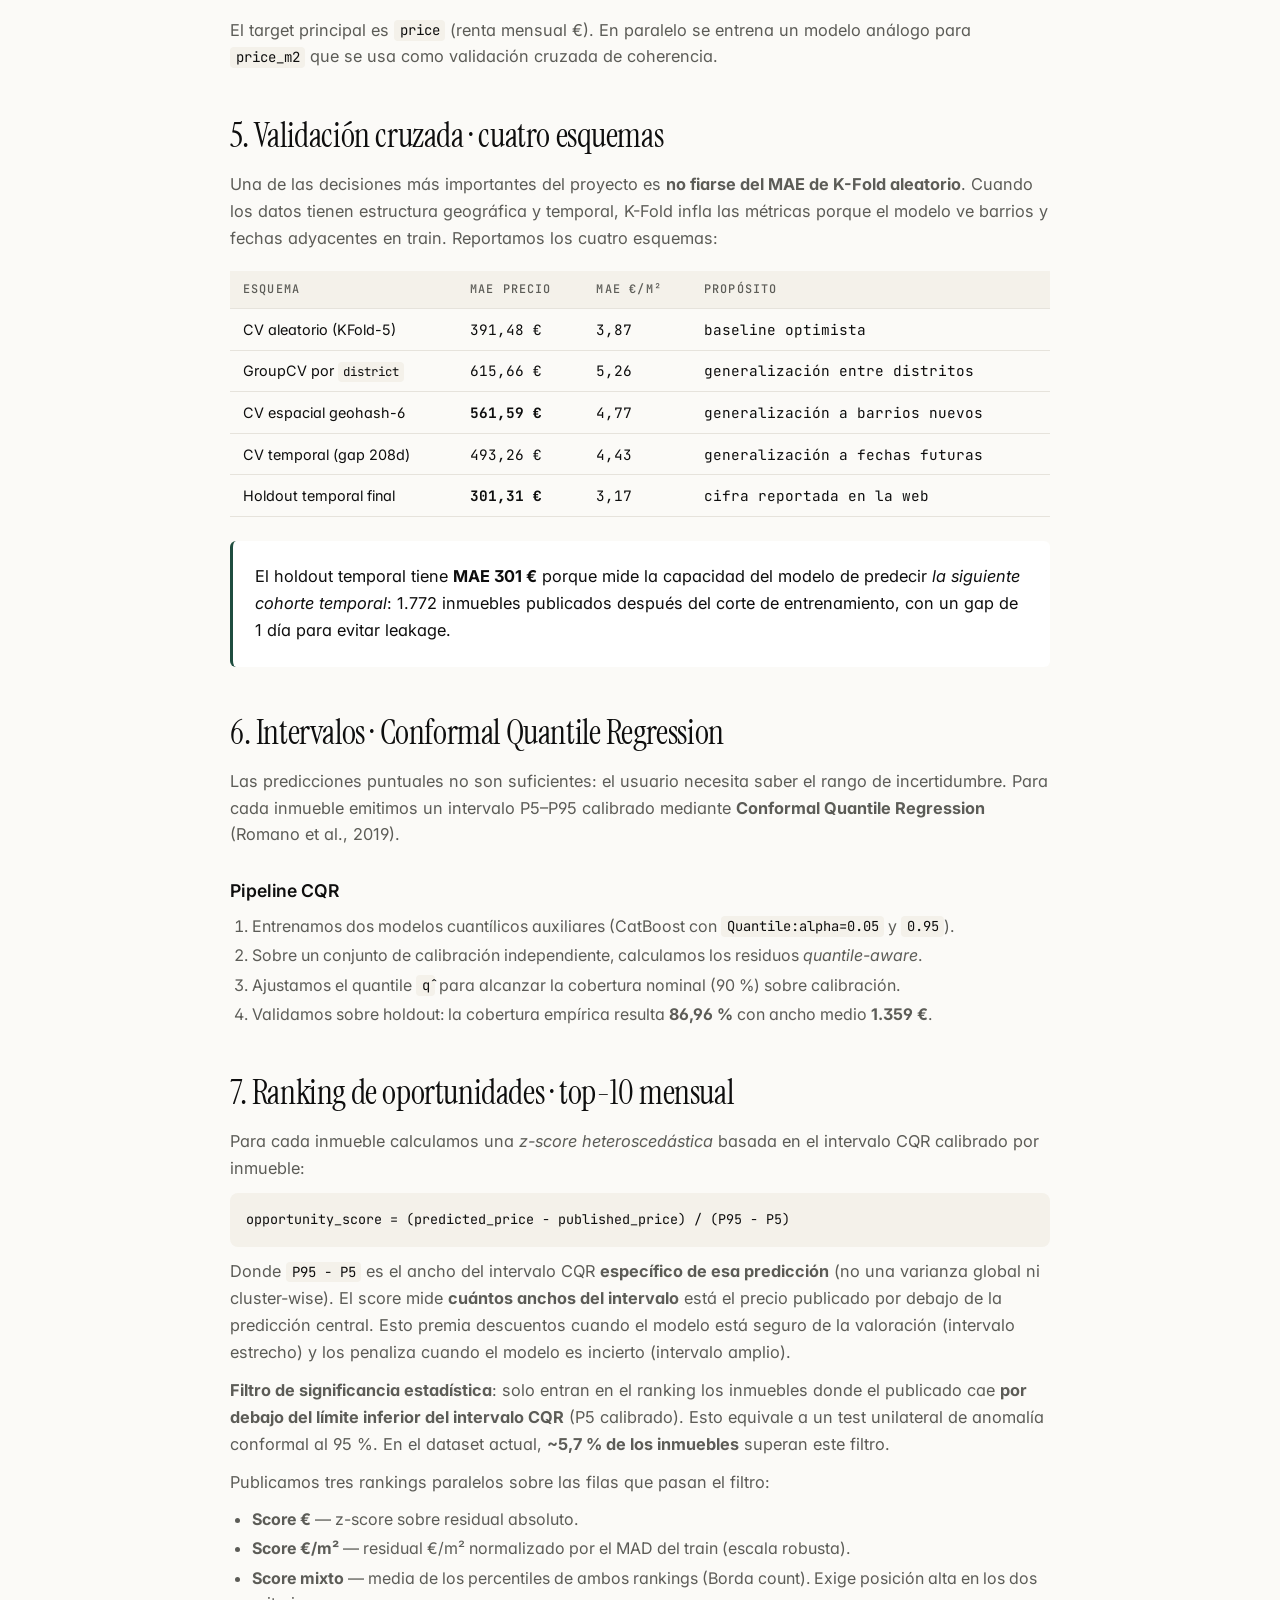
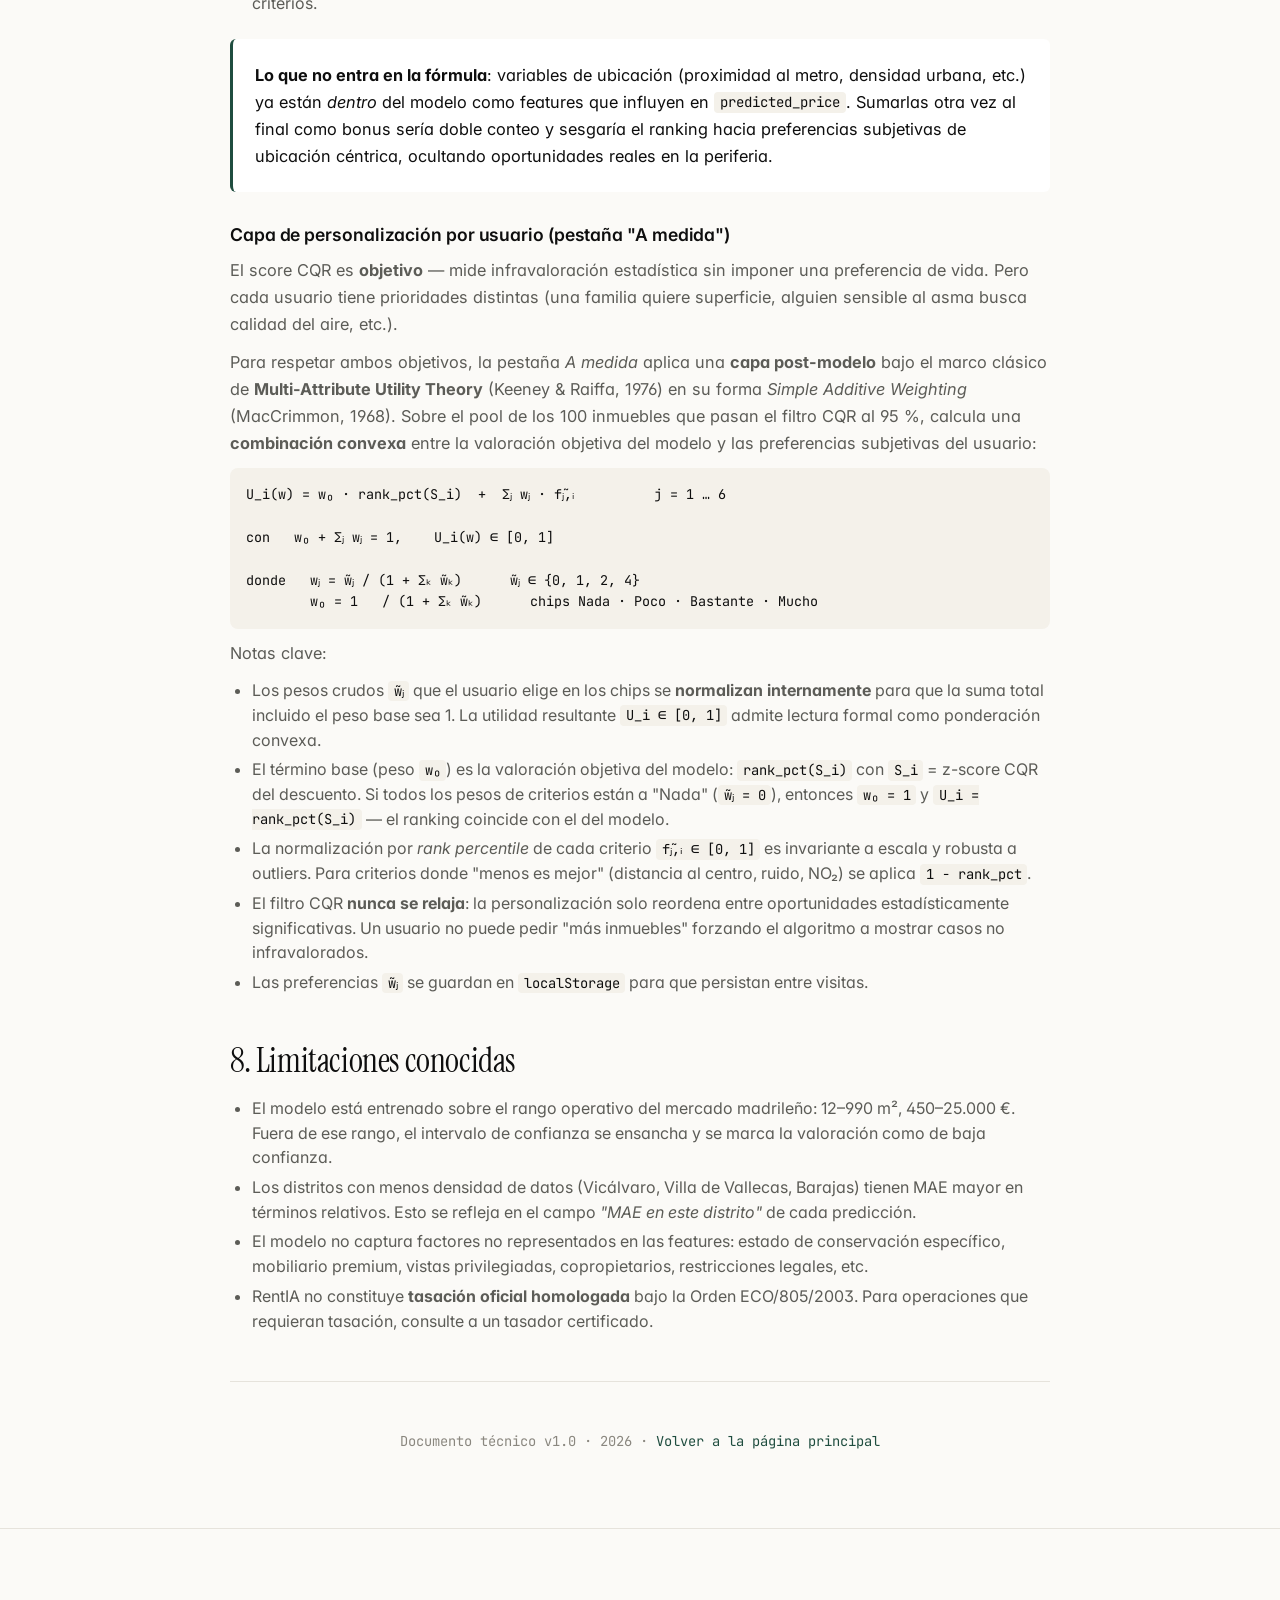
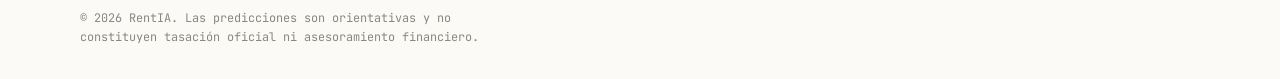
<file: web/metodologia.html>
<!doctype html>
<html lang="es">
<head>
<meta charset="utf-8" />
<meta name="viewport" content="width=device-width,initial-scale=1" />
<title>Metodología · RentIA</title>
<meta name="description" content="Pipeline técnico completo de RentIA: enriquecimiento de 16 fuentes externas, ensemble CatBoost top-5, validación cruzada espacial y temporal, conformal quantile regression." />
<meta name="theme-color" content="#FBFAF7" />

<link rel="icon" type="image/svg+xml" href='data:image/svg+xml;utf8,<svg xmlns="http://www.w3.org/2000/svg" viewBox="0 0 32 32"><rect width="32" height="32" rx="7" fill="%231F4D3F"/><path d="M9 22V10h6.2c2.8 0 4.5 1.4 4.5 3.8 0 1.7-.9 2.9-2.4 3.5L21 22h-3.2l-3-4.4h-2.6V22H9z" fill="%23FBFAF7"/></svg>' />
<link rel="preconnect" href="https://fonts.googleapis.com" />
<link rel="preconnect" href="https://fonts.gstatic.com" crossorigin />
<link href="https://fonts.googleapis.com/css2?family=Inter:wght@400;500;600;700&family=Instrument+Serif:ital@0;1&family=JetBrains+Mono:wght@400;500;600&display=swap" rel="stylesheet" />
<link rel="stylesheet" href="styles.css" />

<style>
/* Compact docs layout overrides */
.docs-main{max-width:900px;margin-inline:auto;padding:clamp(2rem,5vw,4rem) var(--gutter)}
.docs-main h1{margin-bottom:.5rem}
.docs-main h2{margin-top:3rem;font-size:clamp(1.6rem,3vw,2.1rem)}
.docs-main h3{margin-top:2rem;margin-bottom:.6rem;font-family:var(--sans);font-size:1.1rem;font-weight:600}
.docs-main p{font-size:1.02rem;color:var(--ink-2);line-height:1.65;margin-block:.7rem}
.docs-main code{font-family:var(--mono);font-size:.86em;background:var(--surface-2);padding:.1em .4em;border-radius:4px;color:var(--ink)}
.docs-main ul, .docs-main ol{padding-left:1.4rem;margin-block:.7rem}
.docs-main li{margin-block:.3rem;color:var(--ink-2);line-height:1.55}
.docs-main table{width:100%;border-collapse:collapse;margin-block:1.2rem;font-size:.9rem}
.docs-main th, .docs-main td{text-align:left;padding:.55rem .8rem;border-bottom:1px solid var(--line)}
.docs-main thead th{background:var(--surface-2);font-family:var(--mono);font-size:.74rem;text-transform:uppercase;letter-spacing:.1em;color:var(--ink-2);font-weight:500}
.docs-main td:not(:first-child){font-family:var(--mono);color:var(--ink)}
.callout{margin-block:1.5rem;padding:1.2rem 1.4rem;background:var(--surface);border-left:3px solid var(--accent);border-radius:6px}
.callout p{margin-block:.2rem;color:var(--ink)}
.docs-toc{
  position:sticky;top:80px;background:var(--surface);border:1px solid var(--line);border-radius:10px;
  padding:1rem 1.2rem;margin-bottom:2rem;font-size:.86rem;
}
.docs-toc strong{display:block;margin-bottom:.5rem;font-family:var(--mono);font-size:.74rem;text-transform:uppercase;letter-spacing:.1em;color:var(--ink-3)}
.docs-toc a{display:block;color:var(--ink-2);padding:.2rem 0;transition:color .2s}
.docs-toc a:hover{color:var(--accent)}
</style>
</head>
<body>

<header class="site-header" id="siteHeader">
  <div class="container nav">
    <a href="index.html" class="brand" aria-label="RentIA — inicio">
      <span class="brand-mark"><span>R</span></span>
      <span>RentIA</span>
    </a>
    <nav class="nav-links" aria-label="Navegación principal">
      <a href="index.html#como-funciona">Cómo funciona</a>
      <a href="index.html#demo">Demo</a>
      <a href="index.html#oportunidades">Oportunidades</a>
      <a href="index.html#mapa">Mapa</a>
      <a href="metodologia.html" aria-current="page">Metodología</a>
    </nav>
    <button type="button" class="theme-toggle" id="themeToggle" aria-label="Cambiar tema claro / oscuro">
      <svg class="sun" viewBox="0 0 24 24" fill="none" stroke="currentColor" stroke-width="1.7" stroke-linecap="round" stroke-linejoin="round" aria-hidden="true"><circle cx="12" cy="12" r="4"/><path d="M12 2v2M12 20v2M4.93 4.93l1.41 1.41M17.66 17.66l1.41 1.41M2 12h2M20 12h2M4.93 19.07l1.41-1.41M17.66 6.34l1.41-1.41"/></svg>
      <svg class="moon" viewBox="0 0 24 24" fill="none" stroke="currentColor" stroke-width="1.7" stroke-linecap="round" stroke-linejoin="round" aria-hidden="true"><path d="M21 12.79A9 9 0 1111.21 3 7 7 0 0021 12.79z"/></svg>
    </button>
    <a href="index.html#acceso" class="btn btn--primary btn--sm nav-cta">Solicitar acceso</a>
    <button class="nav-toggle" id="navToggle" aria-label="Abrir menú de navegación" aria-expanded="false" aria-controls="mobileDrawer">
      <svg viewBox="0 0 24 24" fill="none" stroke="currentColor" stroke-width="2" stroke-linecap="round" aria-hidden="true"><line x1="3" y1="7" x2="21" y2="7"/><line x1="3" y1="17" x2="21" y2="17"/></svg>
    </button>
  </div>
</header>

<div class="mobile-drawer" id="mobileDrawer" aria-hidden="true">
  <div class="mobile-drawer__panel" role="dialog" aria-modal="true" aria-label="Menú">
    <div class="mobile-drawer__head">
      <span class="brand"><span class="brand-mark"><span>R</span></span> RentIA</span>
      <button class="nav-toggle" id="navClose" aria-label="Cerrar menú">
        <svg viewBox="0 0 24 24" fill="none" stroke="currentColor" stroke-width="2" stroke-linecap="round" aria-hidden="true"><line x1="6" y1="6" x2="18" y2="18"/><line x1="18" y1="6" x2="6" y2="18"/></svg>
      </button>
    </div>
    <nav class="mobile-drawer__links" aria-label="Navegación móvil">
      <a href="index.html#como-funciona">Cómo funciona</a>
      <a href="index.html#demo">Demo</a>
      <a href="index.html#oportunidades">Oportunidades</a>
      <a href="index.html#mapa">Mapa</a>
      <a href="metodologia.html">Metodología</a>
    </nav>
    <a href="index.html#acceso" class="btn btn--primary mobile-drawer__cta">Solicitar acceso</a>
  </div>
</div>

<main class="docs-main">

  <span class="eyebrow">Documento técnico</span>
  <h1>Metodología completa</h1>
  <p class="lead" style="font-size:1.18rem;color:var(--ink-2);margin-block:1rem 2rem">Pipeline reproducible que va desde la captura del anuncio hasta el ranking mensual de oportunidades. Documentamos cada decisión, las métricas reales sobre holdout y los esquemas de validación utilizados.</p>

  <nav class="docs-toc" aria-label="Tabla de contenidos">
    <strong>Índice</strong>
    <a href="#datos">1. Datos &middot; origen y limpieza</a>
    <a href="#enriquecimiento">2. Enriquecimiento &middot; 16 fuentes externas</a>
    <a href="#features">3. Selección de variables</a>
    <a href="#modelo">4. Modelo &middot; ensemble CatBoost</a>
    <a href="#validacion">5. Validación cruzada</a>
    <a href="#intervalos">6. Intervalos &middot; CQR</a>
    <a href="#oportunidades">7. Ranking de oportunidades</a>
    <a href="#limites">8. Limitaciones del modelo</a>
  </nav>

  <h2 id="datos">1. Datos · origen y limpieza</h2>
  <p>El dataset base se construye a partir del flujo público de anuncios de <strong>Idealista</strong> con geolocalización. Partimos de 9.229 registros raw y, tras la limpieza, conservamos <strong>8.797 inmuebles válidos</strong>.</p>
  <h3>Reglas de limpieza aplicadas</h3>
  <ul>
    <li>Eliminación de registros con <code>price &lt; 400 €</code> o <code>price &gt; 25.000 €</code> (5,81 % outliers).</li>
    <li>Filtrado por superficie útil entre 12 y 990 m² (7,17 % outliers).</li>
    <li>Cálculo de <code>price_m2 = price / surface_m2</code>. Eliminados 9 outliers de €/m² inválidos.</li>
    <li>Imputación geográfica para los huecos en lat/lng mediante el centroide del distrito.</li>
  </ul>

  <table>
    <thead><tr><th>Métrica</th><th>Valor</th></tr></thead>
    <tbody>
      <tr><td>n_rows_raw</td><td>9.229</td></tr>
      <tr><td>n_rows_clean</td><td>8.797</td></tr>
      <tr><td>Precio mediano</td><td>1.450 €</td></tr>
      <tr><td>Precio P10 / P90</td><td>850 € / 3.550 €</td></tr>
      <tr><td>€/m² mediano</td><td>18,12 €/m²</td></tr>
      <tr><td>Train / Holdout (gap 1d)</td><td>6.431 / 1.772</td></tr>
    </tbody>
  </table>

  <h2 id="enriquecimiento">2. Enriquecimiento · 16 fuentes externas</h2>
  <p>Cada inmueble se enriquece con 16 variables externas que aportan el contexto urbano y socioeconómico de su entorno. El impacto medible del enriquecimiento sobre el modelo base es de <strong>−5,2 % MAE</strong> (315,26 → 298,87 €).</p>

  <h3>Fuentes y variables</h3>
  <table>
    <thead><tr><th>Fuente</th><th>Variables aportadas</th><th>Cobertura</th></tr></thead>
    <tbody>
      <tr><td>INE</td><td>renta_persona, edad_media, tamano_hogar, pct_unipersonal</td><td>68,5 %</td></tr>
      <tr><td>GTFS Metro</td><td>dist_metro_m</td><td>100 %</td></tr>
      <tr><td>BiciMAD</td><td>dist_bicimad_m, bicimad_density_1km</td><td>100 %</td></tr>
      <tr><td>EMT</td><td>emt_density_500m</td><td>100 %</td></tr>
      <tr><td>Catastro</td><td>locales_density_1km, terrace_density_1km</td><td>100 %</td></tr>
      <tr><td>Ayuntamiento VUT</td><td>vut_distance_nearest, vut_count_1_0km, vut_count_district</td><td>67,5 %</td></tr>
      <tr><td>Ruido (mapa estratégico)</td><td>noise_ld_db</td><td>65,0 %</td></tr>
      <tr><td>Calidad del aire</td><td>air_no2_nearest</td><td>100 %</td></tr>
      <tr><td>Parques municipales</td><td>green_area_m2</td><td>67,5 %</td></tr>
      <tr><td>Densidad asociaciones</td><td>Asociaciones (4 tipos)</td><td>100 %</td></tr>
    </tbody>
  </table>

  <h2 id="features">3. Selección de variables</h2>
  <p>Partimos de 49 variables candidatas tras el enriquecimiento. La selección final se hace por <strong>consenso entre tres métodos independientes</strong>:</p>
  <ol>
    <li><strong>SelectKBest</strong> con <code>f_regression</code> (filtro estadístico).</li>
    <li><strong>SHAP TreeExplainer</strong> sobre el modelo CatBoost base (importancia explicada).</li>
    <li><strong>Permutation noise probe</strong> (comparación con variables de ruido aleatorio).</li>
  </ol>
  <p>La regla final es <em>consensus 3-of-3</em>: solo se conservan las features que pasan los tres filtros con sus umbrales (SKB p&lt;0,01, SHAP &gt;5 %, permutation &gt; ruido).</p>

  <div class="callout">
    <p><strong>Top 5 drivers globales</strong> (SHAP importance bruta sobre target <code>price</code>):</p>
    <ol style="margin-top:.5rem">
      <li><code>log_surface_m2</code> &mdash; 187,24</li>
      <li><code>surface_m2</code> &mdash; 175,73</li>
      <li><code>bathrooms</code> &mdash; 172,04</li>
      <li><code>floor_built</code> &mdash; 133,63</li>
      <li><code>bicimad_density_1km</code> &mdash; 96,09</li>
    </ol>
  </div>

  <h2 id="modelo">4. Modelo · ensemble CatBoost top-5</h2>
  <p>El predictor de producción es un <strong>ensemble de los 5 mejores modelos CatBoost</strong> resultantes de un estudio de Optuna con más de 2.000 trials. Los hiperparámetros del mejor modelo individual son:</p>
  <table>
    <thead><tr><th>Parámetro</th><th>Valor</th></tr></thead>
    <tbody>
      <tr><td>iterations</td><td>4.997</td></tr>
      <tr><td>depth</td><td>8</td></tr>
      <tr><td>learning_rate</td><td>0,299</td></tr>
      <tr><td>l2_leaf_reg</td><td>0,015</td></tr>
      <tr><td>random_strength</td><td>14,98</td></tr>
      <tr><td>border_count</td><td>56</td></tr>
      <tr><td>grow_policy</td><td>Depthwise</td></tr>
      <tr><td>bootstrap_type</td><td>MVS · subsample 0,97</td></tr>
    </tbody>
  </table>
  <p>El target principal es <code>price</code> (renta mensual €). En paralelo se entrena un modelo análogo para <code>price_m2</code> que se usa como validación cruzada de coherencia.</p>

  <h2 id="validacion">5. Validación cruzada · cuatro esquemas</h2>
  <p>Una de las decisiones más importantes del proyecto es <strong>no fiarse del MAE de K-Fold aleatorio</strong>. Cuando los datos tienen estructura geográfica y temporal, K-Fold infla las métricas porque el modelo ve barrios y fechas adyacentes en train. Reportamos los cuatro esquemas:</p>

  <table>
    <thead><tr><th>Esquema</th><th>MAE precio</th><th>MAE €/m²</th><th>Propósito</th></tr></thead>
    <tbody>
      <tr><td>CV aleatorio (KFold-5)</td><td>391,48 €</td><td>3,87</td><td>baseline optimista</td></tr>
      <tr><td>GroupCV por <code>district</code></td><td>615,66 €</td><td>5,26</td><td>generalización entre distritos</td></tr>
      <tr><td>CV espacial geohash-6</td><td><b>561,59 €</b></td><td>4,77</td><td>generalización a barrios nuevos</td></tr>
      <tr><td>CV temporal (gap 208d)</td><td>493,26 €</td><td>4,43</td><td>generalización a fechas futuras</td></tr>
      <tr><td>Holdout temporal final</td><td><b>301,31 €</b></td><td>3,17</td><td>cifra reportada en la web</td></tr>
    </tbody>
  </table>

  <div class="callout">
    <p>El holdout temporal tiene <strong>MAE 301 €</strong> porque mide la capacidad del modelo de predecir <em>la siguiente cohorte temporal</em>: 1.772 inmuebles publicados después del corte de entrenamiento, con un gap de 1 día para evitar leakage.</p>
  </div>

  <h2 id="intervalos">6. Intervalos · Conformal Quantile Regression</h2>
  <p>Las predicciones puntuales no son suficientes: el usuario necesita saber el rango de incertidumbre. Para cada inmueble emitimos un intervalo P5–P95 calibrado mediante <strong>Conformal Quantile Regression</strong> (Romano et al., 2019).</p>
  <h3>Pipeline CQR</h3>
  <ol>
    <li>Entrenamos dos modelos cuantílicos auxiliares (CatBoost con <code>Quantile:alpha=0.05</code> y <code>0.95</code>).</li>
    <li>Sobre un conjunto de calibración independiente, calculamos los residuos <em>quantile-aware</em>.</li>
    <li>Ajustamos el quantile <code>q̂</code> para alcanzar la cobertura nominal (90 %) sobre calibración.</li>
    <li>Validamos sobre holdout: la cobertura empírica resulta <strong>86,96 %</strong> con ancho medio <strong>1.359 €</strong>.</li>
  </ol>

  <h2 id="oportunidades">7. Ranking de oportunidades · top-10 mensual</h2>
  <p>Para cada inmueble calculamos una <em>z-score heteroscedástica</em> basada en el intervalo CQR calibrado por inmueble:</p>
  <pre style="background:var(--surface-2);padding:1rem;border-radius:8px;font-family:var(--mono);font-size:.84rem;overflow-x:auto">opportunity_score = (predicted_price &minus; published_price) / (P95 &minus; P5)</pre>
  <p>Donde <code>P95 &minus; P5</code> es el ancho del intervalo CQR <strong>específico de esa predicción</strong> (no una varianza global ni cluster-wise). El score mide <strong>cuántos anchos del intervalo</strong> está el precio publicado por debajo de la predicción central. Esto premia descuentos cuando el modelo está seguro de la valoración (intervalo estrecho) y los penaliza cuando el modelo es incierto (intervalo amplio).</p>
  <p><strong>Filtro de significancia estadística</strong>: solo entran en el ranking los inmuebles donde el publicado cae <strong>por debajo del límite inferior del intervalo CQR</strong> (P5 calibrado). Esto equivale a un test unilateral de anomalía conformal al 95 %. En el dataset actual, <strong>~5,7 % de los inmuebles</strong> superan este filtro.</p>
  <p>Publicamos tres rankings paralelos sobre las filas que pasan el filtro:</p>
  <ul>
    <li><strong>Score €</strong> &mdash; z-score sobre residual absoluto.</li>
    <li><strong>Score €/m²</strong> &mdash; residual €/m² normalizado por el MAD del train (escala robusta).</li>
    <li><strong>Score mixto</strong> &mdash; media de los percentiles de ambos rankings (Borda count). Exige posición alta en los dos criterios.</li>
  </ul>
  <div class="callout">
    <p><strong>Lo que no entra en la fórmula</strong>: variables de ubicación (proximidad al metro, densidad urbana, etc.) ya están <em>dentro</em> del modelo como features que influyen en <code>predicted_price</code>. Sumarlas otra vez al final como bonus sería doble conteo y sesgaría el ranking hacia preferencias subjetivas de ubicación céntrica, ocultando oportunidades reales en la periferia.</p>
  </div>

  <h3>Capa de personalización por usuario (pestaña "A medida")</h3>
  <p>El score CQR es <strong>objetivo</strong> — mide infravaloración estadística sin imponer una preferencia de vida. Pero cada usuario tiene prioridades distintas (una familia quiere superficie, alguien sensible al asma busca calidad del aire, etc.).</p>
  <p>Para respetar ambos objetivos, la pestaña <em>A medida</em> aplica una <strong>capa post-modelo</strong> bajo el marco clásico de <strong>Multi-Attribute Utility Theory</strong> (Keeney &amp; Raiffa, 1976) en su forma <em>Simple Additive Weighting</em> (MacCrimmon, 1968). Sobre el pool de los 100 inmuebles que pasan el filtro CQR al 95 %, calcula una <strong>combinación convexa</strong> entre la valoración objetiva del modelo y las preferencias subjetivas del usuario:</p>
  <pre style="background:var(--surface-2);padding:1rem;border-radius:8px;font-family:var(--mono);font-size:.84rem;overflow-x:auto">U_i(w) = w₀ · rank_pct(S_i)  +  Σⱼ wⱼ · f̃ⱼ,ᵢ          j = 1 … 6

con   w₀ + Σⱼ wⱼ = 1,    U_i(w) ∈ [0, 1]

donde   wⱼ = w̃ⱼ / (1 + Σₖ w̃ₖ)      w̃ⱼ ∈ {0, 1, 2, 4}
        w₀ = 1   / (1 + Σₖ w̃ₖ)      chips Nada · Poco · Bastante · Mucho</pre>
  <p>Notas clave:</p>
  <ul>
    <li>Los pesos crudos <code>w̃ⱼ</code> que el usuario elige en los chips se <strong>normalizan internamente</strong> para que la suma total incluido el peso base sea 1. La utilidad resultante <code>U_i ∈ [0, 1]</code> admite lectura formal como ponderación convexa.</li>
    <li>El término base (peso <code>w₀</code>) es la valoración objetiva del modelo: <code>rank_pct(S_i)</code> con <code>S_i</code> = z-score CQR del descuento. Si todos los pesos de criterios están a "Nada" (<code>w̃ⱼ = 0</code>), entonces <code>w₀ = 1</code> y <code>U_i = rank_pct(S_i)</code> — el ranking coincide con el del modelo.</li>
    <li>La normalización por <em>rank percentile</em> de cada criterio <code>f̃ⱼ,ᵢ ∈ [0, 1]</code> es invariante a escala y robusta a outliers. Para criterios donde "menos es mejor" (distancia al centro, ruido, NO₂) se aplica <code>1 − rank_pct</code>.</li>
    <li>El filtro CQR <strong>nunca se relaja</strong>: la personalización solo reordena entre oportunidades estadísticamente significativas. Un usuario no puede pedir "más inmuebles" forzando el algoritmo a mostrar casos no infravalorados.</li>
    <li>Las preferencias <code>w̃ⱼ</code> se guardan en <code>localStorage</code> para que persistan entre visitas.</li>
  </ul>

  <h2 id="limites">8. Limitaciones conocidas</h2>
  <ul>
    <li>El modelo está entrenado sobre el rango operativo del mercado madrileño: 12–990 m², 450–25.000 €. Fuera de ese rango, el intervalo de confianza se ensancha y se marca la valoración como de baja confianza.</li>
    <li>Los distritos con menos densidad de datos (Vicálvaro, Villa de Vallecas, Barajas) tienen MAE mayor en términos relativos. Esto se refleja en el campo <em>"MAE en este distrito"</em> de cada predicción.</li>
    <li>El modelo no captura factores no representados en las features: estado de conservación específico, mobiliario premium, vistas privilegiadas, copropietarios, restricciones legales, etc.</li>
    <li>RentIA no constituye <strong>tasación oficial homologada</strong> bajo la Orden ECO/805/2003. Para operaciones que requieran tasación, consulte a un tasador certificado.</li>
  </ul>

  <hr style="border:0;border-top:1px solid var(--line);margin-block:3rem">

  <p style="font-family:var(--mono);font-size:.86rem;color:var(--ink-3);text-align:center">
    Documento técnico v1.0 &middot; 2026 &middot; <a href="index.html" style="color:var(--accent)">Volver a la página principal</a>
  </p>

</main>

<footer class="site-footer">
  <div class="container">
    <div class="footer__bottom" style="border-top:0;margin-top:0;padding-top:1rem">
      <p class="footer__disclaimer">© 2026 RentIA. Las predicciones son orientativas y no constituyen tasación oficial ni asesoramiento financiero.</p>
    </div>
  </div>
</footer>

<script>
// Theme toggle (shares localStorage key with main app)
(function(){
  const KEY = 'rentia.theme';
  const btn = document.getElementById('themeToggle');
  function apply(t){
    if(t === 'dark') document.documentElement.setAttribute('data-theme','dark');
    else document.documentElement.removeAttribute('data-theme');
    if(btn) btn.setAttribute('aria-pressed', String(t === 'dark'));
  }
  let saved = null;
  try{ saved = localStorage.getItem(KEY); }catch(e){}
  if(!saved) saved = matchMedia('(prefers-color-scheme: dark)').matches ? 'dark' : 'light';
  apply(saved);
  if(btn) btn.addEventListener('click', ()=>{
    const isDark = document.documentElement.getAttribute('data-theme') === 'dark';
    const next = isDark ? 'light' : 'dark';
    apply(next);
    try{ localStorage.setItem(KEY, next); }catch(e){}
  });
})();

// Mobile drawer
(function(){
  const drawer = document.getElementById('mobileDrawer');
  const open = document.getElementById('navToggle');
  const close = document.getElementById('navClose');
  if(!drawer || !open) return;
  function setOpen(state){
    drawer.classList.toggle('is-open', state);
    drawer.setAttribute('aria-hidden', String(!state));
    open.setAttribute('aria-expanded', String(state));
    document.body.style.overflow = state ? 'hidden' : '';
  }
  open.addEventListener('click', ()=>setOpen(true));
  if(close) close.addEventListener('click', ()=>setOpen(false));
  drawer.addEventListener('click', e=>{ if(e.target===drawer) setOpen(false); });
  drawer.querySelectorAll('a').forEach(a=>a.addEventListener('click', ()=>setOpen(false)));
  document.addEventListener('keydown', e=>{ if(e.key==='Escape' && drawer.classList.contains('is-open')) setOpen(false); });
})();

// Scroll header shadow
(function(){
  const h = document.getElementById('siteHeader');
  if(!h) return;
  window.addEventListener('scroll', ()=>{ h.classList.toggle('is-scrolled', window.scrollY > 12); }, {passive:true});
})();
</script>
</body>
</html>
</file>
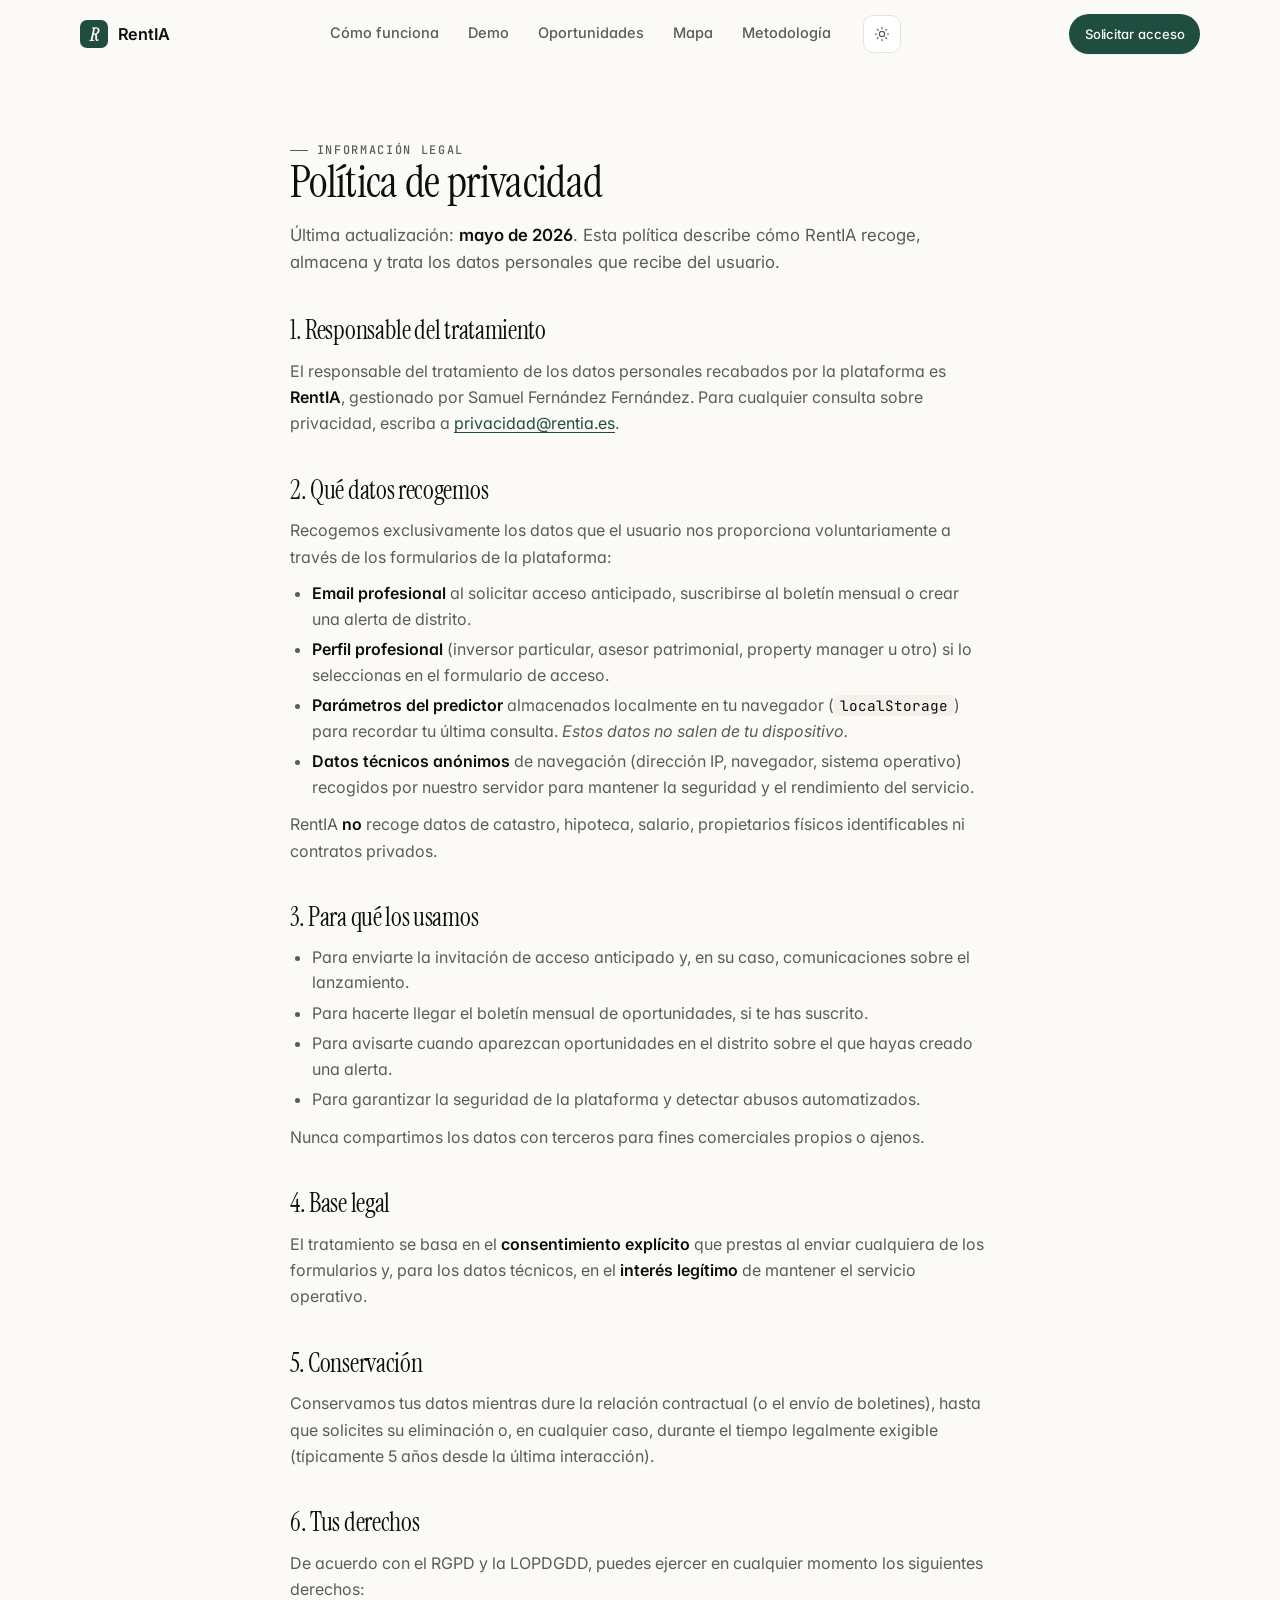
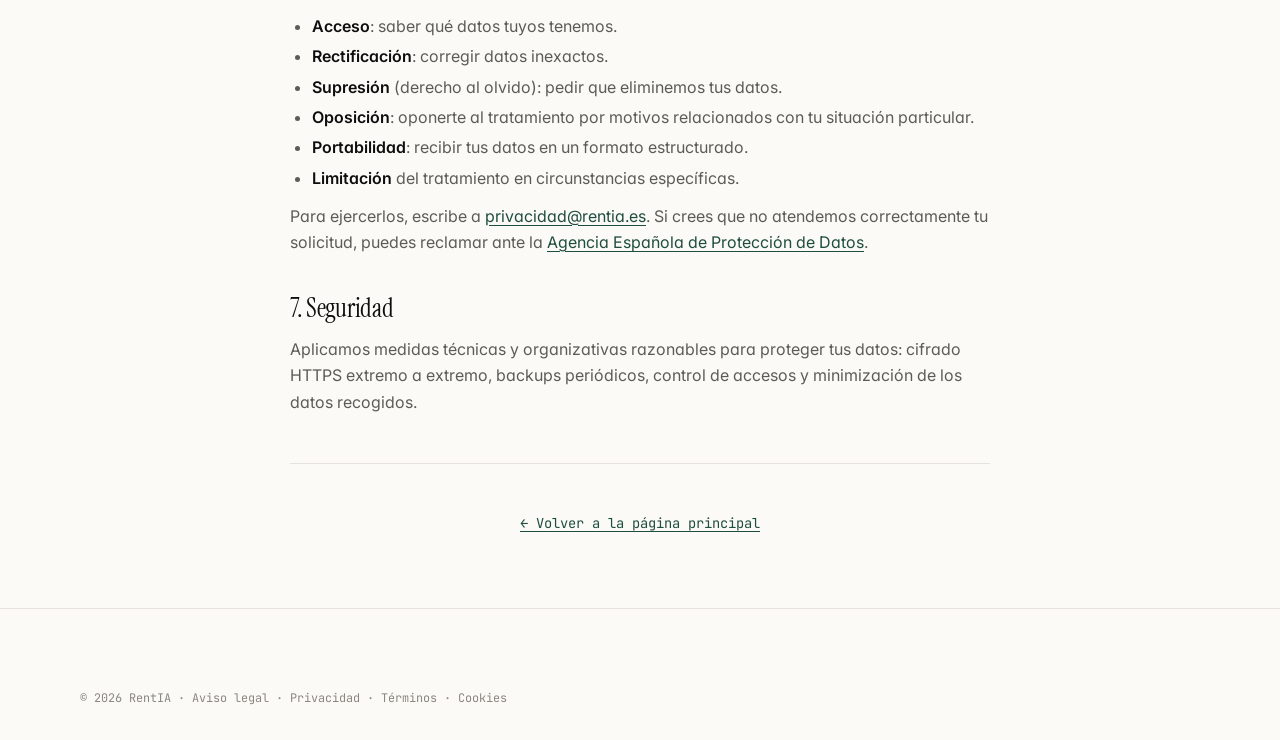
<file: web/privacidad.html>
<!doctype html>
<html lang="es">
<head>
<meta charset="utf-8" />
<meta name="viewport" content="width=device-width,initial-scale=1" />
<title>Política de privacidad · RentIA</title>
<meta name="description" content="Política de tratamiento de datos personales de RentIA conforme al RGPD y la LSSI-CE." />
<meta name="theme-color" content="#FBFAF7" />
<meta name="robots" content="noindex,follow" />

<link rel="icon" type="image/svg+xml" href='data:image/svg+xml;utf8,<svg xmlns="http://www.w3.org/2000/svg" viewBox="0 0 32 32"><rect width="32" height="32" rx="7" fill="%231F4D3F"/><path d="M9 22V10h6.2c2.8 0 4.5 1.4 4.5 3.8 0 1.7-.9 2.9-2.4 3.5L21 22h-3.2l-3-4.4h-2.6V22H9z" fill="%23FBFAF7"/></svg>' />
<link rel="preconnect" href="https://fonts.googleapis.com" />
<link rel="preconnect" href="https://fonts.gstatic.com" crossorigin />
<link href="https://fonts.googleapis.com/css2?family=Inter:wght@400;500;600;700&family=Instrument+Serif:ital@0;1&family=JetBrains+Mono:wght@400;500;600&display=swap" rel="stylesheet" />
<link rel="stylesheet" href="styles.css" />

<style>
.docs-main{max-width:780px;margin-inline:auto;padding:clamp(2rem,5vw,4rem) var(--gutter)}
.docs-main h1{font-size:clamp(2rem,4vw,2.8rem);margin-bottom:.5rem}
.docs-main h2{margin-top:2.5rem;font-size:clamp(1.3rem,2.5vw,1.6rem)}
.docs-main p{font-size:1rem;color:var(--ink-2);line-height:1.65;margin-block:.6rem}
.docs-main strong{color:var(--ink);font-weight:600}
.docs-main ul{padding-left:1.4rem;margin-block:.7rem}
.docs-main li{color:var(--ink-2);line-height:1.6;margin-block:.3rem}
.docs-main code{font-family:var(--mono);font-size:.9em;background:var(--surface-2);padding:.1em .4em;border-radius:4px;color:var(--ink)}
.docs-main a{color:var(--accent);text-decoration:underline;text-underline-offset:3px}
</style>
</head>
<body>

<header class="site-header" id="siteHeader">
  <div class="container nav">
    <a href="index.html" class="brand" aria-label="RentIA — inicio">
      <span class="brand-mark"><span>R</span></span>
      <span>RentIA</span>
    </a>
    <nav class="nav-links" aria-label="Navegación principal">
      <a href="index.html#como-funciona">Cómo funciona</a>
      <a href="index.html#demo">Demo</a>
      <a href="index.html#oportunidades">Oportunidades</a>
      <a href="index.html#mapa">Mapa</a>
      <a href="metodologia.html">Metodología</a>
    </nav>
    <button type="button" class="theme-toggle" id="themeToggle" aria-label="Cambiar tema claro / oscuro">
      <svg class="sun" viewBox="0 0 24 24" fill="none" stroke="currentColor" stroke-width="1.7" stroke-linecap="round" stroke-linejoin="round" aria-hidden="true"><circle cx="12" cy="12" r="4"/><path d="M12 2v2M12 20v2M4.93 4.93l1.41 1.41M17.66 17.66l1.41 1.41M2 12h2M20 12h2M4.93 19.07l1.41-1.41M17.66 6.34l1.41-1.41"/></svg>
      <svg class="moon" viewBox="0 0 24 24" fill="none" stroke="currentColor" stroke-width="1.7" stroke-linecap="round" stroke-linejoin="round" aria-hidden="true"><path d="M21 12.79A9 9 0 1111.21 3 7 7 0 0021 12.79z"/></svg>
    </button>
    <a href="index.html#acceso" class="btn btn--primary btn--sm nav-cta">Solicitar acceso</a>
    <button class="nav-toggle" id="navToggle" aria-label="Abrir menú" aria-expanded="false" aria-controls="mobileDrawer">
      <svg viewBox="0 0 24 24" fill="none" stroke="currentColor" stroke-width="2" stroke-linecap="round" aria-hidden="true"><line x1="3" y1="7" x2="21" y2="7"/><line x1="3" y1="17" x2="21" y2="17"/></svg>
    </button>
  </div>
</header>
<div class="mobile-drawer" id="mobileDrawer" aria-hidden="true">
  <div class="mobile-drawer__panel" role="dialog" aria-modal="true" aria-label="Menú">
    <div class="mobile-drawer__head">
      <span class="brand"><span class="brand-mark"><span>R</span></span> RentIA</span>
      <button class="nav-toggle" id="navClose" aria-label="Cerrar menú"><svg viewBox="0 0 24 24" fill="none" stroke="currentColor" stroke-width="2" stroke-linecap="round" aria-hidden="true"><line x1="6" y1="6" x2="18" y2="18"/><line x1="18" y1="6" x2="6" y2="18"/></svg></button>
    </div>
    <nav class="mobile-drawer__links">
      <a href="index.html#como-funciona">Cómo funciona</a>
      <a href="index.html#demo">Demo</a>
      <a href="index.html#oportunidades">Oportunidades</a>
      <a href="index.html#mapa">Mapa</a>
      <a href="metodologia.html">Metodología</a>
    </nav>
    <a href="index.html#acceso" class="btn btn--primary mobile-drawer__cta">Solicitar acceso</a>
  </div>
</div>

<main class="docs-main">
  <span class="eyebrow">Información legal</span>
  <h1>Política de privacidad</h1>
  <p class="lead" style="color:var(--ink-2);font-size:1.05rem;margin-block:1rem 2rem">Última actualización: <strong>mayo de 2026</strong>. Esta política describe cómo RentIA recoge, almacena y trata los datos personales que recibe del usuario.</p>

  <h2>1. Responsable del tratamiento</h2>
  <p>El responsable del tratamiento de los datos personales recabados por la plataforma es <strong>RentIA</strong>, gestionado por Samuel Fernández Fernández. Para cualquier consulta sobre privacidad, escriba a <a href="mailto:privacidad@rentia.es">privacidad@rentia.es</a>.</p>

  <h2>2. Qué datos recogemos</h2>
  <p>Recogemos exclusivamente los datos que el usuario nos proporciona voluntariamente a través de los formularios de la plataforma:</p>
  <ul>
    <li><strong>Email profesional</strong> al solicitar acceso anticipado, suscribirse al boletín mensual o crear una alerta de distrito.</li>
    <li><strong>Perfil profesional</strong> (inversor particular, asesor patrimonial, property manager u otro) si lo seleccionas en el formulario de acceso.</li>
    <li><strong>Parámetros del predictor</strong> almacenados localmente en tu navegador (<code>localStorage</code>) para recordar tu última consulta. <em>Estos datos no salen de tu dispositivo.</em></li>
    <li><strong>Datos técnicos anónimos</strong> de navegación (dirección IP, navegador, sistema operativo) recogidos por nuestro servidor para mantener la seguridad y el rendimiento del servicio.</li>
  </ul>
  <p>RentIA <strong>no</strong> recoge datos de catastro, hipoteca, salario, propietarios físicos identificables ni contratos privados.</p>

  <h2>3. Para qué los usamos</h2>
  <ul>
    <li>Para enviarte la invitación de acceso anticipado y, en su caso, comunicaciones sobre el lanzamiento.</li>
    <li>Para hacerte llegar el boletín mensual de oportunidades, si te has suscrito.</li>
    <li>Para avisarte cuando aparezcan oportunidades en el distrito sobre el que hayas creado una alerta.</li>
    <li>Para garantizar la seguridad de la plataforma y detectar abusos automatizados.</li>
  </ul>
  <p>Nunca compartimos los datos con terceros para fines comerciales propios o ajenos.</p>

  <h2>4. Base legal</h2>
  <p>El tratamiento se basa en el <strong>consentimiento explícito</strong> que prestas al enviar cualquiera de los formularios y, para los datos técnicos, en el <strong>interés legítimo</strong> de mantener el servicio operativo.</p>

  <h2>5. Conservación</h2>
  <p>Conservamos tus datos mientras dure la relación contractual (o el envío de boletines), hasta que solicites su eliminación o, en cualquier caso, durante el tiempo legalmente exigible (típicamente 5 años desde la última interacción).</p>

  <h2>6. Tus derechos</h2>
  <p>De acuerdo con el RGPD y la LOPDGDD, puedes ejercer en cualquier momento los siguientes derechos:</p>
  <ul>
    <li><strong>Acceso</strong>: saber qué datos tuyos tenemos.</li>
    <li><strong>Rectificación</strong>: corregir datos inexactos.</li>
    <li><strong>Supresión</strong> (derecho al olvido): pedir que eliminemos tus datos.</li>
    <li><strong>Oposición</strong>: oponerte al tratamiento por motivos relacionados con tu situación particular.</li>
    <li><strong>Portabilidad</strong>: recibir tus datos en un formato estructurado.</li>
    <li><strong>Limitación</strong> del tratamiento en circunstancias específicas.</li>
  </ul>
  <p>Para ejercerlos, escribe a <a href="mailto:privacidad@rentia.es">privacidad@rentia.es</a>. Si crees que no atendemos correctamente tu solicitud, puedes reclamar ante la <a href="https://www.aepd.es" rel="noopener" target="_blank">Agencia Española de Protección de Datos</a>.</p>

  <h2>7. Seguridad</h2>
  <p>Aplicamos medidas técnicas y organizativas razonables para proteger tus datos: cifrado HTTPS extremo a extremo, backups periódicos, control de accesos y minimización de los datos recogidos.</p>

  <hr style="border:0;border-top:1px solid var(--line);margin-block:3rem">
  <p style="font-family:var(--mono);font-size:.86rem;color:var(--ink-3);text-align:center">
    <a href="index.html" style="color:var(--accent)">← Volver a la página principal</a>
  </p>
</main>

<footer class="site-footer">
  <div class="container">
    <div class="footer__bottom" style="border-top:0;margin-top:0;padding-top:1rem">
      <p class="footer__disclaimer">© 2026 RentIA · <a href="aviso-legal.html">Aviso legal</a> · <a href="privacidad.html">Privacidad</a> · <a href="terminos.html">Términos</a> · <a href="cookies.html">Cookies</a></p>
    </div>
  </div>
</footer>

<script>
(function(){
  const KEY = 'rentia.theme';
  const btn = document.getElementById('themeToggle');
  function apply(t){
    if(t === 'dark') document.documentElement.setAttribute('data-theme','dark');
    else document.documentElement.removeAttribute('data-theme');
  }
  let saved = null;
  try{ saved = localStorage.getItem(KEY); }catch(e){}
  if(!saved) saved = matchMedia('(prefers-color-scheme: dark)').matches ? 'dark' : 'light';
  apply(saved);
  if(btn) btn.addEventListener('click', ()=>{
    const next = document.documentElement.getAttribute('data-theme') === 'dark' ? 'light' : 'dark';
    apply(next);
    try{ localStorage.setItem(KEY, next); }catch(e){}
  });
})();
(function(){
  const d = document.getElementById('mobileDrawer'), o = document.getElementById('navToggle'), c = document.getElementById('navClose');
  if(!d||!o) return;
  function set(s){ d.classList.toggle('is-open', s); d.setAttribute('aria-hidden', String(!s)); o.setAttribute('aria-expanded', String(s)); document.body.style.overflow = s?'hidden':''; }
  o.addEventListener('click', ()=>set(true));
  if(c) c.addEventListener('click', ()=>set(false));
  d.addEventListener('click', e=>{ if(e.target===d) set(false); });
  d.querySelectorAll('a').forEach(a=>a.addEventListener('click', ()=>set(false)));
})();
(function(){const h=document.getElementById('siteHeader');if(h)window.addEventListener('scroll',()=>h.classList.toggle('is-scrolled', window.scrollY>12),{passive:true});})();
</script>
</body>
</html>
</file>
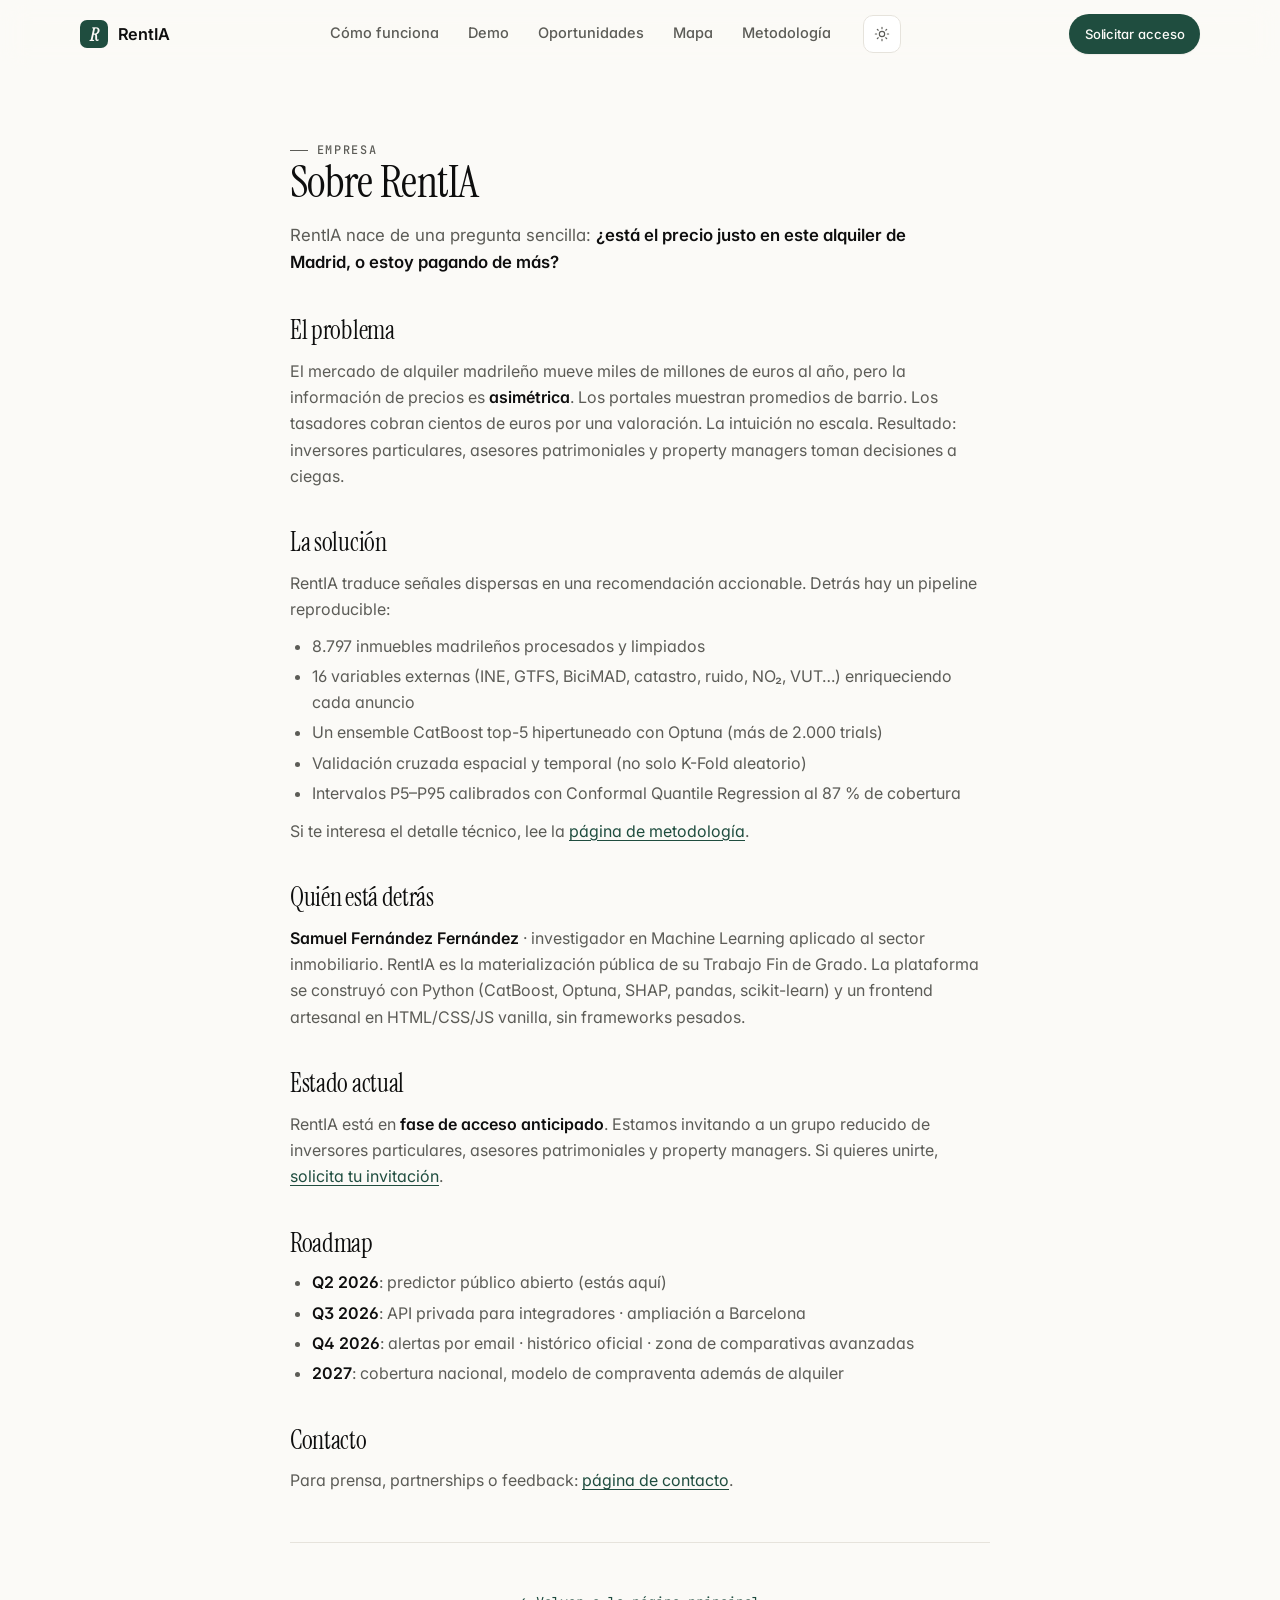
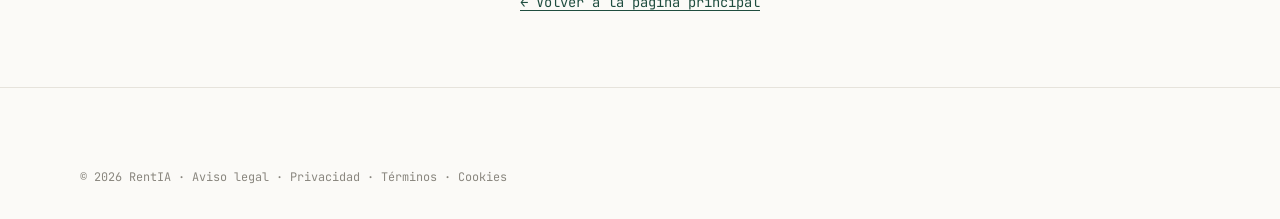
<file: web/sobre.html>
<!doctype html>
<html lang="es">
<head>
<meta charset="utf-8" />
<meta name="viewport" content="width=device-width,initial-scale=1" />
<title>Sobre RentIA · RentIA</title>
<meta name="description" content="Quiénes están detrás de RentIA, qué problema resuelve y cómo se construyó la plataforma." />
<meta name="theme-color" content="#FBFAF7" />
<meta name="robots" content="noindex,follow" />

<link rel="icon" type="image/svg+xml" href='data:image/svg+xml;utf8,<svg xmlns="http://www.w3.org/2000/svg" viewBox="0 0 32 32"><rect width="32" height="32" rx="7" fill="%231F4D3F"/><path d="M9 22V10h6.2c2.8 0 4.5 1.4 4.5 3.8 0 1.7-.9 2.9-2.4 3.5L21 22h-3.2l-3-4.4h-2.6V22H9z" fill="%23FBFAF7"/></svg>' />
<link rel="preconnect" href="https://fonts.googleapis.com" />
<link rel="preconnect" href="https://fonts.gstatic.com" crossorigin />
<link href="https://fonts.googleapis.com/css2?family=Inter:wght@400;500;600;700&family=Instrument+Serif:ital@0;1&family=JetBrains+Mono:wght@400;500;600&display=swap" rel="stylesheet" />
<link rel="stylesheet" href="styles.css" />

<style>
.docs-main{max-width:780px;margin-inline:auto;padding:clamp(2rem,5vw,4rem) var(--gutter)}
.docs-main h1{font-size:clamp(2rem,4vw,2.8rem);margin-bottom:.5rem}
.docs-main h2{margin-top:2.5rem;font-size:clamp(1.3rem,2.5vw,1.6rem)}
.docs-main p{font-size:1rem;color:var(--ink-2);line-height:1.65;margin-block:.6rem}
.docs-main strong{color:var(--ink);font-weight:600}
.docs-main ul{padding-left:1.4rem;margin-block:.7rem}
.docs-main li{color:var(--ink-2);line-height:1.6;margin-block:.3rem}
.docs-main code{font-family:var(--mono);font-size:.9em;background:var(--surface-2);padding:.1em .4em;border-radius:4px;color:var(--ink)}
.docs-main a{color:var(--accent);text-decoration:underline;text-underline-offset:3px}
</style>
</head>
<body>

<header class="site-header" id="siteHeader">
  <div class="container nav">
    <a href="index.html" class="brand" aria-label="RentIA — inicio">
      <span class="brand-mark"><span>R</span></span>
      <span>RentIA</span>
    </a>
    <nav class="nav-links" aria-label="Navegación principal">
      <a href="index.html#como-funciona">Cómo funciona</a>
      <a href="index.html#demo">Demo</a>
      <a href="index.html#oportunidades">Oportunidades</a>
      <a href="index.html#mapa">Mapa</a>
      <a href="metodologia.html">Metodología</a>
    </nav>
    <button type="button" class="theme-toggle" id="themeToggle" aria-label="Cambiar tema claro / oscuro">
      <svg class="sun" viewBox="0 0 24 24" fill="none" stroke="currentColor" stroke-width="1.7" stroke-linecap="round" stroke-linejoin="round" aria-hidden="true"><circle cx="12" cy="12" r="4"/><path d="M12 2v2M12 20v2M4.93 4.93l1.41 1.41M17.66 17.66l1.41 1.41M2 12h2M20 12h2M4.93 19.07l1.41-1.41M17.66 6.34l1.41-1.41"/></svg>
      <svg class="moon" viewBox="0 0 24 24" fill="none" stroke="currentColor" stroke-width="1.7" stroke-linecap="round" stroke-linejoin="round" aria-hidden="true"><path d="M21 12.79A9 9 0 1111.21 3 7 7 0 0021 12.79z"/></svg>
    </button>
    <a href="index.html#acceso" class="btn btn--primary btn--sm nav-cta">Solicitar acceso</a>
    <button class="nav-toggle" id="navToggle" aria-label="Abrir menú" aria-expanded="false" aria-controls="mobileDrawer">
      <svg viewBox="0 0 24 24" fill="none" stroke="currentColor" stroke-width="2" stroke-linecap="round" aria-hidden="true"><line x1="3" y1="7" x2="21" y2="7"/><line x1="3" y1="17" x2="21" y2="17"/></svg>
    </button>
  </div>
</header>
<div class="mobile-drawer" id="mobileDrawer" aria-hidden="true">
  <div class="mobile-drawer__panel" role="dialog" aria-modal="true" aria-label="Menú">
    <div class="mobile-drawer__head">
      <span class="brand"><span class="brand-mark"><span>R</span></span> RentIA</span>
      <button class="nav-toggle" id="navClose" aria-label="Cerrar menú"><svg viewBox="0 0 24 24" fill="none" stroke="currentColor" stroke-width="2" stroke-linecap="round" aria-hidden="true"><line x1="6" y1="6" x2="18" y2="18"/><line x1="18" y1="6" x2="6" y2="18"/></svg></button>
    </div>
    <nav class="mobile-drawer__links">
      <a href="index.html#como-funciona">Cómo funciona</a>
      <a href="index.html#demo">Demo</a>
      <a href="index.html#oportunidades">Oportunidades</a>
      <a href="index.html#mapa">Mapa</a>
      <a href="metodologia.html">Metodología</a>
    </nav>
    <a href="index.html#acceso" class="btn btn--primary mobile-drawer__cta">Solicitar acceso</a>
  </div>
</div>

<main class="docs-main">
  <span class="eyebrow">Empresa</span>
  <h1>Sobre RentIA</h1>
  <p class="lead" style="color:var(--ink-2);font-size:1.05rem;margin-block:1rem 2rem">RentIA nace de una pregunta sencilla: <strong>¿está el precio justo en este alquiler de Madrid, o estoy pagando de más?</strong></p>

  <h2>El problema</h2>
  <p>El mercado de alquiler madrileño mueve miles de millones de euros al año, pero la información de precios es <strong>asimétrica</strong>. Los portales muestran promedios de barrio. Los tasadores cobran cientos de euros por una valoración. La intuición no escala. Resultado: inversores particulares, asesores patrimoniales y property managers toman decisiones a ciegas.</p>

  <h2>La solución</h2>
  <p>RentIA traduce señales dispersas en una recomendación accionable. Detrás hay un pipeline reproducible:</p>
  <ul>
    <li>8.797 inmuebles madrileños procesados y limpiados</li>
    <li>16 variables externas (INE, GTFS, BiciMAD, catastro, ruido, NO₂, VUT…) enriqueciendo cada anuncio</li>
    <li>Un ensemble CatBoost top-5 hipertuneado con Optuna (más de 2.000 trials)</li>
    <li>Validación cruzada espacial y temporal (no solo K-Fold aleatorio)</li>
    <li>Intervalos P5–P95 calibrados con Conformal Quantile Regression al 87 % de cobertura</li>
  </ul>
  <p>Si te interesa el detalle técnico, lee la <a href="metodologia.html">página de metodología</a>.</p>

  <h2>Quién está detrás</h2>
  <p><strong>Samuel Fernández Fernández</strong> &middot; investigador en Machine Learning aplicado al sector inmobiliario. RentIA es la materialización pública de su Trabajo Fin de Grado. La plataforma se construyó con Python (CatBoost, Optuna, SHAP, pandas, scikit-learn) y un frontend artesanal en HTML/CSS/JS vanilla, sin frameworks pesados.</p>

  <h2>Estado actual</h2>
  <p>RentIA está en <strong>fase de acceso anticipado</strong>. Estamos invitando a un grupo reducido de inversores particulares, asesores patrimoniales y property managers. Si quieres unirte, <a href="index.html#acceso">solicita tu invitación</a>.</p>

  <h2>Roadmap</h2>
  <ul>
    <li><strong>Q2 2026</strong>: predictor público abierto (estás aquí)</li>
    <li><strong>Q3 2026</strong>: API privada para integradores · ampliación a Barcelona</li>
    <li><strong>Q4 2026</strong>: alertas por email · histórico oficial · zona de comparativas avanzadas</li>
    <li><strong>2027</strong>: cobertura nacional, modelo de compraventa además de alquiler</li>
  </ul>

  <h2>Contacto</h2>
  <p>Para prensa, partnerships o feedback: <a href="contacto.html">página de contacto</a>.</p>

  <hr style="border:0;border-top:1px solid var(--line);margin-block:3rem">
  <p style="font-family:var(--mono);font-size:.86rem;color:var(--ink-3);text-align:center">
    <a href="index.html" style="color:var(--accent)">← Volver a la página principal</a>
  </p>
</main>

<footer class="site-footer">
  <div class="container">
    <div class="footer__bottom" style="border-top:0;margin-top:0;padding-top:1rem">
      <p class="footer__disclaimer">© 2026 RentIA · <a href="aviso-legal.html">Aviso legal</a> · <a href="privacidad.html">Privacidad</a> · <a href="terminos.html">Términos</a> · <a href="cookies.html">Cookies</a></p>
    </div>
  </div>
</footer>

<script>
(function(){
  const KEY = 'rentia.theme';
  const btn = document.getElementById('themeToggle');
  function apply(t){
    if(t === 'dark') document.documentElement.setAttribute('data-theme','dark');
    else document.documentElement.removeAttribute('data-theme');
  }
  let saved = null;
  try{ saved = localStorage.getItem(KEY); }catch(e){}
  if(!saved) saved = matchMedia('(prefers-color-scheme: dark)').matches ? 'dark' : 'light';
  apply(saved);
  if(btn) btn.addEventListener('click', ()=>{
    const next = document.documentElement.getAttribute('data-theme') === 'dark' ? 'light' : 'dark';
    apply(next);
    try{ localStorage.setItem(KEY, next); }catch(e){}
  });
})();
(function(){
  const d = document.getElementById('mobileDrawer'), o = document.getElementById('navToggle'), c = document.getElementById('navClose');
  if(!d||!o) return;
  function set(s){ d.classList.toggle('is-open', s); d.setAttribute('aria-hidden', String(!s)); o.setAttribute('aria-expanded', String(s)); document.body.style.overflow = s?'hidden':''; }
  o.addEventListener('click', ()=>set(true));
  if(c) c.addEventListener('click', ()=>set(false));
  d.addEventListener('click', e=>{ if(e.target===d) set(false); });
  d.querySelectorAll('a').forEach(a=>a.addEventListener('click', ()=>set(false)));
})();
(function(){const h=document.getElementById('siteHeader');if(h)window.addEventListener('scroll',()=>h.classList.toggle('is-scrolled', window.scrollY>12),{passive:true});})();
</script>
</body>
</html>
</file>
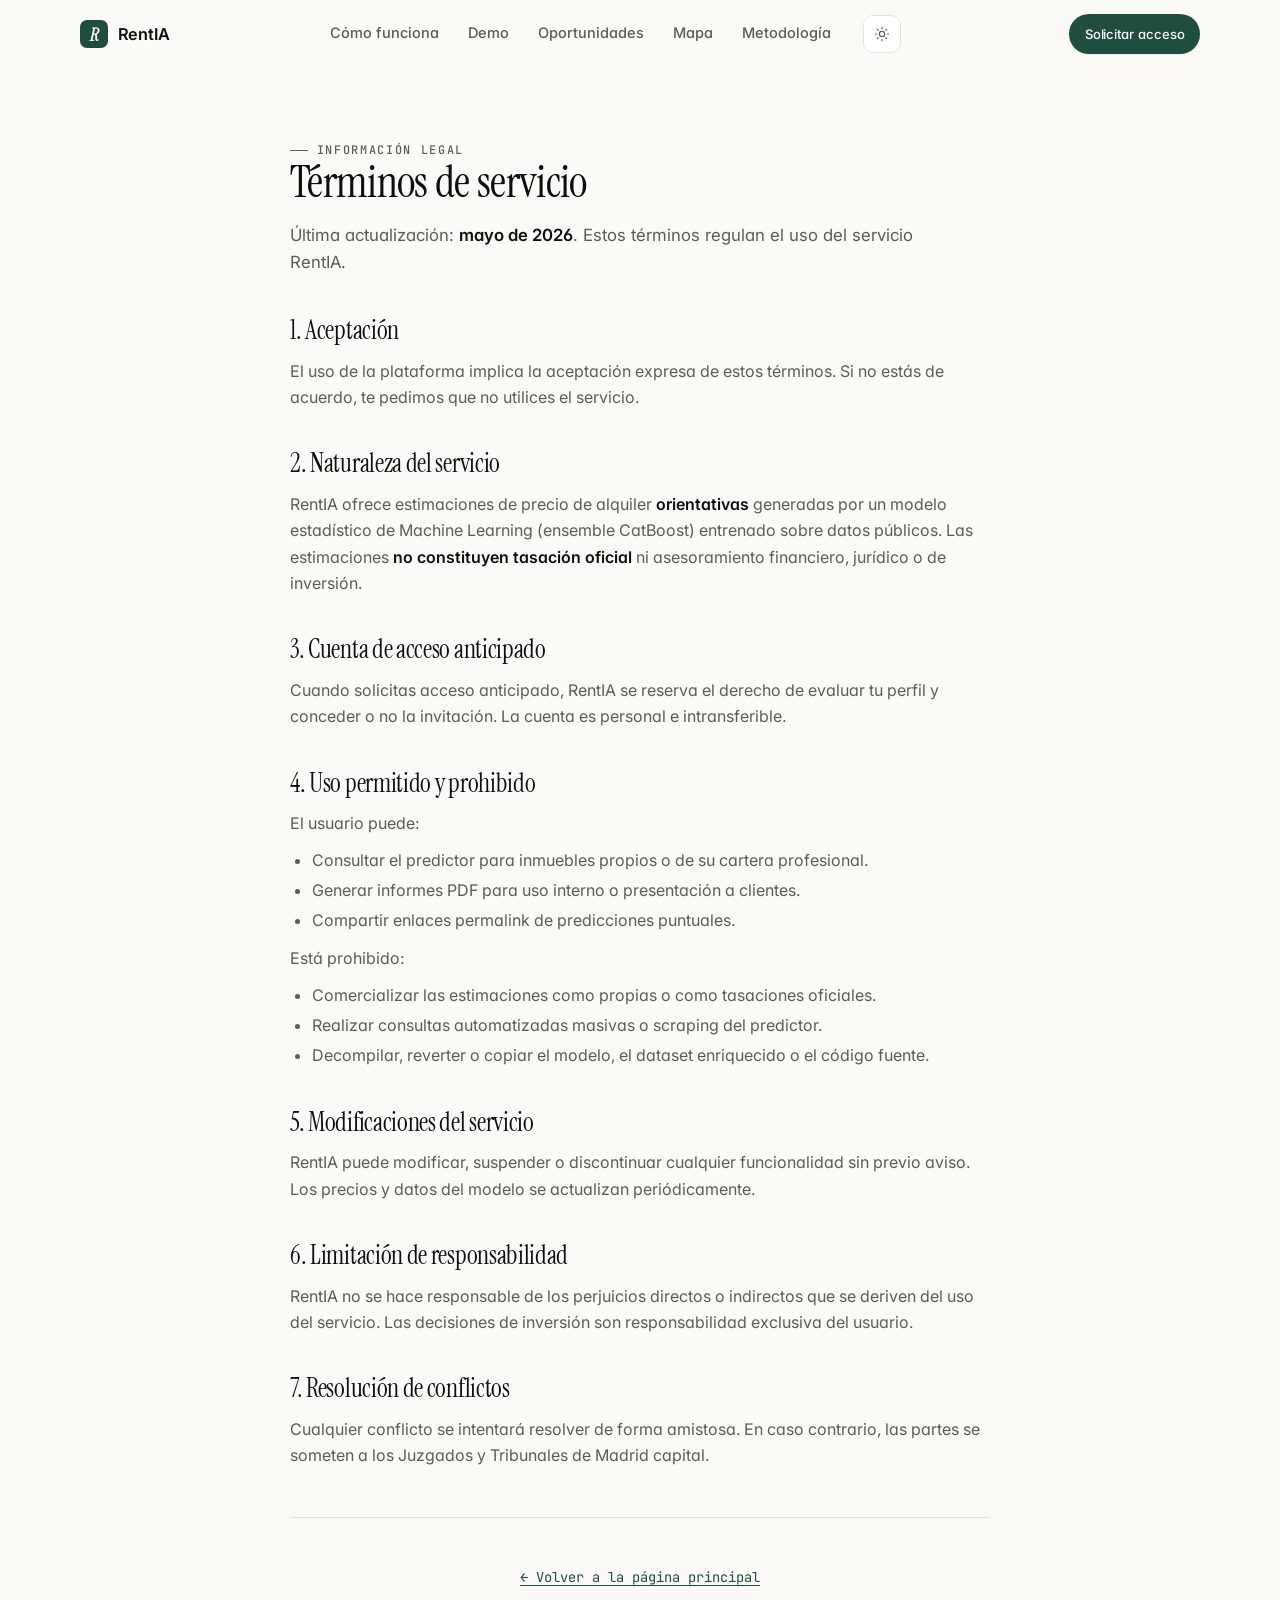
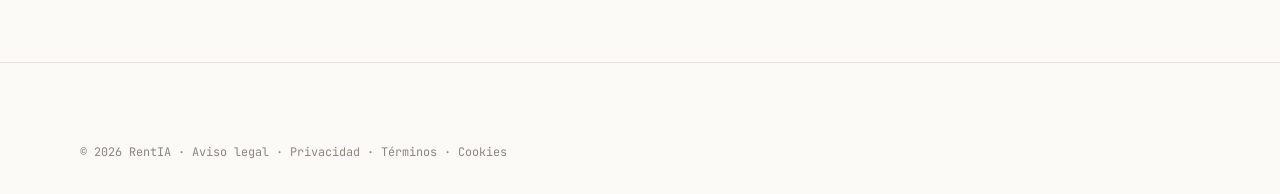
<file: web/terminos.html>
<!doctype html>
<html lang="es">
<head>
<meta charset="utf-8" />
<meta name="viewport" content="width=device-width,initial-scale=1" />
<title>Términos de servicio · RentIA</title>
<meta name="description" content="Términos y condiciones de uso del servicio RentIA para la consulta de precios estimados del alquiler en Madrid." />
<meta name="theme-color" content="#FBFAF7" />
<meta name="robots" content="noindex,follow" />

<link rel="icon" type="image/svg+xml" href='data:image/svg+xml;utf8,<svg xmlns="http://www.w3.org/2000/svg" viewBox="0 0 32 32"><rect width="32" height="32" rx="7" fill="%231F4D3F"/><path d="M9 22V10h6.2c2.8 0 4.5 1.4 4.5 3.8 0 1.7-.9 2.9-2.4 3.5L21 22h-3.2l-3-4.4h-2.6V22H9z" fill="%23FBFAF7"/></svg>' />
<link rel="preconnect" href="https://fonts.googleapis.com" />
<link rel="preconnect" href="https://fonts.gstatic.com" crossorigin />
<link href="https://fonts.googleapis.com/css2?family=Inter:wght@400;500;600;700&family=Instrument+Serif:ital@0;1&family=JetBrains+Mono:wght@400;500;600&display=swap" rel="stylesheet" />
<link rel="stylesheet" href="styles.css" />

<style>
.docs-main{max-width:780px;margin-inline:auto;padding:clamp(2rem,5vw,4rem) var(--gutter)}
.docs-main h1{font-size:clamp(2rem,4vw,2.8rem);margin-bottom:.5rem}
.docs-main h2{margin-top:2.5rem;font-size:clamp(1.3rem,2.5vw,1.6rem)}
.docs-main p{font-size:1rem;color:var(--ink-2);line-height:1.65;margin-block:.6rem}
.docs-main strong{color:var(--ink);font-weight:600}
.docs-main ul{padding-left:1.4rem;margin-block:.7rem}
.docs-main li{color:var(--ink-2);line-height:1.6;margin-block:.3rem}
.docs-main code{font-family:var(--mono);font-size:.9em;background:var(--surface-2);padding:.1em .4em;border-radius:4px;color:var(--ink)}
.docs-main a{color:var(--accent);text-decoration:underline;text-underline-offset:3px}
</style>
</head>
<body>

<header class="site-header" id="siteHeader">
  <div class="container nav">
    <a href="index.html" class="brand" aria-label="RentIA — inicio">
      <span class="brand-mark"><span>R</span></span>
      <span>RentIA</span>
    </a>
    <nav class="nav-links" aria-label="Navegación principal">
      <a href="index.html#como-funciona">Cómo funciona</a>
      <a href="index.html#demo">Demo</a>
      <a href="index.html#oportunidades">Oportunidades</a>
      <a href="index.html#mapa">Mapa</a>
      <a href="metodologia.html">Metodología</a>
    </nav>
    <button type="button" class="theme-toggle" id="themeToggle" aria-label="Cambiar tema claro / oscuro">
      <svg class="sun" viewBox="0 0 24 24" fill="none" stroke="currentColor" stroke-width="1.7" stroke-linecap="round" stroke-linejoin="round" aria-hidden="true"><circle cx="12" cy="12" r="4"/><path d="M12 2v2M12 20v2M4.93 4.93l1.41 1.41M17.66 17.66l1.41 1.41M2 12h2M20 12h2M4.93 19.07l1.41-1.41M17.66 6.34l1.41-1.41"/></svg>
      <svg class="moon" viewBox="0 0 24 24" fill="none" stroke="currentColor" stroke-width="1.7" stroke-linecap="round" stroke-linejoin="round" aria-hidden="true"><path d="M21 12.79A9 9 0 1111.21 3 7 7 0 0021 12.79z"/></svg>
    </button>
    <a href="index.html#acceso" class="btn btn--primary btn--sm nav-cta">Solicitar acceso</a>
    <button class="nav-toggle" id="navToggle" aria-label="Abrir menú" aria-expanded="false" aria-controls="mobileDrawer">
      <svg viewBox="0 0 24 24" fill="none" stroke="currentColor" stroke-width="2" stroke-linecap="round" aria-hidden="true"><line x1="3" y1="7" x2="21" y2="7"/><line x1="3" y1="17" x2="21" y2="17"/></svg>
    </button>
  </div>
</header>
<div class="mobile-drawer" id="mobileDrawer" aria-hidden="true">
  <div class="mobile-drawer__panel" role="dialog" aria-modal="true" aria-label="Menú">
    <div class="mobile-drawer__head">
      <span class="brand"><span class="brand-mark"><span>R</span></span> RentIA</span>
      <button class="nav-toggle" id="navClose" aria-label="Cerrar menú"><svg viewBox="0 0 24 24" fill="none" stroke="currentColor" stroke-width="2" stroke-linecap="round" aria-hidden="true"><line x1="6" y1="6" x2="18" y2="18"/><line x1="18" y1="6" x2="6" y2="18"/></svg></button>
    </div>
    <nav class="mobile-drawer__links">
      <a href="index.html#como-funciona">Cómo funciona</a>
      <a href="index.html#demo">Demo</a>
      <a href="index.html#oportunidades">Oportunidades</a>
      <a href="index.html#mapa">Mapa</a>
      <a href="metodologia.html">Metodología</a>
    </nav>
    <a href="index.html#acceso" class="btn btn--primary mobile-drawer__cta">Solicitar acceso</a>
  </div>
</div>

<main class="docs-main">
  <span class="eyebrow">Información legal</span>
  <h1>Términos de servicio</h1>
  <p class="lead" style="color:var(--ink-2);font-size:1.05rem;margin-block:1rem 2rem">Última actualización: <strong>mayo de 2026</strong>. Estos términos regulan el uso del servicio RentIA.</p>

  <h2>1. Aceptación</h2>
  <p>El uso de la plataforma implica la aceptación expresa de estos términos. Si no estás de acuerdo, te pedimos que no utilices el servicio.</p>

  <h2>2. Naturaleza del servicio</h2>
  <p>RentIA ofrece estimaciones de precio de alquiler <strong>orientativas</strong> generadas por un modelo estadístico de Machine Learning (ensemble CatBoost) entrenado sobre datos públicos. Las estimaciones <strong>no constituyen tasación oficial</strong> ni asesoramiento financiero, jurídico o de inversión.</p>

  <h2>3. Cuenta de acceso anticipado</h2>
  <p>Cuando solicitas acceso anticipado, RentIA se reserva el derecho de evaluar tu perfil y conceder o no la invitación. La cuenta es personal e intransferible.</p>

  <h2>4. Uso permitido y prohibido</h2>
  <p>El usuario puede:</p>
  <ul>
    <li>Consultar el predictor para inmuebles propios o de su cartera profesional.</li>
    <li>Generar informes PDF para uso interno o presentación a clientes.</li>
    <li>Compartir enlaces permalink de predicciones puntuales.</li>
  </ul>
  <p>Está prohibido:</p>
  <ul>
    <li>Comercializar las estimaciones como propias o como tasaciones oficiales.</li>
    <li>Realizar consultas automatizadas masivas o scraping del predictor.</li>
    <li>Decompilar, reverter o copiar el modelo, el dataset enriquecido o el código fuente.</li>
  </ul>

  <h2>5. Modificaciones del servicio</h2>
  <p>RentIA puede modificar, suspender o discontinuar cualquier funcionalidad sin previo aviso. Los precios y datos del modelo se actualizan periódicamente.</p>

  <h2>6. Limitación de responsabilidad</h2>
  <p>RentIA no se hace responsable de los perjuicios directos o indirectos que se deriven del uso del servicio. Las decisiones de inversión son responsabilidad exclusiva del usuario.</p>

  <h2>7. Resolución de conflictos</h2>
  <p>Cualquier conflicto se intentará resolver de forma amistosa. En caso contrario, las partes se someten a los Juzgados y Tribunales de Madrid capital.</p>

  <hr style="border:0;border-top:1px solid var(--line);margin-block:3rem">
  <p style="font-family:var(--mono);font-size:.86rem;color:var(--ink-3);text-align:center">
    <a href="index.html" style="color:var(--accent)">← Volver a la página principal</a>
  </p>
</main>

<footer class="site-footer">
  <div class="container">
    <div class="footer__bottom" style="border-top:0;margin-top:0;padding-top:1rem">
      <p class="footer__disclaimer">© 2026 RentIA · <a href="aviso-legal.html">Aviso legal</a> · <a href="privacidad.html">Privacidad</a> · <a href="terminos.html">Términos</a> · <a href="cookies.html">Cookies</a></p>
    </div>
  </div>
</footer>

<script>
(function(){
  const KEY = 'rentia.theme';
  const btn = document.getElementById('themeToggle');
  function apply(t){
    if(t === 'dark') document.documentElement.setAttribute('data-theme','dark');
    else document.documentElement.removeAttribute('data-theme');
  }
  let saved = null;
  try{ saved = localStorage.getItem(KEY); }catch(e){}
  if(!saved) saved = matchMedia('(prefers-color-scheme: dark)').matches ? 'dark' : 'light';
  apply(saved);
  if(btn) btn.addEventListener('click', ()=>{
    const next = document.documentElement.getAttribute('data-theme') === 'dark' ? 'light' : 'dark';
    apply(next);
    try{ localStorage.setItem(KEY, next); }catch(e){}
  });
})();
(function(){
  const d = document.getElementById('mobileDrawer'), o = document.getElementById('navToggle'), c = document.getElementById('navClose');
  if(!d||!o) return;
  function set(s){ d.classList.toggle('is-open', s); d.setAttribute('aria-hidden', String(!s)); o.setAttribute('aria-expanded', String(s)); document.body.style.overflow = s?'hidden':''; }
  o.addEventListener('click', ()=>set(true));
  if(c) c.addEventListener('click', ()=>set(false));
  d.addEventListener('click', e=>{ if(e.target===d) set(false); });
  d.querySelectorAll('a').forEach(a=>a.addEventListener('click', ()=>set(false)));
})();
(function(){const h=document.getElementById('siteHeader');if(h)window.addEventListener('scroll',()=>h.classList.toggle('is-scrolled', window.scrollY>12),{passive:true});})();
</script>
</body>
</html>
</file>
<file: web/styles.css>
/* ============================================================
   RESET & TOKENS
   ============================================================ */
*,*::before,*::after{box-sizing:border-box;margin:0;padding:0}
html{scroll-behavior:smooth;-webkit-text-size-adjust:100%}
body{font-family:'Inter',system-ui,-apple-system,sans-serif;line-height:1.6;color:var(--ink);background:var(--paper);font-feature-settings:'cv11','ss01';-webkit-font-smoothing:antialiased;text-rendering:optimizeLegibility;overflow-x:hidden}
img,svg{display:block;max-width:100%}
button{font:inherit;cursor:pointer;border:0;background:none;color:inherit}
a{color:inherit;text-decoration:none}
input,select,textarea{font:inherit;color:inherit}

:root{
  --ink:#0E0E0E;
  --ink-2:#5C5C57;
  --ink-3:#8A877F;
  --paper:#FBFAF7;
  --surface:#FFFFFF;
  --surface-2:#F4F1EA;
  --line:#E6E3DC;
  --line-strong:#D6D2C8;
  --accent:#1F4D3F;
  --accent-soft:rgba(31,77,63,.08);
  --accent-soft-2:rgba(31,77,63,.14);
  --accent-ink:#143028;
  --positive:#1F4D3F;
  --negative:#8A6A2E;
  --danger:#B5483A;
  --danger-soft:rgba(181,72,58,.10);

  --shadow-sm:0 1px 2px rgba(14,14,14,.04), 0 1px 1px rgba(14,14,14,.03);
  --shadow-md:0 8px 24px -12px rgba(14,14,14,.10), 0 2px 6px -2px rgba(14,14,14,.06);
  --shadow-lg:0 24px 60px -24px rgba(14,14,14,.18), 0 8px 20px -10px rgba(14,14,14,.08);

  --radius-sm:6px;
  --radius:10px;
  --radius-lg:16px;
  --radius-xl:24px;

  --serif:'Instrument Serif', Georgia, 'Times New Roman', serif;
  --sans:'Inter', system-ui, -apple-system, sans-serif;
  --mono:'JetBrains Mono', ui-monospace, SFMono-Regular, Menlo, monospace;

  --ease:cubic-bezier(.22,.61,.36,1);

  --container:1200px;
  --gutter:clamp(1.25rem, 4vw, 2.5rem);

  --h1: clamp(2.4rem, 6.4vw, 4.6rem);
  --h2: clamp(1.8rem, 4.2vw, 2.85rem);
  --h3: clamp(1.25rem, 2.4vw, 1.55rem);
  --lead: clamp(1.05rem, 1.6vw, 1.22rem);
}

::selection{background:var(--accent);color:#fff}
:focus-visible{outline:2px solid var(--accent);outline-offset:3px;border-radius:4px}

/* ============================================================
   LAYOUT PRIMITIVES
   ============================================================ */
.container{width:100%;max-width:var(--container);margin-inline:auto;padding-inline:var(--gutter)}
.section{padding-block:clamp(4rem, 9vw, 7rem)}
.section--tight{padding-block:clamp(3rem, 6vw, 4.5rem)}
.section--paper{background:var(--paper)}
.section--surface{background:var(--surface)}
.section--ink{background:#0B0B0A;color:#F2EFE6}
.section--ink .eyebrow{color:#A39E8E}
.section--ink h2,.section--ink .h2{color:#FBFAF7}

.eyebrow{
  display:inline-flex;align-items:center;gap:.55rem;
  font-family:var(--mono);font-size:.74rem;font-weight:500;
  text-transform:uppercase;letter-spacing:.14em;
  color:var(--ink-2);
}
.eyebrow::before{
  content:"";width:18px;height:1px;background:currentColor;
}

h1,.h1{
  font-family:var(--serif);font-weight:400;
  font-size:var(--h1);line-height:1.02;
  letter-spacing:-.015em;color:var(--ink);
}
h2,.h2{
  font-family:var(--serif);font-weight:400;
  font-size:var(--h2);line-height:1.08;
  letter-spacing:-.012em;color:var(--ink);
  margin-bottom:.5em;
}
h3,.h3{
  font-family:var(--sans);font-weight:600;
  font-size:var(--h3);line-height:1.25;
  letter-spacing:-.005em;color:var(--ink);
}
p.lead{font-size:var(--lead);color:var(--ink-2);max-width:60ch;line-height:1.55}

em.italic-serif{font-family:var(--serif);font-style:italic;font-weight:400}

.section-head{max-width:780px;margin-bottom:clamp(2rem,4vw,3rem)}
.section-head p{color:var(--ink-2);font-size:var(--lead);margin-top:.85rem}

/* ============================================================
   BUTTONS
   ============================================================ */
.btn{
  display:inline-flex;align-items:center;gap:.55rem;
  padding:.85rem 1.25rem;border-radius:999px;
  font-size:.92rem;font-weight:500;letter-spacing:-.005em;
  transition:transform .2s var(--ease), background .2s var(--ease), color .2s var(--ease), border-color .2s var(--ease), box-shadow .25s var(--ease);
  border:1px solid transparent;white-space:nowrap;
}
.btn--primary{background:var(--accent);color:#FBFAF7;box-shadow:var(--shadow-sm)}
.btn--primary:hover{background:var(--accent-ink);transform:translateY(-1px);box-shadow:var(--shadow-md)}
.btn--ghost{background:transparent;color:var(--ink);border-color:var(--line-strong)}
.btn--ghost:hover{background:var(--surface);border-color:var(--ink);transform:translateY(-1px)}
.btn--ink{background:#0E0E0E;color:#FBFAF7}
.btn--ink:hover{background:#000}
.btn--sm{padding:.55rem .9rem;font-size:.82rem}
.btn--lg{padding:1rem 1.5rem;font-size:1rem}
.btn .arrow{transition:transform .25s var(--ease)}
.btn:hover .arrow{transform:translateX(3px)}

/* ============================================================
   HEADER
   ============================================================ */
.site-header{
  position:sticky;top:0;z-index:100;
  background:rgba(251,250,247,.72);
  backdrop-filter:saturate(180%) blur(14px);
  -webkit-backdrop-filter:saturate(180%) blur(14px);
  border-bottom:1px solid transparent;
  transition:background .25s var(--ease), border-color .25s var(--ease), box-shadow .25s var(--ease);
}
.site-header.is-scrolled{
  background:rgba(251,250,247,.92);
  border-bottom-color:var(--line);
  box-shadow:0 1px 0 rgba(14,14,14,.02), 0 4px 24px -16px rgba(14,14,14,.10);
}
.nav{
  display:flex;align-items:center;gap:2rem;
  height:68px;
}
.brand{display:inline-flex;align-items:center;gap:.6rem;font-weight:600;letter-spacing:-.01em;font-size:1.02rem}
.brand-mark{
  width:28px;height:28px;border-radius:7px;
  background:var(--accent);color:#FBFAF7;
  display:grid;place-items:center;font-family:var(--serif);font-size:1.05rem;line-height:1;
  font-style:italic;
}
.brand-mark span{transform:translateY(1px)}
.nav-links{display:none;align-items:center;gap:1.8rem;margin-left:auto}
.nav-links a{color:var(--ink-2);font-size:.91rem;font-weight:500;position:relative;padding:.25rem 0;transition:color .2s var(--ease)}
.nav-links a::after{
  content:"";position:absolute;left:0;right:0;bottom:-2px;height:1px;
  background:var(--accent);transform:scaleX(0);transform-origin:right;
  transition:transform .3s var(--ease);
}
.nav-links a:hover{color:var(--ink)}
.nav-links a:hover::after{transform:scaleX(1);transform-origin:left}
.nav-cta{margin-left:auto}
.nav-links + .nav-cta{margin-left:0}
.nav-toggle{
  margin-left:auto;width:42px;height:42px;border-radius:10px;
  display:grid;place-items:center;border:1px solid var(--line);
  background:var(--surface);
}
.nav-toggle svg{width:18px;height:18px}
@media (min-width:900px){
  .nav-links{display:inline-flex}
  .nav-toggle{display:none}
}

/* Mobile drawer */
.mobile-drawer{
  position:fixed;inset:0;z-index:200;background:rgba(14,14,14,.30);
  opacity:0;pointer-events:none;transition:opacity .25s var(--ease);
}
.mobile-drawer.is-open{opacity:1;pointer-events:auto}
.mobile-drawer__panel{
  position:absolute;top:0;right:0;bottom:0;width:min(86vw,360px);
  background:var(--paper);padding:1.5rem var(--gutter) 2rem;
  display:flex;flex-direction:column;gap:1.2rem;
  transform:translateX(110%);transition:transform .35s var(--ease);
  box-shadow:var(--shadow-lg);
}
.mobile-drawer.is-open .mobile-drawer__panel{transform:translateX(0)}
.mobile-drawer__head{display:flex;justify-content:space-between;align-items:center;margin-bottom:.5rem}
.mobile-drawer__links{display:flex;flex-direction:column;gap:.2rem}
.mobile-drawer__links a{
  padding:.85rem 0;border-bottom:1px solid var(--line);
  font-family:var(--serif);font-size:1.4rem;letter-spacing:-.01em;
}
.mobile-drawer__cta{margin-top:auto}

/* ============================================================
   HERO
   ============================================================ */
.hero{
  position:relative;overflow:hidden;
  padding-block:clamp(3rem, 8vw, 6rem) clamp(3.5rem, 8vw, 6rem);
}
.hero__grid{
  display:grid;grid-template-columns:1fr;gap:clamp(2.5rem,5vw,4rem);
  align-items:center;
}
@media (min-width:1000px){
  .hero__grid{grid-template-columns:1.05fr .95fr}
}
.hero h1{margin:.85rem 0 1.1rem}
.hero h1 em{font-style:italic;color:var(--accent)}
.hero__lead{font-size:clamp(1.05rem,1.7vw,1.25rem);color:var(--ink-2);max-width:55ch;line-height:1.5}
.hero__lead strong{color:var(--ink);font-weight:600}
.hero__ctas{display:flex;flex-wrap:wrap;gap:.75rem;margin-top:1.8rem}
.hero__meta{
  margin-top:2rem;display:flex;flex-wrap:wrap;gap:1.2rem 2rem;
  font-family:var(--mono);font-size:.78rem;color:var(--ink-3);
  text-transform:uppercase;letter-spacing:.08em;
}
.hero__meta span{display:inline-flex;align-items:center;gap:.5rem}
.hero__meta span::before{content:"";width:6px;height:6px;border-radius:50%;background:var(--accent)}

/* Floating opportunity card */
.opp-card{
  background:var(--surface);border:1px solid var(--line);
  border-radius:var(--radius-lg);padding:1.5rem;
  box-shadow:var(--shadow-lg);
  display:flex;flex-direction:column;gap:1rem;
  max-width:460px;margin-inline:auto;position:relative;
  transform:translateY(0);
}
.opp-card::before{
  content:"";position:absolute;inset:-22px -22px auto auto;width:140px;height:140px;
  background:radial-gradient(circle at center, var(--accent-soft) 0%, transparent 65%);
  pointer-events:none;z-index:-1;
}
.opp-card__head{display:flex;align-items:center;justify-content:space-between;gap:1rem}
.opp-card__tag{
  display:inline-flex;align-items:center;gap:.4rem;
  font-family:var(--mono);font-size:.7rem;font-weight:500;
  text-transform:uppercase;letter-spacing:.1em;
  padding:.35rem .55rem;border-radius:6px;
  background:var(--accent-soft);color:var(--accent);
}
.opp-card__tag .dot{width:6px;height:6px;border-radius:50%;background:var(--accent);box-shadow:0 0 0 4px rgba(31,77,63,.15);animation:pulse 2.4s var(--ease) infinite}
@keyframes pulse{0%,100%{box-shadow:0 0 0 0 rgba(31,77,63,.30)}50%{box-shadow:0 0 0 6px rgba(31,77,63,0)}}
.opp-card__id{font-family:var(--mono);font-size:.72rem;color:var(--ink-3)}
.opp-card__title{font-family:var(--serif);font-size:1.7rem;line-height:1.1;letter-spacing:-.01em}
.opp-card__sub{font-size:.85rem;color:var(--ink-2)}
.opp-card__grid{display:grid;grid-template-columns:1fr 1fr;gap:1rem;padding-block:.6rem;border-block:1px solid var(--line)}
.opp-card__cell .lbl{font-family:var(--mono);font-size:.66rem;text-transform:uppercase;letter-spacing:.1em;color:var(--ink-3);margin-bottom:.25rem}
.opp-card__cell .val{font-family:var(--mono);font-size:1.18rem;font-weight:500;color:var(--ink)}
.opp-card__cell .val--accent{color:var(--accent)}
.opp-card__cell .val--danger{color:var(--danger)}
.opp-card__cell.strike .val{text-decoration:line-through;color:var(--ink-3);font-weight:400}
.opp-card__footer{display:flex;align-items:center;justify-content:space-between;gap:1rem}
.opp-card__chip{font-family:var(--mono);font-size:.74rem;color:var(--ink-2)}
.opp-card__chip b{color:var(--accent);font-weight:500}
.sparkline{width:120px;height:34px}

/* Diagonal markers behind hero */
.hero__deco{
  position:absolute;inset:0;pointer-events:none;z-index:-1;
  background-image:
    radial-gradient(900px 360px at 110% -10%, var(--accent-soft) 0%, transparent 60%),
    radial-gradient(700px 300px at -10% 110%, rgba(138,106,46,.06) 0%, transparent 60%);
}

/* ============================================================
   TRUST STRIP (KPIs)
   ============================================================ */
.trust{
  border-block:1px solid var(--line);
  background:var(--surface);
}
.trust__grid{
  display:grid;
  grid-template-columns:repeat(2,1fr);
  gap:0;
}
@media (min-width:640px){.trust__grid{grid-template-columns:repeat(3,1fr)}}
@media (min-width:1000px){.trust__grid{grid-template-columns:repeat(6,1fr)}}
.trust__cell{
  padding:1.6rem var(--gutter);
  border-right:1px solid var(--line);
  border-bottom:1px solid var(--line);
  display:flex;flex-direction:column;gap:.4rem;
}
.trust__cell:last-child{border-right:none}
@media (min-width:640px){
  .trust__cell:nth-child(3n){border-right:none}
  .trust__cell:nth-child(n+4){border-bottom:none}
}
@media (min-width:1000px){
  .trust__cell{border-bottom:none}
  .trust__cell:nth-child(3n){border-right:1px solid var(--line)}
  .trust__cell:nth-child(6n){border-right:none}
}
.trust__num{font-family:var(--mono);font-size:clamp(1.4rem,2.4vw,1.85rem);font-weight:500;letter-spacing:-.02em;color:var(--ink);line-height:1.05}
.trust__lbl{font-size:.78rem;color:var(--ink-2);letter-spacing:.01em;line-height:1.35}
.trust__unit{font-family:var(--mono);font-size:.78rem;color:var(--ink-3);font-weight:400;margin-left:.18em}

/* ============================================================
   BENEFITS
   ============================================================ */
.benefits__grid{
  display:grid;grid-template-columns:repeat(1,1fr);gap:1rem;
}
@media (min-width:640px){.benefits__grid{grid-template-columns:repeat(2,1fr)}}
@media (min-width:1000px){.benefits__grid{grid-template-columns:repeat(4,1fr)}}
.benefit{
  background:var(--surface);border:1px solid var(--line);
  border-radius:var(--radius-lg);padding:1.6rem 1.4rem;
  display:flex;flex-direction:column;gap:1rem;
  transition:transform .3s var(--ease), box-shadow .3s var(--ease), border-color .3s var(--ease);
  position:relative;overflow:hidden;
}
.benefit:hover{transform:translateY(-3px);box-shadow:var(--shadow-md);border-color:var(--line-strong)}
.benefit__icon{
  width:42px;height:42px;border-radius:10px;
  display:grid;place-items:center;
  background:var(--accent-soft);color:var(--accent);
}
.benefit__icon svg{width:22px;height:22px;stroke-width:1.5}
.benefit h3{font-size:1.05rem;line-height:1.3}
.benefit p{font-size:.92rem;color:var(--ink-2);line-height:1.55}
.benefit__num{
  position:absolute;top:1rem;right:1.1rem;
  font-family:var(--mono);font-size:.7rem;color:var(--ink-3);letter-spacing:.05em;
}

/* ============================================================
   DEMO PREDICTOR
   ============================================================ */
.demo{
  background:linear-gradient(180deg, var(--paper) 0%, var(--paper) 40%, var(--surface) 40%, var(--surface) 100%);
}
.demo__wrap{
  background:var(--surface);
  border:1px solid var(--line);
  border-radius:var(--radius-xl);
  box-shadow:var(--shadow-lg);
  overflow:hidden;
}
.demo__grid{
  display:grid;grid-template-columns:1fr;
}
@media (min-width:980px){.demo__grid{grid-template-columns:1fr 1.05fr}}
.demo__form{padding:clamp(1.5rem,3.5vw,2.5rem);border-bottom:1px solid var(--line)}
@media (min-width:980px){.demo__form{border-bottom:none;border-right:1px solid var(--line)}}
.demo__head{display:flex;align-items:center;justify-content:space-between;gap:1rem;margin-bottom:1.5rem}
.demo__title{font-family:var(--serif);font-size:1.4rem;line-height:1.2}
.demo__chip{font-family:var(--mono);font-size:.7rem;color:var(--ink-3);text-transform:uppercase;letter-spacing:.1em}

.field{display:flex;flex-direction:column;gap:.55rem;margin-bottom:1.2rem}
.field__label{display:flex;justify-content:space-between;align-items:baseline;gap:.5rem}
.field__name{font-size:.82rem;font-weight:500;color:var(--ink)}
.field__hint{font-family:var(--mono);font-size:.78rem;color:var(--accent);font-weight:500}
.field__select, .field__num{
  width:100%;padding:.78rem .9rem;border-radius:10px;
  border:1px solid var(--line-strong);
  background-color:var(--surface);
  font-family:var(--sans);font-size:.92rem;color:var(--ink);
  appearance:none;-webkit-appearance:none;
  transition:border-color .2s var(--ease), box-shadow .2s var(--ease);
}
.field__select{
  background-image:url("data:image/svg+xml;utf8,<svg xmlns='http://www.w3.org/2000/svg' viewBox='0 0 12 8'><path d='M1 1l5 5 5-5' stroke='%235C5C57' stroke-width='1.5' fill='none' stroke-linecap='round' stroke-linejoin='round'/></svg>");
  background-repeat:no-repeat;
  background-position:right 1rem center;
  background-size:11px;
  padding-right:2.5rem;
}
.field__select:focus,.field__num:focus{outline:none;border-color:var(--accent);box-shadow:0 0 0 4px var(--accent-soft)}

.range-wrap{position:relative}
.range{
  --t:50%;
  width:100%;height:30px;background:transparent;
  -webkit-appearance:none;appearance:none;
}
.range::-webkit-slider-runnable-track{height:4px;border-radius:99px;background:linear-gradient(to right, var(--accent) 0%, var(--accent) var(--t), var(--line-strong) var(--t), var(--line-strong) 100%)}
.range::-moz-range-track{height:4px;border-radius:99px;background:var(--line-strong)}
.range::-moz-range-progress{height:4px;border-radius:99px;background:var(--accent)}
.range::-webkit-slider-thumb{
  -webkit-appearance:none;appearance:none;
  width:20px;height:20px;border-radius:50%;background:var(--surface);
  border:2px solid var(--accent);margin-top:-8px;
  box-shadow:0 1px 3px rgba(14,14,14,.18);transition:transform .15s var(--ease)
}
.range::-webkit-slider-thumb:hover{transform:scale(1.08)}
.range::-moz-range-thumb{width:20px;height:20px;border-radius:50%;background:var(--surface);border:2px solid var(--accent);box-shadow:0 1px 3px rgba(14,14,14,.18)}
.range:focus-visible::-webkit-slider-thumb{box-shadow:0 0 0 4px var(--accent-soft),0 1px 3px rgba(14,14,14,.18)}
.field__row{display:grid;grid-template-columns:repeat(3,1fr);gap:.6rem}
.seg{
  display:flex;align-items:center;justify-content:center;
  padding:.7rem .4rem;border:1px solid var(--line-strong);border-radius:10px;
  font-family:var(--mono);font-size:.88rem;color:var(--ink-2);
  cursor:pointer;background:var(--surface);
  transition:all .2s var(--ease);
  user-select:none;
}
.seg:hover{border-color:var(--ink-2);color:var(--ink)}
.seg.is-active{background:var(--accent-ink);color:#FBFAF7;border-color:var(--accent-ink)}

.demo__submit{margin-top:.4rem;width:100%;justify-content:center;padding:1.05rem 1.25rem}

.demo__result{
  background:var(--paper);padding:clamp(1.5rem,3.5vw,2.5rem);
  display:flex;flex-direction:column;gap:1.3rem;
  min-height:100%;
}
.result__head{display:flex;align-items:center;justify-content:space-between;gap:1rem}
.result__chip{
  display:inline-flex;align-items:center;gap:.4rem;
  font-family:var(--mono);font-size:.7rem;font-weight:500;
  text-transform:uppercase;letter-spacing:.1em;
  padding:.35rem .55rem;border-radius:6px;
  background:var(--surface);border:1px solid var(--line);color:var(--ink-2);
}
.result__chip .dot{width:6px;height:6px;border-radius:50%;background:var(--accent)}
.result__title{font-family:var(--serif);font-size:1.2rem;line-height:1.2;color:var(--ink-2)}
.result__price{
  font-family:var(--serif);font-size:clamp(2.7rem,7vw,4.2rem);line-height:1;
  letter-spacing:-.025em;color:var(--ink);
}
.result__price .cur{font-family:var(--mono);font-size:.42em;font-weight:500;color:var(--ink-2);margin-left:.18em;vertical-align:.7em}
.result__price .per{font-family:var(--mono);font-size:.28em;color:var(--ink-3);margin-left:.4em;letter-spacing:.04em}
.result__interval{
  display:flex;flex-direction:column;gap:.6rem;
  padding:1rem 1.1rem;border-radius:12px;background:var(--surface);border:1px solid var(--line);
}
.result__interval-head{display:flex;justify-content:space-between;align-items:baseline;font-family:var(--mono);font-size:.78rem;color:var(--ink-2)}
.result__interval-bar{
  position:relative;height:8px;background:var(--surface-2);border-radius:99px;overflow:hidden;
}
.result__interval-fill{
  position:absolute;top:0;bottom:0;
  background:linear-gradient(90deg, rgba(31,77,63,.18), rgba(31,77,63,.55), rgba(31,77,63,.18));
  border-radius:99px;
}
.result__interval-mark{
  position:absolute;top:-3px;bottom:-3px;width:2px;background:var(--accent);
}
.result__interval-vals{display:flex;justify-content:space-between;font-family:var(--mono);font-size:.86rem;color:var(--ink)}
.result__factors{display:flex;flex-direction:column;gap:.5rem}
.factor{
  display:flex;align-items:center;gap:.85rem;
  padding:.75rem .9rem;border-radius:10px;background:var(--surface);border:1px solid var(--line);
}
.factor__icon{
  width:28px;height:28px;border-radius:8px;display:grid;place-items:center;
  background:var(--accent-soft);color:var(--accent);flex-shrink:0;
}
.factor__icon.is-neg{background:rgba(138,106,46,.10);color:var(--negative)}
.factor__icon svg{width:14px;height:14px;stroke-width:2}
.factor__txt{font-size:.88rem;color:var(--ink);flex:1}
.factor__txt b{font-weight:600}
.factor__val{font-family:var(--mono);font-size:.82rem;font-weight:500;color:var(--accent);white-space:nowrap}
.factor__val.is-neg{color:var(--negative)}
.result__foot{
  display:flex;flex-wrap:wrap;gap:.4rem 1rem;
  font-family:var(--mono);font-size:.74rem;color:var(--ink-3);
  padding-top:.8rem;border-top:1px solid var(--line);
}
.result__foot span::before{content:"·";margin-right:.5rem;color:var(--line-strong)}
.result__foot span:first-child::before{display:none}

/* Empty state */
.result__empty{
  display:flex;flex-direction:column;align-items:flex-start;gap:1rem;
  padding-block:1rem;color:var(--ink-2);
}
.result__empty .glyph{
  width:48px;height:48px;border-radius:12px;background:var(--accent-soft);color:var(--accent);
  display:grid;place-items:center;
}
.result__empty .glyph svg{width:24px;height:24px}

/* ============================================================
   PROCESS
   ============================================================ */
.process__grid{
  display:grid;grid-template-columns:1fr;gap:1rem;
}
@media (min-width:760px){.process__grid{grid-template-columns:repeat(3,1fr);gap:1.2rem}}
.step{
  background:var(--surface);border:1px solid var(--line);
  border-radius:var(--radius-lg);padding:1.8rem 1.6rem;
  display:flex;flex-direction:column;gap:1rem;
  position:relative;height:100%;
}
.step__num{font-family:var(--mono);font-size:.78rem;color:var(--accent);letter-spacing:.06em;font-weight:500}
.step h3{font-family:var(--serif);font-weight:400;font-size:1.45rem;line-height:1.15;letter-spacing:-.01em;color:var(--ink)}
.step p{font-size:.92rem;color:var(--ink-2);line-height:1.55}
.step ul{list-style:none;display:flex;flex-direction:column;gap:.4rem;margin-top:.3rem}
.step ul li{font-family:var(--mono);font-size:.78rem;color:var(--ink);padding-left:1.2rem;position:relative}
.step ul li::before{content:"";position:absolute;left:0;top:.55em;width:8px;height:1px;background:var(--accent)}

/* ============================================================
   OPPORTUNITIES TABLE
   ============================================================ */
.opps__head{display:flex;flex-direction:column;gap:1rem;margin-bottom:2rem}
@media (min-width:760px){.opps__head{flex-direction:row;align-items:flex-end;justify-content:space-between}}
.opps__filter{display:inline-flex;gap:.3rem;padding:.3rem;border-radius:99px;background:var(--surface);border:1px solid var(--line)}
.opps__filter button{padding:.45rem .9rem;border-radius:99px;font-size:.82rem;color:var(--ink-2);transition:all .2s var(--ease)}
.opps__filter button.is-active{background:var(--accent-ink);color:#FBFAF7}

.opps__table-wrap{border:1px solid var(--line);border-radius:var(--radius-lg);overflow:hidden;background:var(--surface)}
.opps__table{width:100%;border-collapse:collapse;font-size:.9rem}
.opps__table thead th{
  background:var(--surface-2);text-align:left;
  font-family:var(--mono);font-size:.72rem;
  text-transform:uppercase;letter-spacing:.1em;font-weight:500;
  padding:.85rem 1rem;color:var(--ink-2);
  border-bottom:1px solid var(--line);white-space:nowrap;
}
.opps__table tbody tr{border-bottom:1px solid var(--line);transition:background .2s var(--ease)}
.opps__table tbody tr:last-child{border-bottom:none}
.opps__table tbody tr:hover{background:var(--accent-soft)}
.opps__table td{padding:1rem;vertical-align:middle}
.opps__table .col-rank{width:50px}
.opps__table .col-rank span{
  width:30px;height:30px;border-radius:8px;display:grid;place-items:center;
  background:var(--surface-2);font-family:var(--mono);font-size:.82rem;color:var(--ink);
}
.opps__table .col-rank.is-top span{background:var(--accent);color:#FBFAF7}
.opps__table .col-barrio{min-width:160px}
.opps__table .col-barrio b{display:block;font-weight:600;color:var(--ink)}
.opps__table .col-barrio em{font-style:normal;font-family:var(--mono);font-size:.74rem;color:var(--ink-3);text-transform:uppercase;letter-spacing:.06em}
.opps__table .num{font-family:var(--mono);font-weight:500;color:var(--ink);white-space:nowrap}
.opps__table .num--muted{color:var(--ink-2);font-weight:400;text-decoration:line-through}
.opps__table .badge-pct{
  display:inline-flex;align-items:center;gap:.25rem;
  padding:.3rem .55rem;border-radius:6px;background:var(--danger-soft);color:var(--danger);
  font-family:var(--mono);font-size:.82rem;font-weight:500;
}
.opps__table .col-action a{color:var(--accent);font-size:.82rem;font-weight:500;display:inline-flex;align-items:center;gap:.3rem}
.opps__table .col-action a:hover{text-decoration:underline}
.opps__legend{display:flex;flex-wrap:wrap;gap:1.5rem;font-family:var(--mono);font-size:.74rem;color:var(--ink-3);margin-top:1rem;padding-inline:.3rem}
.opps__legend b{color:var(--ink-2);font-weight:500}

@media (max-width:760px){
  .opps__table{font-size:.84rem}
  .opps__table td{padding:.75rem .6rem}
  .col-hide-sm{display:none}
}

/* ============================================================
   MAP — bigger hexagons, readable labels, interactive list
   ============================================================ */
.map{background:#0B0B0A;color:#F2EFE6;position:relative;overflow:hidden}
.map::before{
  content:"";position:absolute;inset:0;pointer-events:none;
  background:
    radial-gradient(800px 500px at 12% 10%, rgba(31,77,63,.18) 0%, transparent 60%),
    radial-gradient(600px 400px at 95% 90%, rgba(31,77,63,.10) 0%, transparent 60%);
}
.map .container{position:relative;z-index:1}
.map .eyebrow{color:#A39E8E}
.map h2{color:#FBFAF7}
.map p.lead{color:#C7C2B3}
.map__layout{
  display:grid;grid-template-columns:1fr;gap:2rem;
  margin-top:2rem;
}
@media (min-width:980px){.map__layout{grid-template-columns:1.25fr .75fr;gap:2.5rem}}

.map__svg-wrap{
  background:linear-gradient(160deg, #0F0F0E 0%, #131311 100%);
  border:1px solid #1F1F1C;border-radius:var(--radius-lg);
  padding:1.6rem;position:relative;
  aspect-ratio:6/5;
  overflow:hidden;
  box-shadow:0 24px 80px -40px rgba(0,0,0,.6), inset 0 1px 0 rgba(255,255,255,.03);
}
.map__svg-wrap::before{
  content:"";position:absolute;inset:0;pointer-events:none;
  background-image:
    linear-gradient(rgba(255,255,255,.02) 1px, transparent 1px),
    linear-gradient(90deg, rgba(255,255,255,.02) 1px, transparent 1px);
  background-size:40px 40px;
  mask-image:radial-gradient(ellipse at center, #000 30%, transparent 75%);
  -webkit-mask-image:radial-gradient(ellipse at center, #000 30%, transparent 75%);
}
.map__svg{width:100%;height:100%;display:block;position:relative;z-index:1}

.map__compass{
  position:absolute;top:1.2rem;right:1.4rem;z-index:2;
  font-family:var(--mono);font-size:.74rem;color:#A39E8E;letter-spacing:.12em;
  padding:.35rem .55rem;border-radius:6px;
  background:rgba(15,15,14,.6);border:1px solid #232220;
  backdrop-filter:blur(8px);
}
.map__title{
  position:absolute;top:1.2rem;left:1.4rem;z-index:2;
  font-family:var(--mono);font-size:.7rem;color:#A39E8E;letter-spacing:.12em;
  text-transform:uppercase;
}
.map__title b{display:block;font-family:var(--serif);font-size:1.05rem;color:#FBFAF7;font-weight:400;letter-spacing:-.01em;text-transform:none;margin-top:.15rem}

/* Hexagons */
.hex-group{cursor:pointer;transition:transform .35s var(--ease)}
.hex-group:hover{transform:translateY(-3px)}
.hex-group:focus{outline:none}
.hex-group:focus-visible .hex-shape{stroke:#FBFAF7;stroke-width:2}

.hex-shape{
  transition:fill .3s var(--ease), stroke .3s var(--ease), filter .35s var(--ease);
  stroke:rgba(255,255,255,.06);stroke-width:1;
}
.hex-shape.lvl-1{fill:#1F2E29}
.hex-shape.lvl-2{fill:#234740}
.hex-shape.lvl-3{fill:#2A5C50}
.hex-shape.lvl-4{fill:#32735F}
.hex-shape.lvl-5{fill:#3E907A}
.hex-shape.lvl-6{fill:#52B59C}
.hex-group:hover .hex-shape{stroke:#FBFAF7;stroke-width:1.8;filter:drop-shadow(0 6px 18px rgba(82,181,156,.35))}
.hex-group.is-active .hex-shape{stroke:#FBFAF7;stroke-width:2;filter:drop-shadow(0 6px 18px rgba(82,181,156,.45))}

.hex-name{
  font-family:var(--sans);font-weight:500;
  fill:rgba(251,250,247,.78);
  text-anchor:middle;dominant-baseline:central;
  pointer-events:none;letter-spacing:.01em;
  text-transform:uppercase;
}
.hex-price{
  font-family:var(--serif);font-weight:400;
  fill:#FBFAF7;text-anchor:middle;dominant-baseline:central;
  pointer-events:none;letter-spacing:-.02em;
}
.hex-price-unit{
  font-family:var(--mono);font-weight:500;
  fill:rgba(251,250,247,.65);
  font-size:.42em;letter-spacing:.04em;
}
.hex-rank{
  font-family:var(--mono);font-weight:500;
  fill:rgba(251,250,247,.45);
  text-anchor:middle;dominant-baseline:central;
  pointer-events:none;letter-spacing:.06em;
}
.hex-group:hover .hex-name,
.hex-group.is-active .hex-name{fill:#FBFAF7}
.hex-group:hover .hex-rank,
.hex-group.is-active .hex-rank{fill:rgba(251,250,247,.85)}

/* Lighter levels use darker text for legibility */
.hex-group[data-level="6"] .hex-price,
.hex-group[data-level="5"] .hex-price{fill:#0E0E0E}
.hex-group[data-level="6"] .hex-price-unit,
.hex-group[data-level="5"] .hex-price-unit{fill:rgba(14,14,14,.7)}
.hex-group[data-level="6"] .hex-name,
.hex-group[data-level="5"] .hex-name{fill:rgba(14,14,14,.78)}
.hex-group[data-level="6"]:hover .hex-name,
.hex-group[data-level="6"].is-active .hex-name,
.hex-group[data-level="5"]:hover .hex-name,
.hex-group[data-level="5"].is-active .hex-name{fill:#0E0E0E}
.hex-group[data-level="6"] .hex-rank,
.hex-group[data-level="5"] .hex-rank{fill:rgba(14,14,14,.5)}

/* Side panel */
.map__panel{display:flex;flex-direction:column;gap:1.2rem}

.map__legend{
  background:linear-gradient(160deg, #0F0F0E 0%, #131311 100%);
  border:1px solid #1F1F1C;border-radius:var(--radius);padding:1.1rem 1.3rem 1.3rem;
}
.map__legend h3{
  font-family:var(--mono);font-size:.7rem;text-transform:uppercase;letter-spacing:.12em;
  color:#A39E8E;font-weight:500;margin-bottom:.8rem;
}
.legend-scale{display:flex;align-items:center;gap:.25rem}
.legend-scale .swatch{flex:1;height:14px;border-radius:3px}
.legend-scale-labels{display:flex;justify-content:space-between;font-family:var(--mono);font-size:.7rem;color:#A39E8E;margin-top:.5rem}

/* Ranked list of all 21 districts */
.dist-list{
  background:linear-gradient(160deg, #0F0F0E 0%, #131311 100%);
  border:1px solid #1F1F1C;border-radius:var(--radius);
  display:flex;flex-direction:column;
  max-height:520px;overflow:hidden;
}
.dist-list__head{
  display:flex;justify-content:space-between;align-items:center;
  padding:1.1rem 1.3rem .8rem;border-bottom:1px solid #1F1F1C;
}
.dist-list__head h3{
  font-family:var(--mono);font-size:.7rem;text-transform:uppercase;letter-spacing:.12em;
  color:#A39E8E;font-weight:500;
}
.dist-list__count{font-family:var(--mono);font-size:.72rem;color:#A39E8E}
.dist-list__body{flex:1;overflow-y:auto;padding:.5rem 0}
.dist-list__body::-webkit-scrollbar{width:6px}
.dist-list__body::-webkit-scrollbar-track{background:transparent}
.dist-list__body::-webkit-scrollbar-thumb{background:#2A2A26;border-radius:99px}

.dist-row{
  display:grid;
  grid-template-columns:22px 1fr 48px auto;
  gap:.7rem;align-items:center;
  padding:.6rem 1.3rem;cursor:pointer;
  border-left:2px solid transparent;
  transition:background .2s var(--ease), border-color .2s var(--ease);
  text-align:left;
}
.dist-row:hover{background:rgba(82,181,156,.08);border-left-color:#52B59C}
.dist-row.is-active{background:rgba(82,181,156,.12);border-left-color:#52B59C}

.dist-row__rank{
  font-family:var(--mono);font-size:.72rem;color:#7B786E;text-align:left;
}
.dist-row__name{
  font-family:var(--sans);font-size:.86rem;color:#E8E3D4;font-weight:500;
  line-height:1.25;min-width:0;
}
.dist-row__name small{display:block;font-family:var(--mono);font-size:.64rem;color:#7B786E;font-weight:400;text-transform:uppercase;letter-spacing:.05em;margin-top:.05em}
.dist-row__bar{
  position:relative;height:4px;border-radius:99px;background:#1F1F1C;overflow:hidden;
  width:100%;
}
.dist-row__bar-fill{position:absolute;left:0;top:0;bottom:0;border-radius:99px;background:#52B59C}
.dist-row__price{
  font-family:var(--mono);font-size:.92rem;color:#FBFAF7;font-weight:500;
  white-space:nowrap;text-align:right;line-height:1;
  display:inline-flex;align-items:baseline;gap:.25rem;justify-content:flex-end;
}
.dist-row__price small{font-size:.6rem;color:#7B786E;font-weight:400;letter-spacing:.02em}

/* Detail card */
.map__detail{
  background:linear-gradient(160deg, #0F0F0E 0%, #131311 100%);
  border:1px solid #1F1F1C;border-radius:var(--radius);padding:1.4rem 1.4rem 1.5rem;
  display:flex;flex-direction:column;gap:.9rem;
  position:relative;overflow:hidden;
}
.map__detail::before{
  content:"";position:absolute;top:-40px;right:-40px;width:160px;height:160px;
  background:radial-gradient(circle at center, rgba(82,181,156,.15) 0%, transparent 60%);
  pointer-events:none;
}
.map__detail-name{font-family:var(--serif);font-size:1.6rem;line-height:1.1;color:#FBFAF7;letter-spacing:-.01em}
.map__detail-tag{font-family:var(--mono);font-size:.7rem;color:#A39E8E;text-transform:uppercase;letter-spacing:.1em}
.map__detail-grid{display:grid;grid-template-columns:1fr 1fr;gap:1rem;padding-top:.8rem;border-top:1px solid #1F1F1C;position:relative;z-index:1}
.map__detail-grid .lbl{font-family:var(--mono);font-size:.64rem;color:#7B786E;text-transform:uppercase;letter-spacing:.1em;margin-bottom:.25rem}
.map__detail-grid .val{font-family:var(--mono);font-size:1.05rem;color:#FBFAF7;font-weight:500}
.map__detail-grid .val em{font-style:normal;font-size:.72rem;color:#A39E8E;font-weight:400;margin-left:.2em}
.map__detail-empty{font-family:var(--mono);font-size:.84rem;color:#7B786E;line-height:1.55}

/* ============================================================
   COMPARISON TABLE
   ============================================================ */
.compare{overflow-x:auto}
.compare__table{
  width:100%;min-width:680px;border-collapse:collapse;
  background:var(--surface);border:1px solid var(--line);border-radius:var(--radius-lg);overflow:hidden;
}
.compare__table th, .compare__table td{
  padding:1.1rem 1.2rem;text-align:left;border-bottom:1px solid var(--line);font-size:.9rem;
}
.compare__table thead th{
  font-family:var(--mono);font-size:.74rem;text-transform:uppercase;letter-spacing:.1em;
  color:var(--ink-2);background:var(--surface-2);font-weight:500;
}
.compare__table thead th.is-us{background:var(--accent);color:#FBFAF7}
.compare__table tbody td:first-child{font-weight:500;color:var(--ink);font-size:.9rem}
.compare__table tbody tr:last-child td{border-bottom:none}
.compare__table .check{color:var(--accent);font-family:var(--mono);font-weight:500}
.compare__table .cross{color:var(--ink-3);font-family:var(--mono)}
.compare__table .partial{color:var(--negative);font-family:var(--mono);font-size:.82rem}
.compare__table td.is-us{background:rgba(31,77,63,.04)}

/* ============================================================
   SOCIAL PROOF / TESTIMONIALS
   ============================================================ */
.testi__grid{display:grid;grid-template-columns:1fr;gap:1.2rem}
@media (min-width:760px){.testi__grid{grid-template-columns:repeat(3,1fr)}}
.testi{
  background:var(--surface);border:1px solid var(--line);border-radius:var(--radius-lg);
  padding:1.8rem 1.6rem;display:flex;flex-direction:column;gap:1.3rem;
  transition:transform .3s var(--ease), box-shadow .3s var(--ease);
}
.testi:hover{transform:translateY(-3px);box-shadow:var(--shadow-md)}
.testi__quote{font-family:var(--serif);font-size:1.2rem;line-height:1.35;color:var(--ink);letter-spacing:-.005em}
.testi__quote::before{content:"\201C";display:block;font-family:var(--serif);font-size:3rem;color:var(--accent);line-height:.5;margin-bottom:.5rem}
.testi__author{display:flex;align-items:center;gap:.8rem;padding-top:1rem;border-top:1px solid var(--line)}
.testi__avatar{width:38px;height:38px;border-radius:50%;background:var(--accent-soft);color:var(--accent);display:grid;place-items:center;font-family:var(--mono);font-weight:500;font-size:.84rem}
.testi__who{display:flex;flex-direction:column;line-height:1.3}
.testi__name{font-size:.88rem;font-weight:500;color:var(--ink)}
.testi__role{font-size:.78rem;color:var(--ink-2)}

.method-card{
  background:var(--surface);border:1px solid var(--line);border-radius:var(--radius-lg);
  padding:clamp(1.6rem,3vw,2.2rem);margin-top:2.5rem;
  display:grid;grid-template-columns:1fr;gap:1.5rem;
}
@media (min-width:760px){.method-card{grid-template-columns:.5fr 1fr;align-items:center;gap:2.5rem}}
.method-card__head{display:flex;flex-direction:column;gap:.6rem}
.method-card__head .eyebrow{margin-bottom:0}
.method-card h3{font-family:var(--serif);font-weight:400;font-size:1.6rem;letter-spacing:-.01em;line-height:1.15;color:var(--ink)}
.method-card__list{display:grid;grid-template-columns:repeat(2,1fr);gap:1.2rem}
.method-card__list dt{font-family:var(--mono);font-size:.7rem;color:var(--ink-3);text-transform:uppercase;letter-spacing:.1em;margin-bottom:.25rem}
.method-card__list dd{font-size:.92rem;color:var(--ink);line-height:1.4}
.method-card__list dd .num{font-family:var(--mono);color:var(--accent);font-weight:500}

/* ============================================================
   FAQ
   ============================================================ */
.faq__list{display:flex;flex-direction:column;gap:.6rem;max-width:820px}
.faq__item{
  background:var(--surface);border:1px solid var(--line);border-radius:var(--radius);
  overflow:hidden;transition:border-color .25s var(--ease), background .25s var(--ease);
}
.faq__item:hover{border-color:var(--line-strong)}
.faq__item[open]{border-color:var(--accent);background:#fff}
.faq__q{
  display:flex;align-items:center;justify-content:space-between;gap:1rem;
  padding:1.1rem 1.3rem;cursor:pointer;list-style:none;width:100%;text-align:left;
  font-size:1rem;font-weight:500;color:var(--ink);
}
.faq__q::-webkit-details-marker{display:none}
.faq__q .plus{
  width:24px;height:24px;border-radius:50%;display:grid;place-items:center;
  border:1px solid var(--line-strong);color:var(--ink-2);flex-shrink:0;
  transition:transform .3s var(--ease), background .3s var(--ease), color .3s var(--ease);
}
.faq__q .plus svg{width:11px;height:11px;stroke-width:2;transition:transform .3s var(--ease)}
.faq__item[open] .faq__q .plus{background:var(--accent);color:#FBFAF7;border-color:var(--accent)}
.faq__item[open] .faq__q .plus svg{transform:rotate(45deg)}
.faq__a{padding:0 1.3rem 1.3rem;color:var(--ink-2);font-size:.95rem;line-height:1.6;max-width:70ch}
.faq__a p + p{margin-top:.7rem}

/* ============================================================
   FINAL CTA
   ============================================================ */
.cta-final{
  background:#0B0B0A;color:#F2EFE6;
  position:relative;overflow:hidden;
}
.cta-final::before{
  content:"";position:absolute;inset:0;
  background:
    radial-gradient(800px 400px at 20% 0%, rgba(31,77,63,.30) 0%, transparent 60%),
    radial-gradient(700px 380px at 100% 100%, rgba(31,77,63,.18) 0%, transparent 60%);
  pointer-events:none;
}
.cta-final__inner{position:relative;display:grid;grid-template-columns:1fr;gap:2.5rem;align-items:center}
@media (min-width:900px){.cta-final__inner{grid-template-columns:1fr 1fr;gap:4rem}}
.cta-final h2{color:#FBFAF7}
.cta-final p{color:#C7C2B3;font-size:var(--lead);max-width:50ch;margin-top:.6rem}
.cta-final ul{list-style:none;display:flex;flex-direction:column;gap:.7rem;margin-top:1.6rem}
.cta-final ul li{display:flex;align-items:flex-start;gap:.7rem;font-size:.95rem;color:#E8E3D4}
.cta-final ul li svg{width:18px;height:18px;color:#5DAF93;flex-shrink:0;margin-top:.18em}

.cta-final__form{
  background:#FBFAF7;color:var(--ink);
  border-radius:var(--radius-xl);padding:clamp(1.8rem,3vw,2.4rem);
  display:flex;flex-direction:column;gap:.9rem;
  box-shadow:var(--shadow-lg);
}
.cta-final__form h3{font-family:var(--serif);font-weight:400;font-size:1.45rem;letter-spacing:-.01em;line-height:1.15;color:var(--ink);margin-bottom:.2rem}
.cta-final__form p.sub{font-size:.88rem;color:var(--ink-2);margin-bottom:.8rem}
.cta-final__form input[type="email"]{
  width:100%;padding:.9rem 1rem;border-radius:10px;
  border:1px solid var(--line-strong);background:#fff;font-size:.95rem;
  transition:border-color .2s var(--ease), box-shadow .2s var(--ease);
}
.cta-final__form input[type="email"]:focus{outline:none;border-color:var(--accent);box-shadow:0 0 0 4px var(--accent-soft)}
.role-grid{display:grid;grid-template-columns:repeat(2,1fr);gap:.5rem}
.role-grid label{
  display:flex;align-items:center;gap:.5rem;padding:.7rem .8rem;
  border:1px solid var(--line-strong);border-radius:10px;cursor:pointer;
  font-size:.86rem;color:var(--ink);transition:all .2s var(--ease);
  background:#fff;
}
.role-grid label:hover{border-color:var(--ink-2)}
.role-grid input{appearance:none;width:14px;height:14px;border-radius:50%;border:1.5px solid var(--line-strong);position:relative;flex-shrink:0;transition:all .2s var(--ease);margin:0}
.role-grid input:checked{border-color:var(--accent);background:var(--accent);box-shadow:inset 0 0 0 3px #fff}
.role-grid label:has(input:checked){border-color:var(--accent);background:var(--accent-soft)}
.cta-final__submit{width:100%;justify-content:center;padding:1rem 1.2rem;margin-top:.4rem}
.cta-final__success{
  display:none;flex-direction:column;align-items:center;text-align:center;gap:.8rem;
  padding:1.5rem .5rem;color:var(--ink);
}
.cta-final__success.is-visible{display:flex}
.cta-final__success .icon{width:48px;height:48px;border-radius:50%;background:var(--accent-soft);color:var(--accent);display:grid;place-items:center}
.cta-final__success h4{font-family:var(--serif);font-size:1.4rem;letter-spacing:-.01em;line-height:1.15}
.cta-final__success p{font-size:.92rem;color:var(--ink-2)}
.cta-final__legal{font-size:.74rem;color:var(--ink-3);margin-top:.5rem;line-height:1.5}
.cta-final__form.is-submitted .form-fields{display:none}

/* ============================================================
   FOOTER
   ============================================================ */
.site-footer{
  background:var(--paper);border-top:1px solid var(--line);
  padding-block:clamp(3rem,5vw,4.5rem) 2rem;
}
.footer__grid{
  display:grid;grid-template-columns:1fr 1fr;gap:2rem;
}
@media (min-width:760px){.footer__grid{grid-template-columns:1.6fr 1fr 1fr 1fr 1fr;gap:3rem}}
.footer__brand .brand{margin-bottom:1rem}
.footer__brand p{font-size:.88rem;color:var(--ink-2);max-width:36ch;line-height:1.5}
.footer__col h4{font-family:var(--mono);font-size:.74rem;text-transform:uppercase;letter-spacing:.1em;color:var(--ink-3);font-weight:500;margin-bottom:1rem}
.footer__col ul{list-style:none;display:flex;flex-direction:column;gap:.55rem}
.footer__col ul a{font-size:.88rem;color:var(--ink-2);transition:color .2s var(--ease)}
.footer__col ul a:hover{color:var(--ink)}
.footer__bottom{
  display:flex;flex-direction:column;gap:1rem;
  padding-top:2.2rem;margin-top:2.5rem;border-top:1px solid var(--line);
  font-family:var(--mono);font-size:.74rem;color:var(--ink-3);
}
@media (min-width:760px){.footer__bottom{flex-direction:row;align-items:center;justify-content:space-between}}
.footer__disclaimer{max-width:64ch;line-height:1.6;color:var(--ink-3)}
.footer__social{display:flex;gap:.6rem}
.footer__social a{
  width:32px;height:32px;border-radius:50%;border:1px solid var(--line);
  display:grid;place-items:center;transition:border-color .2s var(--ease), color .2s var(--ease);
  color:var(--ink-2);
}
.footer__social a:hover{border-color:var(--ink);color:var(--ink)}
.footer__social svg{width:14px;height:14px}

/* ============================================================
   REVEAL ANIMATIONS
   ============================================================ */
.reveal{opacity:0;transform:translateY(18px);transition:opacity .8s var(--ease), transform .8s var(--ease)}
.reveal.is-in{opacity:1;transform:translateY(0)}
.reveal[data-delay="1"]{transition-delay:.06s}
.reveal[data-delay="2"]{transition-delay:.12s}
.reveal[data-delay="3"]{transition-delay:.18s}
.reveal[data-delay="4"]{transition-delay:.24s}

@media (prefers-reduced-motion:reduce){
  *,*::before,*::after{animation-duration:.001ms!important;animation-iteration-count:1!important;transition-duration:.001ms!important;scroll-behavior:auto!important}
  .reveal{opacity:1;transform:none}
}

/* ============================================================
   PREDICTOR — TABS, TOGGLES, ENV SLIDERS
   ============================================================ */
.demo-tabs{
  display:flex;gap:.25rem;padding:.25rem;
  background:var(--surface-2);border-radius:99px;
  margin-bottom:1.3rem;
}
.demo-tab{
  flex:1;padding:.6rem .55rem;border-radius:99px;
  font-size:.82rem;font-weight:500;color:var(--ink-2);
  display:inline-flex;align-items:center;justify-content:center;gap:.4rem;
  transition:all .2s var(--ease);white-space:nowrap;
}
.demo-tab:hover{color:var(--ink)}
.demo-tab.is-active{background:var(--surface);color:var(--ink);box-shadow:var(--shadow-sm)}
.demo-tab .count{
  font-family:var(--mono);font-size:.66rem;color:var(--ink-3);
  padding:.05rem .35rem;border-radius:99px;background:var(--surface);
}
.demo-tab.is-active .count{background:var(--accent-soft);color:var(--accent)}
@media (max-width:480px){
  .demo-tab .count{display:none}
  .demo-tab{font-size:.78rem}
}

.demo-panel{display:none;animation:fade .25s var(--ease)}
.demo-panel.is-active{display:block}
@keyframes fade{from{opacity:0;transform:translateY(4px)}to{opacity:1;transform:none}}

.toggle-grid{
  display:grid;grid-template-columns:1fr 1fr;gap:.5rem;
}
.toggle{
  display:flex;align-items:center;gap:.55rem;
  padding:.7rem .8rem;border-radius:9px;
  border:1px solid var(--line-strong);background:var(--surface);
  font-size:.85rem;color:var(--ink);cursor:pointer;user-select:none;
  transition:all .2s var(--ease);
  text-align:left;
}
.toggle:hover{border-color:var(--ink-2)}
.toggle.is-on{background:var(--accent-soft);border-color:var(--accent);color:var(--accent-ink)}
.toggle__check{
  width:16px;height:16px;border-radius:5px;flex-shrink:0;
  border:1.5px solid var(--line-strong);background:var(--surface);
  display:grid;place-items:center;transition:all .2s var(--ease);
}
.toggle__check svg{width:10px;height:10px;color:#FBFAF7;opacity:0;transition:opacity .2s var(--ease)}
.toggle.is-on .toggle__check{background:var(--accent);border-color:var(--accent)}
.toggle.is-on .toggle__check svg{opacity:1}
.toggle__lbl{flex:1;line-height:1.15}
.toggle__ico{
  width:18px;height:18px;flex-shrink:0;color:var(--ink-3);
  transition:color .2s var(--ease);
}
.toggle.is-on .toggle__ico{color:var(--accent)}
.toggle__ico svg{width:100%;height:100%;stroke-width:1.5}

.panel-head{
  display:flex;align-items:center;gap:.6rem;
  font-family:var(--mono);font-size:.7rem;font-weight:500;
  text-transform:uppercase;letter-spacing:.1em;color:var(--ink-3);
  margin-bottom:.8rem;
}
.panel-head::after{content:"";flex:1;height:1px;background:var(--line)}

/* Pair fields (small label + small mono unit) */
.pair-fields{display:grid;grid-template-columns:1fr 1fr;gap:.7rem .9rem}
@media (max-width:480px){.pair-fields{grid-template-columns:1fr}}

/* Entorno opcional — switch */
.env-opt{
  background:var(--surface-2);border:1px solid var(--line);
  border-radius:12px;padding:1rem 1.1rem;margin-bottom:1.2rem;
  transition:background .25s var(--ease), border-color .25s var(--ease);
}
.env-opt.is-on{background:#fff;border-color:var(--accent)}
.env-opt__head{display:flex;align-items:center;justify-content:space-between;gap:1rem}
.env-opt__lbl{font-size:.9rem;font-weight:500;color:var(--ink)}
.env-opt__switch{
  position:relative;width:42px;height:24px;border-radius:99px;
  background:var(--line-strong);transition:background .25s var(--ease);flex-shrink:0;
}
.env-opt__knob{
  position:absolute;left:3px;top:3px;width:18px;height:18px;border-radius:50%;
  background:#FBFAF7;box-shadow:0 1px 2px rgba(0,0,0,.18);
  transition:transform .25s var(--ease);
}
.env-opt__switch[aria-checked="true"]{background:var(--accent)}
.env-opt__switch[aria-checked="true"] .env-opt__knob{transform:translateX(18px)}
.env-opt__hint{font-family:var(--mono);font-size:.74rem;color:var(--ink-2);margin-top:.55rem;line-height:1.5}
.env-opt.is-on .env-opt__hint{color:var(--accent)}

/* Reset native fieldset chrome */
.env-fields, .viv-opt-fields{
  border:0;padding:0;margin:0;min-width:0;
  opacity:1;transition:opacity .25s var(--ease), filter .25s var(--ease);
}
/* Disabled state */
.env-fields[disabled], .viv-opt-fields[disabled]{
  opacity:.45;pointer-events:none;filter:saturate(.3);
}

/* ============================================================
   CONFIDENCE CARD (in-predictor)
   ============================================================ */
.confidence{
  margin-top:.2rem;padding:1rem 1.1rem;
  background:var(--surface);border:1px solid var(--line);border-radius:12px;
  display:flex;flex-direction:column;gap:.65rem;
}
.confidence__head{display:flex;align-items:center;justify-content:space-between;gap:1rem}
.confidence__lbl{font-family:var(--mono);font-size:.74rem;text-transform:uppercase;letter-spacing:.1em;color:var(--ink-2)}
.confidence__level{
  display:inline-flex;align-items:center;gap:.4rem;
  font-family:var(--mono);font-size:.78rem;font-weight:500;
  padding:.28rem .55rem;border-radius:6px;
  background:var(--accent-soft);color:var(--accent);
}
.confidence__level::before{content:"";width:7px;height:7px;border-radius:50%;background:currentColor}
.confidence__level.is-med{background:rgba(138,106,46,.10);color:var(--negative)}
.confidence__level.is-low{background:rgba(181,72,58,.10);color:var(--danger)}
.confidence__bar{position:relative;height:6px;background:var(--surface-2);border-radius:99px;overflow:hidden}
.confidence__fill{
  position:absolute;left:0;top:0;bottom:0;width:0;
  background:linear-gradient(90deg, var(--accent) 0%, var(--accent) 100%);
  border-radius:99px;transition:width .6s var(--ease), background .3s var(--ease);
}
.confidence__fill.is-med{background:linear-gradient(90deg, var(--negative) 0%, var(--negative) 100%)}
.confidence__fill.is-low{background:linear-gradient(90deg, var(--danger) 0%, var(--danger) 100%)}
.confidence__grid{
  display:grid;grid-template-columns:repeat(3,1fr);gap:.6rem 1rem;
  padding-top:.5rem;border-top:1px dashed var(--line);
}
.confidence__grid dt{font-family:var(--mono);font-size:.66rem;color:var(--ink-3);text-transform:uppercase;letter-spacing:.08em;margin-bottom:.2rem}
.confidence__grid dd{font-family:var(--mono);font-size:.92rem;font-weight:500;color:var(--ink);line-height:1.2}
.confidence__grid dd.is-accent{color:var(--accent)}
@media (max-width:520px){
  .confidence__grid{grid-template-columns:1fr 1fr}
}

.result__actions{
  display:grid;grid-template-columns:repeat(2, 1fr);
  gap:.5rem;padding-top:.6rem;
}
.result__actions .btn{
  justify-content:center;padding:.7rem .8rem;
  font-size:.84rem;min-width:0;
}
.result__actions .btn svg{width:14px;height:14px;flex-shrink:0}
.result__actions .btn span{white-space:nowrap;overflow:hidden;text-overflow:ellipsis;min-width:0}
@media (max-width:560px){
  .result__actions{grid-template-columns:1fr}
}

/* ============================================================
   PRINT-ONLY REPORT — v2 (professional valuation document)
   ============================================================ */
.print-report{display:none}

@media print{
  @page{size:A4;margin:15mm 14mm 16mm 14mm}
  html,body{background:#fff !important;color:#0E0E0E !important}
  body{font-family:'Inter', system-ui, sans-serif;font-size:10pt;line-height:1.45}
  body > *:not(.print-report){display:none !important}
  .print-report{display:block !important;max-width:100%}
  .print-report a{color:inherit;text-decoration:none}
  .print-report *{box-shadow:none !important;-webkit-print-color-adjust:exact;print-color-adjust:exact}
  a[href]:after{content:""}

  /* ── HEADER ── */
  .pr-header{
    display:grid;grid-template-columns:1fr 1fr;gap:8mm;
    padding-bottom:5mm;border-bottom:2pt solid #0E0E0E;margin-bottom:8mm;
  }
  .pr-header__brand{display:flex;align-items:center;gap:4mm}
  .pr-logo{
    display:inline-block;width:14mm;height:14mm;border-radius:2.5mm;
    background:#1F4D3F;color:#FBFAF7;text-align:center;line-height:14mm;
    font-family:'Instrument Serif', serif;font-style:italic;font-size:20pt;
  }
  .pr-name{font-family:'Instrument Serif', serif;font-size:22pt;line-height:1;letter-spacing:-.01em;color:#0E0E0E}
  .pr-tagline{font-family:'JetBrains Mono', monospace;font-size:7pt;color:#5C5C57;text-transform:uppercase;letter-spacing:.12em;margin-top:1.5mm}
  .pr-header__meta{display:flex;flex-direction:column;gap:1.5mm;justify-content:center}
  .pr-meta-line{
    display:grid;grid-template-columns:35mm 1fr;gap:3mm;align-items:baseline;
    font-family:'JetBrains Mono', monospace;font-size:7.5pt;
  }
  .pr-meta-line span{color:#8A877F;text-transform:uppercase;letter-spacing:.08em}
  .pr-meta-line b{color:#0E0E0E;font-weight:500}

  /* ── BLOCKS ── */
  .pr-block{margin-bottom:8mm}
  .pr-block--avoid{page-break-inside:avoid}
  .pr-sectitle{
    display:flex;align-items:baseline;gap:4mm;margin-bottom:4mm;
    padding-bottom:2mm;border-bottom:.5pt solid #D6D2C8;
  }
  .pr-secnum{
    font-family:'JetBrains Mono', monospace;font-size:8pt;color:#1F4D3F;
    font-weight:600;letter-spacing:.05em;
  }
  .pr-sectitle h2{
    font-family:'Instrument Serif', serif;font-weight:400;
    font-size:14pt;line-height:1.1;letter-spacing:-.01em;color:#0E0E0E;
  }
  .pr-sectitle h2 em{color:#5C5C57;font-style:italic;font-size:11pt}

  /* ── INMUEBLE TABLE ── */
  .pr-proptable{
    width:100%;border-collapse:collapse;
    font-size:10pt;
  }
  .pr-proptable th, .pr-proptable td{
    padding:2.2mm 2mm;text-align:left;border-bottom:.5pt solid #E6E3DC;
    vertical-align:baseline;
  }
  .pr-proptable th{
    width:25%;color:#8A877F;font-weight:400;
    font-family:'JetBrains Mono', monospace;font-size:7.5pt;
    text-transform:uppercase;letter-spacing:.08em;
  }
  .pr-proptable td{
    width:25%;color:#0E0E0E;font-weight:500;
    font-family:'Inter', sans-serif;
  }
  .pr-proptable tr:last-child th,
  .pr-proptable tr:last-child td{border-bottom:none}

  /* ── VALORACIÓN HERO ── */
  .pr-hero{
    background:#F4F1EA;border-left:3pt solid #1F4D3F;
    padding:6mm 7mm;border-radius:2pt;margin-bottom:5mm;
  }
  .pr-hero__lbl{
    font-family:'JetBrains Mono', monospace;font-size:7.5pt;
    color:#5C5C57;text-transform:uppercase;letter-spacing:.1em;
    margin-bottom:2mm;
  }
  .pr-hero__price{
    display:flex;align-items:baseline;gap:2mm;
    font-family:'Instrument Serif', serif;line-height:1;
    color:#0E0E0E;letter-spacing:-.025em;
  }
  .pr-hero__price > span:first-child{font-size:44pt}
  .pr-cur{font-size:18pt;color:#1F4D3F;font-weight:400}
  .pr-per{font-family:'JetBrains Mono', monospace;font-size:9pt;color:#5C5C57;margin-left:2mm;font-style:normal}
  .pr-hero__perm2{
    font-family:'JetBrains Mono', monospace;font-size:8pt;color:#5C5C57;
    margin-top:3mm;letter-spacing:.01em;
  }
  .pr-hero__perm2 span{color:#0E0E0E;font-weight:500}

  /* ── INTERVAL BAR ── */
  .pr-interval{
    background:#fff;border:.5pt solid #D6D2C8;border-radius:2pt;
    padding:4mm 5mm;
  }
  .pr-interval__head{
    display:flex;justify-content:space-between;align-items:baseline;
    margin-bottom:3.5mm;
  }
  .pr-interval__title{
    font-family:'Inter', sans-serif;font-size:9pt;font-weight:500;color:#0E0E0E;
  }
  .pr-interval__cov{font-family:'JetBrains Mono', monospace;font-size:7.5pt;color:#5C5C57}
  .pr-interval__cov b{color:#1F4D3F;font-weight:500}
  .pr-interval__bar{
    position:relative;height:3mm;background:#E6E3DC;border-radius:1mm;overflow:hidden;
    margin-bottom:2.5mm;
  }
  .pr-interval__fill{
    position:absolute;top:0;bottom:0;
    background:linear-gradient(90deg, rgba(31,77,63,.18), rgba(31,77,63,.55), rgba(31,77,63,.18));
    border-radius:1mm;
  }
  .pr-interval__mark{
    position:absolute;top:-1mm;bottom:-1mm;width:.7mm;background:#1F4D3F;
  }
  .pr-interval__vals{
    display:grid;grid-template-columns:repeat(3,1fr);gap:2mm;
    font-family:'JetBrains Mono', monospace;font-size:8.5pt;
  }
  .pr-interval__vals > div{display:flex;flex-direction:column;gap:.6mm}
  .pr-interval__vals > div:nth-child(2){text-align:center}
  .pr-interval__vals > div:last-child{text-align:right}
  .pr-interval__vals span{font-size:6.8pt;color:#8A877F;text-transform:uppercase;letter-spacing:.1em}
  .pr-interval__vals b{color:#0E0E0E;font-weight:500;font-size:10pt}
  .pr-interval__vals > div:nth-child(2) b{color:#1F4D3F;font-size:11pt}

  /* ── FACTORES TABLE ── */
  .pr-factable{
    width:100%;border-collapse:collapse;font-size:9.5pt;
  }
  .pr-factable thead th{
    font-family:'JetBrains Mono', monospace;font-size:6.8pt;
    text-transform:uppercase;letter-spacing:.1em;
    color:#8A877F;font-weight:500;text-align:left;
    padding:2mm 2mm 2mm 0;border-bottom:.5pt solid #D6D2C8;
  }
  .pr-factable thead th.num{text-align:right}
  .pr-factable tbody td{
    padding:3mm 2mm 3mm 0;vertical-align:baseline;
    border-bottom:.5pt dashed #E6E3DC;
  }
  .pr-factable tbody tr:last-child td{border-bottom:none}
  .pr-factable .fac-label{font-weight:500;color:#0E0E0E;white-space:nowrap}
  .pr-factable .fac-label .arrow{
    display:inline-block;width:8pt;height:8pt;border-radius:50%;
    text-align:center;line-height:8pt;font-size:6pt;font-weight:700;color:#FBFAF7;
    margin-right:2mm;vertical-align:.4pt;
  }
  .pr-factable .fac-label .arrow.pos{background:#1F4D3F}
  .pr-factable .fac-label .arrow.neg{background:#8A6A2E}
  .pr-factable .fac-detail{color:#5C5C57;font-size:9pt}
  .pr-factable .fac-delta{
    font-family:'JetBrains Mono', monospace;font-weight:500;
    text-align:right;white-space:nowrap;
  }
  .pr-factable .fac-delta.pos{color:#1F4D3F}
  .pr-factable .fac-delta.neg{color:#8A6A2E}

  /* ── CONFIANZA ── */
  .pr-conf{
    background:#F4F1EA;border-radius:2pt;padding:5mm 6mm;
  }
  .pr-conf__main{
    display:flex;justify-content:space-between;align-items:flex-end;
    margin-bottom:3mm;
  }
  .pr-conf__lvllbl{
    display:block;font-family:'JetBrains Mono', monospace;font-size:7pt;
    color:#5C5C57;text-transform:uppercase;letter-spacing:.1em;margin-bottom:1mm;
  }
  .pr-conf__lvlval{
    font-family:'Instrument Serif', serif;font-size:20pt;line-height:1;
    color:#1F4D3F;letter-spacing:-.01em;
  }
  .pr-conf__lvlval.is-med{color:#8A6A2E}
  .pr-conf__lvlval.is-low{color:#B5483A}
  .pr-conf__score{display:flex;align-items:baseline;gap:.5mm;font-family:'JetBrains Mono', monospace}
  .pr-conf__scorenum{font-size:22pt;font-weight:500;color:#0E0E0E;line-height:1}
  .pr-conf__scoremax{font-size:10pt;color:#8A877F}
  .pr-conf__bar{
    position:relative;height:2.5mm;background:#E6E3DC;border-radius:1mm;
    overflow:hidden;margin-bottom:4mm;
  }
  .pr-conf__fill{
    position:absolute;left:0;top:0;bottom:0;background:#1F4D3F;border-radius:1mm;
  }
  .pr-conf__fill.is-med{background:#8A6A2E}
  .pr-conf__fill.is-low{background:#B5483A}
  .pr-conf__grid{
    display:grid;grid-template-columns:repeat(4,1fr);gap:2mm 4mm;
    padding-top:3mm;border-top:.5pt solid #D6D2C8;
  }
  .pr-conf__grid > div{display:flex;flex-direction:column;gap:.5mm}
  .pr-conf__grid span{font-family:'JetBrains Mono', monospace;font-size:6.5pt;color:#8A877F;text-transform:uppercase;letter-spacing:.08em}
  .pr-conf__grid b{font-family:'JetBrains Mono', monospace;font-size:10pt;color:#0E0E0E;font-weight:500}

  /* ── METODOLOGÍA ── */
  .pr-meth{
    display:flex;flex-wrap:wrap;gap:1.5mm;margin-bottom:4mm;
  }
  .pr-meth__pill{
    background:#fff;border:.5pt solid #D6D2C8;border-radius:2pt;
    padding:1.2mm 2.5mm;
    font-family:'JetBrains Mono', monospace;font-size:7.5pt;
    color:#0E0E0E;letter-spacing:.01em;
  }
  .pr-meth__text{
    font-family:'Inter', sans-serif;font-size:9pt;color:#5C5C57;line-height:1.6;
    max-width:170mm;
  }
  .pr-meth__text em{font-style:italic;color:#0E0E0E}

  /* ── FOOTER ── */
  .pr-foot{
    margin-top:10mm;
  }
  .pr-foot__rule{
    height:.5pt;background:#0E0E0E;margin-bottom:3.5mm;
  }
  .pr-foot p{
    font-family:'Inter', sans-serif;font-size:7.5pt;color:#5C5C57;
    line-height:1.5;margin-bottom:3mm;max-width:170mm;
  }
  .pr-foot p b{color:#0E0E0E;font-weight:600}
  .pr-foot p em{font-style:italic}
  .pr-foot__bottom{
    display:flex;justify-content:space-between;
    font-family:'JetBrains Mono', monospace;font-size:6.8pt;color:#8A877F;
    letter-spacing:.05em;padding-top:2mm;border-top:.3pt dotted #D6D2C8;
  }
}

/* Skip link */
.skip-link{
  position:absolute;left:1rem;top:1rem;
  background:var(--ink);color:#FBFAF7;padding:.5rem .9rem;border-radius:6px;
  transform:translateY(-200%);transition:transform .25s var(--ease);
  font-size:.85rem;z-index:1000;
}
.skip-link:focus{transform:translateY(0)}


/* ════════════════════════════════════════════════════════════
   V3 ENHANCEMENTS — new feature styles
   ════════════════════════════════════════════════════════════ */

/* ============================================================
   DARK MODE
   ============================================================ */
[data-theme="dark"]{
  --ink:#F2EFE6;
  --ink-2:#B8B3A6;
  --ink-3:#7B786E;
  --paper:#0B0B0A;
  --surface:#161614;
  --surface-2:#1F1F1C;
  --line:#2A2A26;
  --line-strong:#3A3A35;
  --accent:#52B59C;
  --accent-soft:rgba(82,181,156,.10);
  --accent-soft-2:rgba(82,181,156,.18);
  --accent-ink:#7BD0B8;
  --negative:#C39A4F;
  --danger:#D86E5E;
  --danger-soft:rgba(216,110,94,.12);

  --shadow-sm:0 1px 2px rgba(0,0,0,.4), 0 1px 1px rgba(0,0,0,.3);
  --shadow-md:0 8px 24px -12px rgba(0,0,0,.5), 0 2px 6px -2px rgba(0,0,0,.4);
  --shadow-lg:0 24px 60px -24px rgba(0,0,0,.6), 0 8px 20px -10px rgba(0,0,0,.4);
}
[data-theme="dark"] body{background:var(--paper);color:var(--ink)}
[data-theme="dark"] .site-header{background:rgba(11,11,10,.72)}
[data-theme="dark"] .site-header.is-scrolled{background:rgba(11,11,10,.94)}
[data-theme="dark"] .brand-mark{background:var(--accent);color:var(--paper)}
[data-theme="dark"] .field__select,
[data-theme="dark"] .field__num,
[data-theme="dark"] .seg,
[data-theme="dark"] .toggle,
[data-theme="dark"] .opp-card{background-color:var(--surface);border-color:var(--line-strong);color:var(--ink)}
[data-theme="dark"] .field__select{
  background-image:url("data:image/svg+xml;utf8,<svg xmlns='http://www.w3.org/2000/svg' viewBox='0 0 12 8'><path d='M1 1l5 5 5-5' stroke='%23B8B3A6' stroke-width='1.5' fill='none' stroke-linecap='round' stroke-linejoin='round'/></svg>");
  background-repeat:no-repeat;
  background-position:right 1rem center;
  background-size:11px;
}
[data-theme="dark"] .demo__wrap{background:var(--surface);border-color:var(--line-strong)}
[data-theme="dark"] .demo__form{border-right-color:var(--line-strong)}
[data-theme="dark"] .demo__result{background:var(--surface-2)}
[data-theme="dark"] .demo-tabs{background:var(--surface-2)}
[data-theme="dark"] .demo-tab.is-active{background:var(--surface)}
[data-theme="dark"] .seg.is-active{background:var(--accent);color:var(--paper);border-color:var(--accent)}
[data-theme="dark"] .toggle.is-on{background:var(--accent-soft);border-color:var(--accent);color:var(--accent-ink)}
[data-theme="dark"] .confidence,
[data-theme="dark"] .result__interval,
[data-theme="dark"] .factor{background:var(--surface);border-color:var(--line-strong)}
[data-theme="dark"] .result__interval-bar{background:var(--surface-2)}
[data-theme="dark"] .env-opt{background:var(--surface-2);border-color:var(--line-strong)}
[data-theme="dark"] .env-opt.is-on{background:var(--surface)}
[data-theme="dark"] .trust{background:var(--surface);border-color:var(--line)}
[data-theme="dark"] .trust__cell{border-color:var(--line)}
[data-theme="dark"] .benefit{background:var(--surface);border-color:var(--line)}
[data-theme="dark"] .step{background:var(--surface);border-color:var(--line)}
[data-theme="dark"] .opps__table-wrap{background:var(--surface);border-color:var(--line)}
[data-theme="dark"] .opps__table thead th{background:var(--surface-2);color:var(--ink-2);border-color:var(--line)}
[data-theme="dark"] .opps__table tbody tr{border-color:var(--line)}
[data-theme="dark"] .opps__table tbody tr:hover{background:var(--accent-soft)}
[data-theme="dark"] .opps__filter{background:var(--surface);border-color:var(--line)}
[data-theme="dark"] .opps__filter button.is-active{background:var(--accent);color:var(--paper)}
[data-theme="dark"] .opps__table .col-rank span{background:var(--surface-2)}
[data-theme="dark"] .opps__table .col-rank.is-top span{background:var(--accent);color:var(--paper)}
[data-theme="dark"] .opps__table .num--muted{color:var(--ink-3)}
[data-theme="dark"] .compare__table{background:var(--surface);border-color:var(--line)}
[data-theme="dark"] .compare__table th, [data-theme="dark"] .compare__table td{border-color:var(--line)}
[data-theme="dark"] .compare__table thead th{background:var(--surface-2);color:var(--ink-2)}
[data-theme="dark"] .compare__table thead th.is-us{background:var(--accent);color:var(--paper)}
[data-theme="dark"] .compare__table td.is-us{background:var(--accent-soft)}
[data-theme="dark"] .testi{background:var(--surface);border-color:var(--line)}
[data-theme="dark"] .method-card{background:var(--surface);border-color:var(--line)}
[data-theme="dark"] .faq__item{background:var(--surface);border-color:var(--line)}
[data-theme="dark"] .faq__item[open]{background:var(--surface-2)}
[data-theme="dark"] .site-footer{background:var(--paper);border-color:var(--line)}
[data-theme="dark"] .footer__bottom{border-color:var(--line)}
[data-theme="dark"] .footer__social a{border-color:var(--line)}

/* ── CTA final form: la tarjeta es siempre clara, los textos siempre oscuros ── */
[data-theme="dark"] .cta-final__form{background:#FBFAF7;color:#0E0E0E}
[data-theme="dark"] .cta-final__form h3{color:#0E0E0E}
[data-theme="dark"] .cta-final__form p.sub,
[data-theme="dark"] .cta-final__form .field__name,
[data-theme="dark"] .cta-final__form .cta-final__legal{color:#5C5C57}
[data-theme="dark"] .cta-final__form input[type="email"]{background:#fff;color:#0E0E0E;border-color:#D6D2C8}
[data-theme="dark"] .cta-final__form input[type="email"]::placeholder{color:#8A877F}
[data-theme="dark"] .cta-final__form .role-grid label{background:#fff;border-color:#D6D2C8;color:#0E0E0E}
[data-theme="dark"] .cta-final__form .role-grid label:hover{border-color:#5C5C57}
[data-theme="dark"] .cta-final__form .role-grid input{border-color:#D6D2C8;background:#fff}
[data-theme="dark"] .cta-final__form .role-grid input:checked{border-color:#1F4D3F;background:#1F4D3F;box-shadow:inset 0 0 0 3px #fff}
[data-theme="dark"] .cta-final__form .role-grid label:has(input:checked){border-color:#1F4D3F;background:rgba(31,77,63,.08)}
[data-theme="dark"] .cta-final__form .cta-final__submit{background:#1F4D3F;color:#FBFAF7}
[data-theme="dark"] .cta-final__form .cta-final__submit:hover{background:#143028}
[data-theme="dark"] .cta-final__success{color:#0E0E0E}
[data-theme="dark"] .cta-final__success p{color:#5C5C57}
[data-theme="dark"] .cta-final__success .icon{background:rgba(31,77,63,.08);color:#1F4D3F}

/* ── Comparador de distritos: vive dentro del bloque oscuro del mapa, ── */
/* ── así que sus tablas/chips tienen colores oscuros independientes del tema ── */
.compdist__wrap{
  background:#0F0F0E !important;
  border-color:#1F1F1C !important;
  color:#F2EFE6 !important;
}
.compdist__wrap header h3{color:#FBFAF7 !important}
.compdist__chip{background:#161614;border-color:#2A2A26;color:#B8B3A6}
.compdist__chip:hover{border-color:#5F5C53;color:#FBFAF7}
.compdist__chip.is-on{background:#1F4D3F;color:#FBFAF7;border-color:#1F4D3F}
.compdist__table thead th{background:#161614;color:#A39E8E;border-color:#2A2A26}
.compdist__table tbody th{color:#B8B3A6}
.compdist__table td{color:#F2EFE6}
.compdist__table th, .compdist__table td{border-color:#1F1F1C}
.compdist__table td.is-best{color:#52B59C}
.compdist__table td.is-worst{color:#C39A4F}
.compdist__empty{background:#161614 !important;color:#7B786E !important;border:1px solid #1F1F1C}

/* Smooth theme switching */
html, body, .site-header, .field__select, .toggle, .seg, .benefit, .step,
.opps__table-wrap, .compare__table, .testi, .method-card, .faq__item,
.site-footer, .trust, .demo__wrap, .demo__result, .demo-tabs, .confidence,
.env-opt, .opps__filter{
  transition: background-color .35s var(--ease), border-color .35s var(--ease), color .35s var(--ease);
}

/* Theme toggle in header */
.theme-toggle{
  width:38px;height:38px;border-radius:10px;
  display:grid;place-items:center;border:1px solid var(--line);
  background:var(--surface);transition:all .2s var(--ease);
  margin-right:.5rem;flex-shrink:0;position:relative;
}
.theme-toggle:hover{border-color:var(--ink-2)}
.theme-toggle svg{width:16px;height:16px;color:var(--ink-2)}
.theme-toggle:hover svg{color:var(--ink)}
.theme-toggle .moon{display:none}
[data-theme="dark"] .theme-toggle .sun{display:none}
[data-theme="dark"] .theme-toggle .moon{display:block}

/* ============================================================
   A1 · SCROLL PROGRESS BAR + ACTIVE NAV
   ============================================================ */
.scroll-progress{
  position:fixed;top:0;left:0;height:2px;width:0%;
  background:linear-gradient(90deg, var(--accent), var(--accent-ink));
  z-index:200;transition:width .12s linear;
  box-shadow:0 0 8px rgba(31,77,63,.4);
}
.nav-links a[aria-current="page"]{color:var(--ink)}
.nav-links a[aria-current="page"]::after{transform:scaleX(1);transform-origin:left}

/* ============================================================
   A4 · BACK TO TOP
   ============================================================ */
.back-top{
  position:fixed;right:1.4rem;bottom:1.4rem;z-index:90;
  width:46px;height:46px;border-radius:50%;
  background:var(--accent);color:#FBFAF7;
  display:grid;place-items:center;
  box-shadow:var(--shadow-md);
  transform:translateY(20px) scale(.9);opacity:0;
  transition:all .3s var(--ease);pointer-events:none;
}
.back-top.is-visible{transform:translateY(0) scale(1);opacity:1;pointer-events:auto}
.back-top:hover{background:var(--accent-ink);transform:translateY(-2px) scale(1.05)}
.back-top svg{width:18px;height:18px;stroke-width:2.5}
.back-top[hidden]{display:grid !important}

/* ============================================================
   A6 · MICROSPARKLINES on KPIs
   ============================================================ */
.trust__cell{position:relative}
.trust__spark{
  display:block;margin-top:.5rem;width:100%;height:18px;opacity:.85;
}
.trust__spark path.line{fill:none;stroke:var(--accent);stroke-width:1.4;stroke-linecap:round;stroke-linejoin:round}
.trust__spark path.area{fill:var(--accent);opacity:.10}

/* ============================================================
   C7 · PRESET CHIPS
   ============================================================ */
.presets{
  display:flex;flex-wrap:wrap;gap:.4rem;
  margin-bottom:1.2rem;padding:.4rem 0;align-items:center;
}
.presets__lbl{
  font-family:var(--mono);font-size:.68rem;text-transform:uppercase;
  letter-spacing:.1em;color:var(--ink-3);margin-right:.3rem;
}
.preset-chip{
  display:inline-flex;align-items:center;gap:.45rem;
  padding:.42rem .75rem;border-radius:99px;
  background:var(--surface);border:1px solid var(--line-strong);
  font-size:.78rem;color:var(--ink);
  transition:all .2s var(--ease);cursor:pointer;
}
.preset-chip:hover{border-color:var(--accent);color:var(--accent);transform:translateY(-1px)}
.preset-chip .pico{
  width:6px;height:6px;border-radius:50%;background:var(--accent);flex-shrink:0;
}

/* ============================================================
   C1 · COMPARE BAR + MODAL
   ============================================================ */
.compare-bar{
  position:fixed;left:50%;bottom:1.2rem;transform:translateX(-50%) translateY(20px);
  width:min(94%, 720px);z-index:80;
  opacity:0;pointer-events:none;
  transition:all .3s var(--ease);
}
.compare-bar.is-visible{opacity:1;pointer-events:auto;transform:translateX(-50%) translateY(0)}
.compare-bar[hidden]{display:block !important}
.compare-bar__inner{
  background:var(--surface);border:1px solid var(--line);
  border-radius:14px;box-shadow:var(--shadow-lg);
  padding:.85rem 1rem;
}
.compare-bar__head{display:flex;justify-content:space-between;align-items:center;gap:1rem;margin-bottom:.65rem}
.compare-bar__head strong{font-size:.92rem;color:var(--ink)}
.compare-bar__count{
  display:inline-flex;align-items:center;justify-content:center;
  min-width:20px;height:20px;padding:0 .35rem;border-radius:99px;
  background:var(--accent);color:#FBFAF7;font-family:var(--mono);font-size:.74rem;font-weight:500;
  margin:0 .25rem 0 .5rem;
}
.compare-bar__hint{font-family:var(--mono);font-size:.72rem;color:var(--ink-3)}
.compare-bar__actions{display:flex;gap:.4rem;align-items:center}
.compare-bar__close{
  width:30px;height:30px;border-radius:8px;
  display:grid;place-items:center;border:1px solid var(--line);
  color:var(--ink-2);transition:all .2s var(--ease);
}
.compare-bar__close:hover{border-color:var(--ink);color:var(--ink)}
.compare-bar__close svg{width:14px;height:14px}
.compare-bar__slots{display:grid;grid-template-columns:repeat(3,1fr);gap:.5rem}
.compare-slot{
  position:relative;
  padding:.6rem .75rem;border-radius:9px;
  background:var(--surface-2);border:1px dashed var(--line-strong);
  font-size:.78rem;color:var(--ink-2);min-height:58px;
  display:flex;flex-direction:column;justify-content:center;
}
.compare-slot.is-filled{background:var(--surface);border-style:solid;border-color:var(--accent-soft-2);color:var(--ink)}
.compare-slot__price{font-family:var(--mono);font-size:1rem;font-weight:500;color:var(--ink);line-height:1}
.compare-slot__meta{font-family:var(--mono);font-size:.64rem;color:var(--ink-3);margin-top:.2rem;text-transform:uppercase;letter-spacing:.04em}
.compare-slot__remove{
  position:absolute;top:.3rem;right:.35rem;
  width:18px;height:18px;border-radius:50%;display:grid;place-items:center;
  background:rgba(0,0,0,.06);color:var(--ink-2);transition:all .15s var(--ease);
}
[data-theme="dark"] .compare-slot__remove{background:rgba(255,255,255,.06)}
.compare-slot__remove:hover{background:var(--danger);color:#FBFAF7}
.compare-slot__remove svg{width:10px;height:10px;stroke-width:2.5}

/* ============================================================
   MODALS
   ============================================================ */
.modal{position:fixed;inset:0;z-index:300;display:none}
.modal[hidden]{display:none !important}
.modal.is-open{display:flex !important;align-items:center;justify-content:center;padding:1.5rem}
.modal__backdrop{
  position:absolute;inset:0;background:rgba(14,14,14,.55);
  backdrop-filter:blur(4px);-webkit-backdrop-filter:blur(4px);
  cursor:pointer;
}
.modal__panel{
  position:relative;background:var(--surface);
  border-radius:var(--radius-lg);box-shadow:var(--shadow-lg);
  max-width:560px;width:100%;max-height:90vh;overflow:hidden;
  display:flex;flex-direction:column;
  animation:modalPop .25s var(--ease);
}
.modal__panel--wide{max-width:1040px}
@keyframes modalPop{from{transform:scale(.96);opacity:0}to{transform:scale(1);opacity:1}}
.modal__head{
  display:flex;justify-content:space-between;align-items:center;gap:1rem;
  padding:1.1rem 1.4rem;border-bottom:1px solid var(--line);
}
.modal__head h3{font-family:var(--serif);font-weight:400;font-size:1.5rem;letter-spacing:-.01em}
.modal__close{
  width:32px;height:32px;border-radius:8px;
  display:grid;place-items:center;border:1px solid var(--line);
  color:var(--ink-2);transition:all .2s var(--ease);background:var(--surface);
}
.modal__close:hover{border-color:var(--ink);color:var(--ink)}
.modal__close svg{width:14px;height:14px}
.modal__body{padding:1.4rem;overflow-y:auto}

.cmp-grid{display:grid;gap:1rem;grid-template-columns:1fr}
@media (min-width:760px){.cmp-grid{grid-template-columns:repeat(3,1fr)}}
.cmp-card{
  border:1px solid var(--line);border-radius:var(--radius);
  padding:1.1rem;display:flex;flex-direction:column;gap:.7rem;
  position:relative;background:var(--surface);
}
.cmp-card__title{font-family:var(--serif);font-size:1.25rem;line-height:1.1;letter-spacing:-.01em}
.cmp-card__sub{font-family:var(--mono);font-size:.72rem;color:var(--ink-3);text-transform:uppercase;letter-spacing:.06em}
.cmp-card__price{font-family:var(--serif);font-size:2rem;line-height:1;letter-spacing:-.02em}
.cmp-card__price small{font-family:var(--mono);font-size:.5em;color:var(--ink-3);margin-left:.3em;font-weight:400}
.cmp-card__interval{font-family:var(--mono);font-size:.78rem;color:var(--ink-2);padding:.5rem .65rem;background:var(--surface-2);border-radius:6px}
.cmp-card__factors{display:flex;flex-direction:column;gap:.35rem;font-size:.82rem;list-style:none}
.cmp-card__factors li{display:flex;justify-content:space-between;gap:.6rem;color:var(--ink)}
.cmp-card__factors .delta{font-family:var(--mono);font-weight:500}
.cmp-card__factors .delta.pos{color:var(--accent)}
.cmp-card__factors .delta.neg{color:var(--negative)}
.cmp-card__remove{position:absolute;top:.6rem;right:.6rem;color:var(--ink-3);width:24px;height:24px;border-radius:50%;display:grid;place-items:center;background:transparent}
.cmp-card__remove:hover{background:var(--danger);color:#FBFAF7}
.cmp-card__remove svg{width:11px;height:11px;stroke-width:2.5}
.cmp-card.is-cheapest{border-color:var(--accent);background:var(--accent-soft)}
.cmp-card.is-cheapest::before{
  content:"Más barato";position:absolute;top:-9px;left:.8rem;
  font-family:var(--mono);font-size:.66rem;
  padding:.15rem .5rem;background:var(--accent);color:#FBFAF7;
  border-radius:99px;letter-spacing:.04em;
}

/* ============================================================
   C2 · DISTRICT COMPARATOR — solo layout aquí.
   Los colores se imponen en el bloque "compdist always dark" más arriba,
   porque la sección vive dentro del bloque oscuro del mapa.
   ============================================================ */
.compdist__wrap{
  border-radius:var(--radius-lg);padding:clamp(1.2rem,3vw,1.8rem);
  margin-top:1.5rem;
}
.compdist__select{display:flex;flex-wrap:wrap;gap:.4rem;margin-bottom:1.3rem}
.compdist__chip{
  padding:.42rem .75rem;border-radius:99px;
  font-size:.78rem;cursor:pointer;
  transition:all .2s var(--ease);user-select:none;
}
.compdist__chip[disabled]{opacity:.4;pointer-events:none}
.compdist__table-wrap{overflow-x:auto}
.compdist__table{
  width:100%;min-width:520px;border-collapse:collapse;font-size:.88rem;
}
.compdist__table th, .compdist__table td{
  padding:.7rem .8rem;text-align:left;
  border-bottom:1px solid #1F1F1C;
}
.compdist__table thead th{
  font-family:var(--mono);font-size:.7rem;text-transform:uppercase;
  letter-spacing:.1em;font-weight:500;
}
.compdist__table tbody th{
  font-weight:400;font-family:var(--sans);font-size:.82rem;
}
.compdist__table td{
  font-family:var(--mono);font-weight:500;text-align:center;
}
.compdist__table td.is-best::after{content:" ▲";font-size:.7em}
.compdist__empty{
  font-family:var(--mono);font-size:.84rem;
  padding:1.5rem;text-align:center;border-radius:8px;
}

/* ============================================================
   C3 · HISTORICAL SPARKLINE in map detail
   ============================================================ */
.map__detail-spark{margin-top:.4rem;padding-top:.8rem;border-top:1px solid #1F1F1C;position:relative;z-index:1}
.map__detail-spark-head{
  display:flex;justify-content:space-between;align-items:baseline;
  font-family:var(--mono);font-size:.68rem;color:#A39E8E;margin-bottom:.4rem;letter-spacing:.05em;text-transform:uppercase;
}
.map__detail-spark-head b{color:#FBFAF7;font-weight:500;text-transform:none;letter-spacing:0}
.map__detail-spark svg{width:100%;height:50px;display:block}
.map__detail-spark path.area{fill:#52B59C;opacity:.18}
.map__detail-spark path.line{fill:none;stroke:#52B59C;stroke-width:1.6;stroke-linecap:round;stroke-linejoin:round}
.map__detail-spark circle{fill:#52B59C}

/* C5 alert mini-form */
.map__alert{margin-top:.6rem;padding-top:.8rem;border-top:1px solid #1F1F1C;position:relative;z-index:1}
.map__alert-head{
  font-family:var(--mono);font-size:.66rem;color:#A39E8E;text-transform:uppercase;letter-spacing:.1em;
  margin-bottom:.5rem;
}
.map__alert-form{display:flex;gap:.4rem}
.map__alert-form input{
  flex:1;padding:.5rem .65rem;border-radius:7px;
  background:#161614;border:1px solid #2A2A26;color:#F2EFE6;
  font-size:.8rem;
}
.map__alert-form input:focus{outline:none;border-color:#52B59C}
.map__alert-form button{
  padding:.5rem .8rem;border-radius:7px;
  background:#52B59C;color:#0B0B0A;font-size:.76rem;font-weight:500;
  transition:background .2s var(--ease);white-space:nowrap;
}
.map__alert-form button:hover{background:#7BD0B8}
.map__alert-success{font-family:var(--mono);font-size:.76rem;color:#52B59C;padding:.4rem 0}

/* ============================================================
   C4 · TOP-10 FILTERS
   ============================================================ */
.opps__filters-row{
  display:flex;flex-wrap:wrap;gap:.5rem .8rem;align-items:center;
  margin-top:1rem;padding:.75rem 1rem;
  background:var(--surface);border:1px solid var(--line);border-radius:10px;
}
.opps__filters-lbl{
  font-family:var(--mono);font-size:.68rem;color:var(--ink-3);
  text-transform:uppercase;letter-spacing:.1em;
}
.opps__filters-row select{
  padding:.4rem .65rem;padding-right:1.8rem;border-radius:7px;
  border:1px solid var(--line-strong);background:var(--surface);
  font-size:.8rem;color:var(--ink);
  appearance:none;-webkit-appearance:none;
  background-image:url("data:image/svg+xml;utf8,<svg xmlns='http://www.w3.org/2000/svg' viewBox='0 0 12 8'><path d='M1 1l5 5 5-5' stroke='%235C5C57' stroke-width='1.5' fill='none' stroke-linecap='round' stroke-linejoin='round'/></svg>");
  background-repeat:no-repeat;background-position:right .55rem center;background-size:9px;
}
.opps__filters-row button.reset{
  font-size:.76rem;color:var(--ink-2);padding:.3rem .65rem;
  border-radius:99px;background:var(--surface-2);transition:color .2s var(--ease);margin-left:auto;
}
.opps__filters-row button.reset:hover{color:var(--ink)}
.opps__no-results{
  padding:2rem 1rem;text-align:center;
  font-family:var(--mono);font-size:.84rem;color:var(--ink-3);
}

/* ============================================================
   TOP-10 A MEDIDA · panel de preferencias
   ============================================================ */
.opps__custom{
  margin-top:1rem;padding:1.1rem 1.2rem 1.2rem;
  background:var(--surface);border:1px solid var(--line);border-radius:var(--radius-lg);
  display:flex;flex-direction:column;gap:1rem;
  animation:fade .25s var(--ease);
}
.opps__custom[hidden]{display:none}
.opps__custom-head{
  display:flex;justify-content:space-between;align-items:flex-start;gap:1rem;
  padding-bottom:.6rem;border-bottom:1px dashed var(--line);
}
.opps__custom-title{
  display:block;font-family:var(--serif);font-size:1.15rem;color:var(--ink);line-height:1.2;
  margin-bottom:.2rem;
}
.opps__custom-hint{
  display:block;font-family:var(--mono);font-size:.72rem;color:var(--ink-3);
  line-height:1.4;max-width:62ch;
}
.opps__custom-reset{
  font-family:var(--mono);font-size:.72rem;color:var(--ink-2);
  padding:.42rem .8rem;border-radius:99px;
  border:1px solid var(--line-strong);background:var(--surface);
  transition:all .2s var(--ease);white-space:nowrap;flex-shrink:0;
}
.opps__custom-reset:hover{border-color:var(--ink);color:var(--ink)}
.opps__custom-grid{
  display:grid;grid-template-columns:1fr;gap:.7rem;
}
@media (min-width:760px){.opps__custom-grid{grid-template-columns:1fr 1fr;gap:.6rem 1.4rem}}
.opps__custom-row{
  display:flex;flex-direction:column;gap:.4rem;
  padding:.6rem .2rem;
  border-bottom:1px solid var(--line);
}
@media (min-width:760px){
  .opps__custom-row{border-bottom:none;padding:.4rem 0}
}
.opps__custom-row:last-child{border-bottom:none}
.opps__custom-lbl{
  display:flex;flex-direction:column;font-size:.86rem;color:var(--ink);font-weight:500;line-height:1.25;
}
.opps__custom-lbl small{
  font-family:var(--mono);font-size:.66rem;font-weight:400;color:var(--ink-3);
  text-transform:lowercase;letter-spacing:.02em;margin-top:.15rem;
}
.opps__custom-chips{
  display:grid;grid-template-columns:repeat(4,1fr);gap:.3rem;
  padding:.25rem;background:var(--surface-2);border-radius:99px;
}
.opps__custom-chips button{
  padding:.42rem .3rem;border-radius:99px;
  font-family:var(--sans);font-size:.78rem;font-weight:500;color:var(--ink-2);
  transition:all .15s var(--ease);user-select:none;
  background:transparent;
}
.opps__custom-chips button:hover{color:var(--ink)}
.opps__custom-chips button.is-active{
  background:var(--accent-ink);color:#FBFAF7;box-shadow:var(--shadow-sm);
}
[data-theme="dark"] .opps__custom{background:var(--surface);border-color:var(--line)}
[data-theme="dark"] .opps__custom-chips{background:var(--surface-2)}
[data-theme="dark"] .opps__custom-chips button.is-active{background:var(--accent);color:var(--paper)}

/* ============================================================
   E2 · LIVE TOASTS
   ============================================================ */
.live-toasts{
  position:fixed;left:1.2rem;bottom:1.2rem;z-index:70;
  display:flex;flex-direction:column;gap:.5rem;
  pointer-events:none;max-width:300px;
}
.live-toast{
  background:var(--surface);border:1px solid var(--line);
  border-radius:10px;padding:.65rem .85rem .65rem .65rem;
  box-shadow:var(--shadow-md);
  display:flex;align-items:flex-start;gap:.55rem;
  transform:translateX(-110%);opacity:0;
  transition:all .35s var(--ease);
  pointer-events:auto;position:relative;
}
.live-toast.is-in{transform:translateX(0);opacity:1}
.live-toast.is-out{transform:translateY(-12px);opacity:0}
.live-toast__icon{
  width:24px;height:24px;border-radius:50%;background:var(--accent-soft);color:var(--accent);
  display:grid;place-items:center;flex-shrink:0;
}
.live-toast__icon svg{width:12px;height:12px;stroke-width:2}
.live-toast__txt{font-size:.78rem;color:var(--ink);line-height:1.35;padding-right:.4rem}
.live-toast__txt b{color:var(--ink);font-weight:500}
.live-toast__txt small{display:block;font-family:var(--mono);font-size:.64rem;color:var(--ink-3);margin-top:.2rem;text-transform:uppercase;letter-spacing:.05em}

/* ============================================================
   C6 · ONBOARDING TOUR (v2 · larger, centered)
   ============================================================ */
.tour{position:fixed;inset:0;z-index:400;display:none}
.tour[hidden]{display:none !important}
.tour.is-open{display:flex;align-items:center;justify-content:center;padding:1.5rem}
.tour__backdrop{
  position:absolute;inset:0;background:rgba(11,11,10,.75);
  backdrop-filter:blur(5px);-webkit-backdrop-filter:blur(5px);
}
.tour__panel{
  position:relative;
  width:min(640px, 96vw);
  max-height:90vh;overflow:auto;
  background:var(--surface);
  border:1px solid var(--line);border-radius:20px;
  padding:clamp(1.8rem, 4vw, 2.6rem) clamp(1.8rem, 4vw, 2.8rem) clamp(1.4rem, 3vw, 2rem);
  box-shadow:var(--shadow-lg);color:var(--ink);
  animation:tourPop .35s var(--ease);
}
@keyframes tourPop{from{transform:translateY(20px) scale(.96);opacity:0}to{transform:translateY(0) scale(1);opacity:1}}
.tour__progress{display:flex;gap:.35rem;margin-bottom:1.4rem}
.tour__progress span{
  flex:1;height:4px;border-radius:99px;background:var(--surface-2);
  transition:background .25s var(--ease);
}
.tour__progress span.is-done{background:var(--accent)}
.tour__step{
  display:inline-flex;align-items:center;gap:.45rem;
  font-family:var(--mono);font-size:.74rem;color:var(--accent);
  text-transform:uppercase;letter-spacing:.12em;margin-bottom:.85rem;
}
.tour__step::before{
  content:"";width:18px;height:1px;background:currentColor;
}
.tour__title{
  font-family:var(--serif);font-weight:400;
  font-size:clamp(1.7rem, 3.4vw, 2.3rem);
  line-height:1.1;letter-spacing:-.015em;color:var(--ink);
  margin-bottom:.7rem;
}
.tour__text{
  font-size:clamp(1rem, 1.6vw, 1.1rem);
  color:var(--ink-2);line-height:1.55;
  margin-bottom:1.8rem;max-width:54ch;
}
.tour__actions{
  display:flex;justify-content:space-between;align-items:center;gap:.7rem;
  padding-top:1rem;border-top:1px solid var(--line);
}
.tour__actions .btn{padding:.7rem 1.2rem;font-size:.92rem}
.tour__actions #tourNext{min-width:160px;justify-content:center}
@media (max-width:520px){
  .tour__actions{flex-direction:column-reverse;gap:.5rem}
  .tour__actions .btn{width:100%}
}

/* ============================================================
   B7 · AVATAR GRADIENTS
   ============================================================ */
.testi__avatar{
  position:relative;overflow:hidden;
  background:linear-gradient(135deg, var(--g1, #1F4D3F) 0%, var(--g2, #3E907A) 100%);
  color:#FBFAF7;font-weight:600;letter-spacing:-.02em;
}
.testi__avatar::after{
  content:"";position:absolute;inset:0;
  background:radial-gradient(circle at 30% 30%, rgba(255,255,255,.18), transparent 60%);
  pointer-events:none;
}

/* ============================================================
   E5 · NEWSLETTER (footer)
   ============================================================ */
.newsletter{
  grid-column:1 / -1;
  margin-top:1rem;padding:1.4rem 1.6rem;
  background:var(--surface);border:1px solid var(--line);
  border-radius:var(--radius-lg);
  display:grid;grid-template-columns:1fr;gap:1rem;align-items:center;
}
@media (min-width:760px){.newsletter{grid-template-columns:1.3fr 1fr;gap:2rem}}
.newsletter h4{
  font-family:var(--serif);font-size:1.3rem;line-height:1.2;letter-spacing:-.01em;
  margin-bottom:.35rem;font-weight:400;color:var(--ink);
}
.newsletter p{font-size:.86rem;color:var(--ink-2);line-height:1.5;max-width:42ch}
.newsletter__form{display:flex;gap:.4rem}
.newsletter__form input{
  flex:1;padding:.7rem .85rem;border-radius:9px;
  border:1px solid var(--line-strong);background:var(--surface);
  font-size:.88rem;color:var(--ink);
}
.newsletter__form input:focus{outline:none;border-color:var(--accent);box-shadow:0 0 0 3px var(--accent-soft)}
.newsletter__form button{
  padding:.7rem 1rem;border-radius:9px;
  background:var(--ink);color:var(--paper);
  font-size:.84rem;font-weight:500;
  transition:background .2s var(--ease);white-space:nowrap;
}
.newsletter__form button:hover{background:var(--accent-ink)}
.newsletter__success{font-family:var(--mono);font-size:.84rem;color:var(--accent);padding-top:.4rem;display:none}
.newsletter__success.is-on{display:block}
[data-theme="dark"] .newsletter__form button{background:var(--accent);color:var(--paper)}

/* ============================================================
   B6 · SMOOTHER MAP SECTION TRANSITION
   ============================================================ */
.map{position:relative}
.map::after{
  content:"";position:absolute;top:0;left:0;right:0;height:50px;
  background:linear-gradient(to bottom, var(--paper) 0%, transparent 100%);
  pointer-events:none;z-index:0;opacity:.65;
}

/* ============================================================
   B5 · PROCESS hierarchy
   ============================================================ */
@media (min-width:980px){
  .process__grid{
    grid-template-columns:1.3fr 1fr 1fr;
  }
  .process__grid .step:first-child{
    grid-row:span 2;padding:2rem 1.9rem;
  }
  .process__grid .step:first-child h3{font-size:1.65rem}
  .process__grid .step:first-child ul li{font-size:.82rem}
}

/* ============================================================
   B4 · BENEFIT card flairs
   ============================================================ */
.benefit{position:relative;overflow:hidden}
.benefit__pattern{position:absolute;right:-12px;bottom:-12px;width:84px;height:84px;opacity:.18;pointer-events:none;color:var(--accent);transition:opacity .3s var(--ease)}
.benefit__pattern svg{width:100%;height:100%}
.benefit:hover .benefit__pattern{opacity:.32}
[data-theme="dark"] .benefit__pattern{opacity:.28}
[data-theme="dark"] .benefit:hover .benefit__pattern{opacity:.45}

/* ============================================================
   SW UPDATE BANNER
   ============================================================ */
.sw-update{
  position:fixed;left:50%;bottom:1.2rem;transform:translateX(-50%) translateY(20px);
  z-index:500;opacity:0;pointer-events:none;
  display:flex;align-items:center;gap:.7rem;
  padding:.65rem .75rem .65rem 1rem;
  background:var(--ink);color:var(--paper);
  border-radius:99px;box-shadow:var(--shadow-lg);
  font-size:.86rem;font-weight:500;
  transition:all .3s var(--ease);
  max-width:calc(100vw - 2rem);
}
.sw-update.is-in{opacity:1;pointer-events:auto;transform:translateX(-50%) translateY(0)}
.sw-update button{
  font-size:.82rem;padding:.4rem .9rem;border-radius:99px;
  background:var(--accent);color:#FBFAF7;font-weight:500;
  transition:background .2s var(--ease);
}
.sw-update button:hover{background:var(--accent-ink)}
.sw-update button#swUpdateClose{
  width:26px;height:26px;padding:0;background:transparent;
  color:rgba(255,255,255,.6);display:grid;place-items:center;
}
.sw-update button#swUpdateClose:hover{color:#FBFAF7;background:rgba(255,255,255,.1)}
.sw-update button#swUpdateClose svg{width:14px;height:14px}

/* ============================================================
   PRINT: hide enhancement UI
   ============================================================ */
@media print{
  .scroll-progress, .back-top, .compare-bar, .modal, .live-toasts, .tour,
  .theme-toggle, .sw-update{display:none !important}
}
</file>
